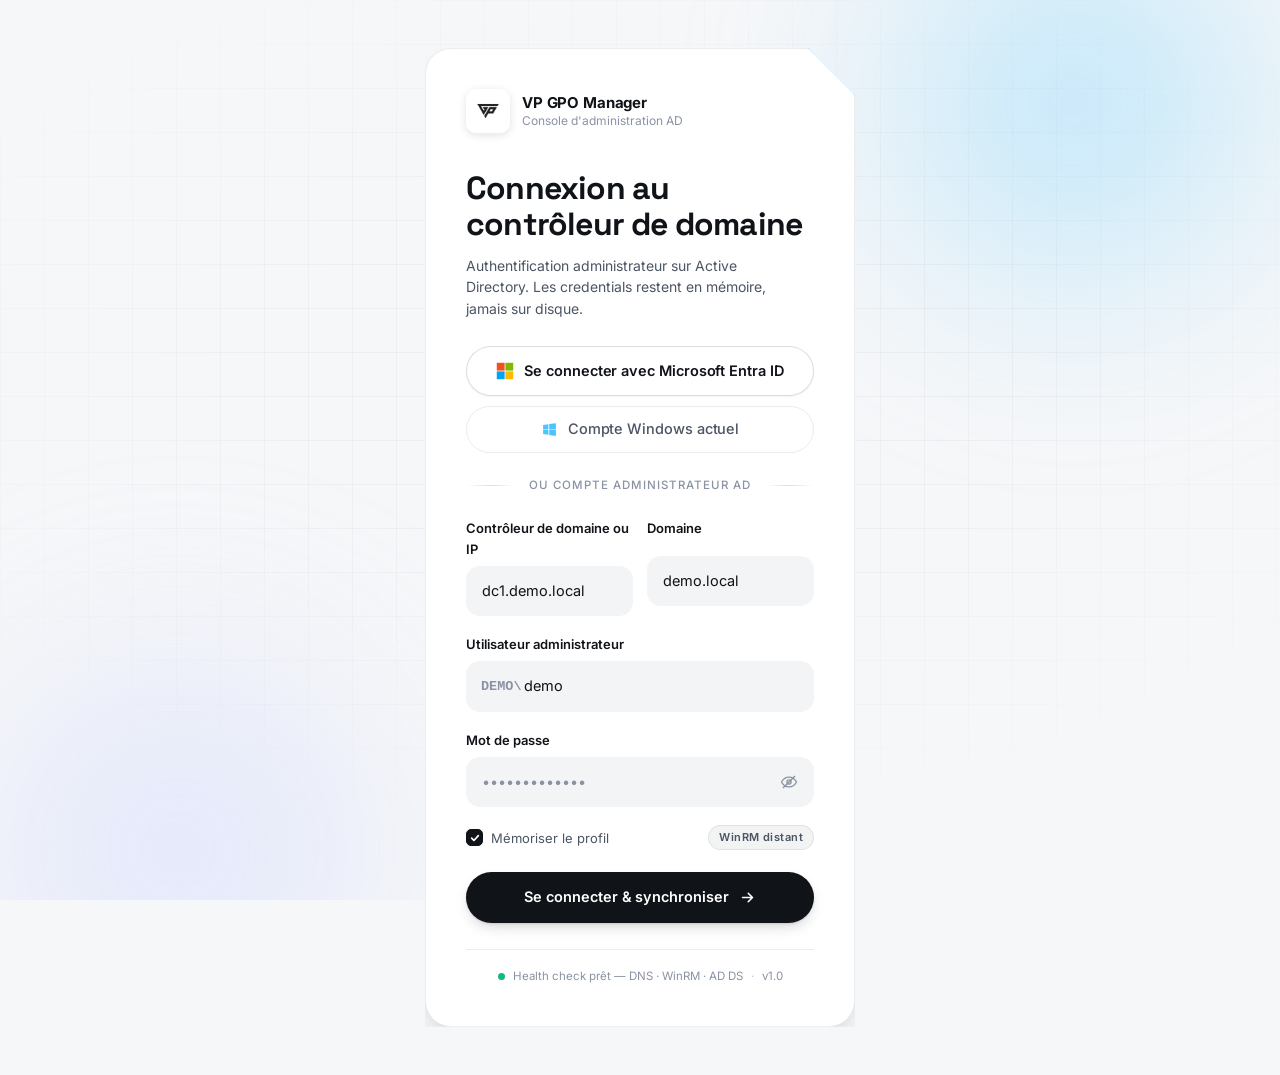
<file: docs/design-login-pro/index.html>
<!DOCTYPE html>
<html lang="fr">
<head>
  <meta charset="UTF-8" />
  <meta name="viewport" content="width=device-width, initial-scale=1.0" />
  <title>VP — Connexion · GPO Manager</title>
  <meta name="description" content="Portail d'administration centralisée des GPO et de l'Active Directory." />
  <link rel="icon" type="image/jpeg" href="assets/logo.jpg" />
  <link rel="preconnect" href="https://fonts.googleapis.com" />
  <link rel="preconnect" href="https://fonts.gstatic.com" crossorigin />
  <link href="https://fonts.googleapis.com/css2?family=Inter:wght@400;500;600;700&family=Space+Grotesk:wght@500;600;700&display=swap" rel="stylesheet" />
  <link rel="stylesheet" href="styles.css" />
</head>
<body>
  <div class="ambient" aria-hidden="true">
    <div class="ambient__glow ambient__glow--a"></div>
    <div class="ambient__glow ambient__glow--b"></div>
    <div class="ambient__grid"></div>
  </div>

  <main class="stage">
    <div class="tilt" id="tilt">
      <section class="card" aria-labelledby="login-title">
        <header class="card__header">
          <img class="card__logo" src="assets/logo.jpg" alt="Logo VP" width="44" height="44" />
          <div class="card__brand">
            <span class="card__brand-name">VP&nbsp;GPO&nbsp;Manager</span>
            <span class="card__brand-tag">Console d'administration AD</span>
          </div>
        </header>

        <!-- ═══════════ ÉTAPE 1 · CONNEXION ═══════════ -->
        <div class="card__body" id="pane-login">
          <h1 id="login-title" class="headline">Connexion au<br />contrôleur de domaine</h1>
          <p class="subline">
            Authentification administrateur sur Active Directory.
            Les credentials restent en mémoire, jamais sur disque.
          </p>

          <div class="sso">
            <button type="button" class="btn btn--sso" data-provider="entra">
              <svg class="ico" viewBox="0 0 23 23" width="18" height="18" aria-hidden="true">
                <path fill="#f25022" d="M1 1h10v10H1z"/>
                <path fill="#7fba00" d="M12 1h10v10H12z"/>
                <path fill="#00a4ef" d="M1 12h10v10H1z"/>
                <path fill="#ffb900" d="M12 12h10v10H12z"/>
              </svg>
              <span>Se connecter avec Microsoft&nbsp;Entra&nbsp;ID</span>
            </button>
            <button type="button" class="btn btn--ghost" data-provider="windows">
              <svg class="ico" viewBox="0 0 24 24" width="17" height="17" aria-hidden="true">
                <path fill="#4CC2FF" d="M3 5.6 10.4 4.5v7.1H3zM10.4 12.4v7.1L3 18.4v-6zM11.6 4.3 21 3v8.6h-9.4zM21 12.4V21l-9.4-1.3v-7.3z"/>
              </svg>
              <span>Compte Windows actuel</span>
            </button>
          </div>

          <div class="divider" role="separator">
            <span>ou compte administrateur AD</span>
          </div>

          <form id="login-form" class="form" novalidate>
            <div class="field-grid">
              <div class="field">
                <label for="dc">Contrôleur de domaine ou IP</label>
                <div class="control">
                  <input id="dc" name="dc" type="text" value="dc1.demo.local"
                         placeholder="dc1.demo.local ou 192.168.1.10" spellcheck="false" autocomplete="off" required />
                </div>
                <p class="error" id="dc-error" hidden></p>
              </div>
              <div class="field">
                <label for="domain">Domaine</label>
                <div class="control">
                  <input id="domain" name="domain" type="text" value="demo.local"
                         placeholder="demo.local" spellcheck="false" autocomplete="off" required />
                </div>
                <p class="error" id="domain-error" hidden></p>
              </div>
            </div>

            <div class="field">
              <label for="user">Utilisateur administrateur</label>
              <div class="control control--prefixed">
                <span class="prefix" id="user-prefix" aria-hidden="true">DEMO\</span>
                <input id="user" name="user" type="text" value="demo"
                       placeholder="demo" spellcheck="false" autocomplete="username" required
                       style="--prefix-w: 62px" />
              </div>
              <p class="error" id="user-error" hidden></p>
            </div>

            <div class="field">
              <label for="password">Mot de passe</label>
              <div class="control">
                <input id="password" name="password" type="password" placeholder="•••••••••••••"
                       autocomplete="current-password" required minlength="4" />
                <button type="button" class="reveal" id="reveal" aria-label="Afficher le mot de passe" aria-pressed="false">
                  <svg viewBox="0 0 24 24" width="18" height="18" fill="none" stroke="currentColor" stroke-width="1.8" aria-hidden="true">
                    <path d="M2 12s3.6-6.5 10-6.5S22 12 22 12s-3.6 6.5-10 6.5S2 12 2 12Z"/>
                    <circle cx="12" cy="12" r="2.8"/>
                    <path class="reveal__slash" d="M4 20 20 4" hidden/>
                  </svg>
                </button>
              </div>
              <p class="error" id="password-error" hidden></p>
            </div>

            <div class="form__options">
              <label class="check">
                <input type="checkbox" name="remember" id="remember" checked />
                <span class="check__box" aria-hidden="true">
                  <svg viewBox="0 0 12 12" width="10" height="10"><path d="M2 6.2 4.7 9 10 3.2" fill="none" stroke="currentColor" stroke-width="2" stroke-linecap="round" stroke-linejoin="round"/></svg>
                </span>
                <span>Mémoriser le profil</span>
              </label>
              <span class="mode-chip" id="mode-chip" title="Voie d'exécution retenue après health check">WinRM distant</span>
            </div>

            <button type="submit" class="btn btn--primary" id="submit">
              <span class="btn__label">Se connecter &amp; synchroniser</span>
              <span class="btn__spinner" aria-hidden="true"></span>
              <svg class="btn__arrow" viewBox="0 0 24 24" width="17" height="17" fill="none" stroke="currentColor" stroke-width="2.2" stroke-linecap="round" stroke-linejoin="round" aria-hidden="true">
                <path d="M5 12h13M13 6l6 6-6 6"/>
              </svg>
            </button>
          </form>
        </div>

        <!-- ═══════════ ÉTAPE 2 · HEALTH CHECK + SYNCHRONISATION ═══════════ -->
        <div class="card__body" id="pane-sync" hidden>
          <h2 class="headline headline--sm">Synchronisation<br />de l'environnement</h2>
          <p class="subline">
            <span id="sync-target">demo.local</span> · profil <strong id="sync-user">DEMO\d</strong>
          </p>

          <ol class="steps" id="steps" aria-live="polite">
            <li class="step" data-step="dns">
              <span class="step__icon" aria-hidden="true"></span>
              <span class="step__label">Résolution DNS du contrôleur <code>dc1.demo.local</code></span>
              <span class="step__meta"></span>
            </li>
            <li class="step" data-step="winrm">
              <span class="step__icon" aria-hidden="true"></span>
              <span class="step__label">Test WinRM (<code>Test-WSMan</code>)</span>
              <span class="step__meta"></span>
            </li>
            <li class="step" data-step="auth">
              <span class="step__icon" aria-hidden="true"></span>
              <span class="step__label">Authentification de l'administrateur</span>
              <span class="step__meta"></span>
            </li>
            <li class="step" data-step="ou">
              <span class="step__icon" aria-hidden="true"></span>
              <span class="step__label">Import de l'arborescence des OU</span>
              <span class="step__meta"></span>
            </li>
            <li class="step" data-step="users">
              <span class="step__icon" aria-hidden="true"></span>
              <span class="step__label">Synchronisation des utilisateurs &amp; ordinateurs</span>
              <span class="step__meta"></span>
            </li>
            <li class="step" data-step="gpo">
              <span class="step__icon" aria-hidden="true"></span>
              <span class="step__label">Inventaire des GPO liées (ordre &amp; activation)</span>
              <span class="step__meta"></span>
            </li>
            <li class="step" data-step="cache">
              <span class="step__icon" aria-hidden="true"></span>
              <span class="step__label">Instantané local horodaté</span>
              <span class="step__meta"></span>
            </li>
          </ol>

          <div class="progress" role="progressbar" aria-valuemin="0" aria-valuemax="100" aria-valuenow="0" id="progress">
            <div class="progress__bar" id="progress-bar"></div>
          </div>
        </div>

        <!-- ═══════════ ÉTAPE 3 · SUCCÈS ═══════════ -->
        <div class="card__body" id="pane-done" hidden>
          <div class="done">
            <div class="done__badge" aria-hidden="true">
              <svg viewBox="0 0 24 24" width="30" height="30" fill="none" stroke="currentColor" stroke-width="2.4" stroke-linecap="round" stroke-linejoin="round">
                <path d="M4.5 12.5 10 18 19.5 7"/>
              </svg>
            </div>
            <h2 class="headline headline--sm">Connecté à <span class="mono">demo.local</span></h2>
            <p class="subline subline--center">
              Données synchronisées — AD DS reste la source de vérité.
            </p>

            <div class="stats" id="stats">
              <div class="stat"><strong data-count="13">0</strong><span>Unités d'organisation</span></div>
              <div class="stat"><strong data-count="248">0</strong><span>Utilisateurs</span></div>
              <div class="stat"><strong data-count="312">0</strong><span>Ordinateurs</span></div>
              <div class="stat"><strong data-count="37">0</strong><span>GPO liées</span></div>
            </div>

            <button type="button" class="btn btn--primary" id="goto-dash">
              <span class="btn__label">Ouvrir le tableau de bord</span>
              <svg class="btn__arrow" viewBox="0 0 24 24" width="17" height="17" fill="none" stroke="currentColor" stroke-width="2.2" stroke-linecap="round" stroke-linejoin="round" aria-hidden="true">
                <path d="M5 12h13M13 6l6 6-6 6"/>
              </svg>
            </button>
            <button type="button" class="btn btn--ghost" id="logout">Revenir au formulaire</button>
          </div>
        </div>

        <footer class="card__footer">
          <span class="pulse" aria-hidden="true"></span>
          <span id="footer-status">Health check prêt — DNS · WinRM · AD DS</span>
          <span class="sep">·</span>
          <span>v1.0</span>
        </footer>
      </section>
    </div>
  </main>

  <script src="app.js"></script>
</body>
</html>
</file>
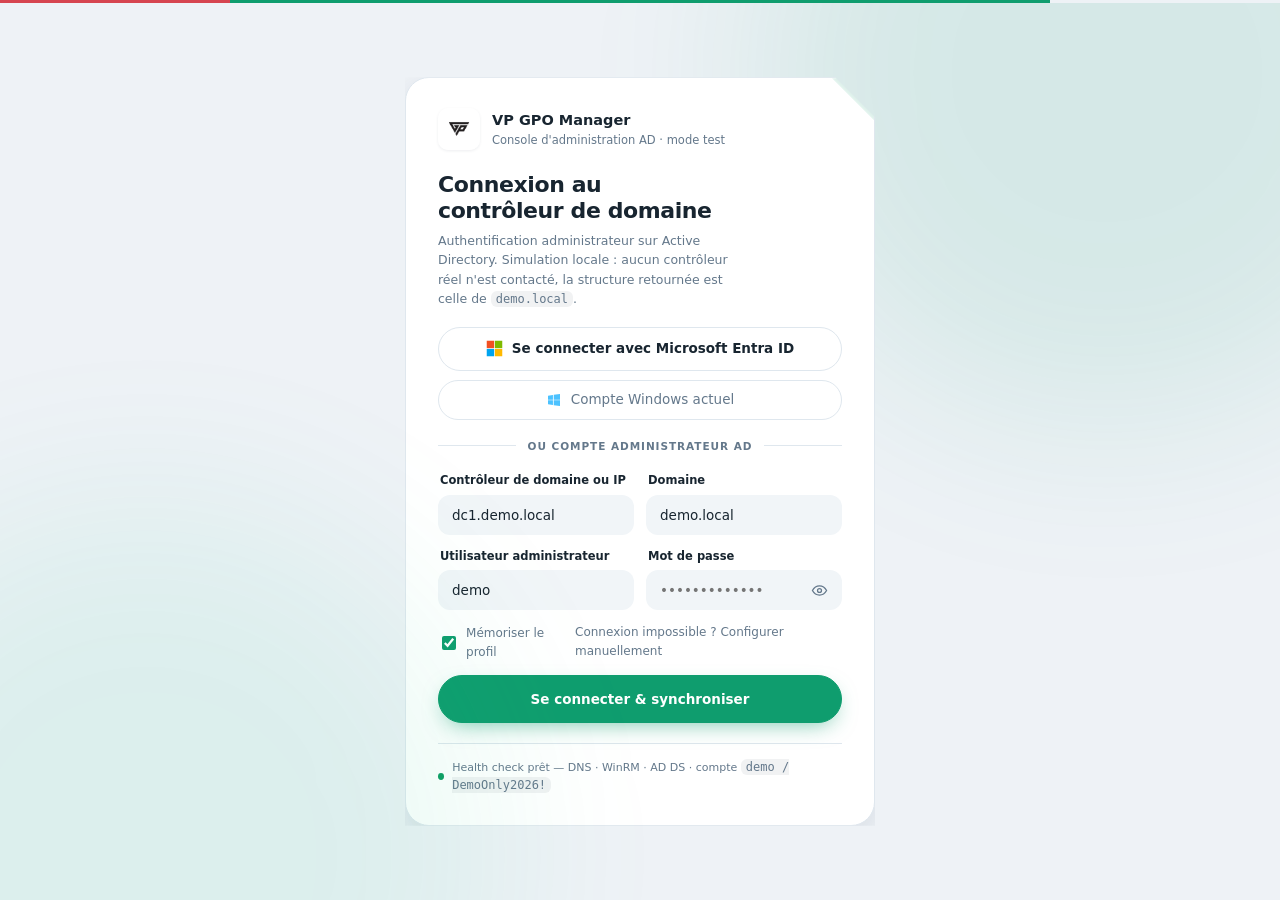
<file: docs/preview.html>
<!doctype html>
<html lang="fr">
<head>
<meta charset="utf-8">
<meta name="viewport" content="width=device-width,initial-scale=1">
<title>ADOps GPO Manager — Nouveau flux : synchronisation, départements, test réel (2 sessions), CRUD</title>
<style>
/* =====================================================================
   ADOps GPO MANAGER — Thème clair par défaut (inspiration dashboard moderne)
   Bascule via [data-theme="light" | "dark"] sur <html>, accent via --accent.
   ===================================================================== */
:root{
  color-scheme:light;
  --accent:#0ea56e;            /* émeraude par défaut */
  --accent2:#17c98b;
  --bg:#eef2f6;--side:#ffffff;--panel:#ffffff;--panel2:#f7fafc;--inset:#f1f5f8;
  --input:#ffffff;--line:#dfe7ee;--line-soft:#e7edf3;
  --ink:#182530;--muted:#64788b;--nav:#eef4f6;
  --thead:#f6f9fb;--toolbar:#fffffff2;--modalback:#0b1c28b8;
  --card-grad:linear-gradient(150deg,#ffffff,#f7fafc);
  --console:#0e1a24;--console-ink:#c9e3e0;
  --shadow:0 10px 30px rgba(23,43,66,.10);--shadow-sm:0 1px 3px rgba(23,43,66,.08);
  --green:#0f9d63;--red:#d64550;--amber:#b4740c;
  --topline:linear-gradient(90deg,var(--red) 0 18%,var(--accent) 18% 82%,transparent 82%);
}
[data-theme="dark"]{
  color-scheme:dark;
  --accent:#2fe0a8;--accent2:#5cf0c4;
  --bg:#0b1119;--side:#101923;--panel:#151f2a;--panel2:#101822;--inset:#0d151e;
  --input:#0d151e;--line:#2a3b47;--line-soft:#2a3b4766;
  --ink:#eaf4f5;--muted:#a4b6bf;--nav:#1b2c38;
  --thead:#0d151e;--toolbar:#0b1119e8;--modalback:#040710cc;
  --card-grad:linear-gradient(150deg,#151f2a,#101923);
  --console:#070c12;--console-ink:#c9e3e0;
  --shadow:0 18px 50px #0006;--shadow-sm:0 2px 12px #0003;
  --green:#61d5a0;--red:#ff777d;--amber:#ffc66d;
}
*{box-sizing:border-box}
body{margin:0;background:var(--bg);color:var(--ink);font:14px/1.55 'Segoe UI',Inter,system-ui,sans-serif;transition:background .25s,color .25s}
.topline{height:3px;background:var(--topline)}
h1{font-size:24px;line-height:1.2;margin:0;letter-spacing:-.4px}
h2{font-size:15px;margin:0 0 10px}
h3{font-size:13.5px;margin:0 0 6px}
.muted,small,.caption{color:var(--muted)}
.tag{display:inline-block;color:var(--accent);font-size:10px;letter-spacing:1.2px;font-weight:700}
.eyebrow{font-size:10px;letter-spacing:1.3px;color:var(--muted);font-weight:700}
.hidden{display:none!important}
code{background:color-mix(in srgb,var(--ink) 6%,transparent);border-radius:6px;padding:1px 5px;font-size:12px}

/* ---------- boutons / champs ---------- */
.btn{display:inline-flex;align-items:center;justify-content:center;gap:8px;min-height:38px;padding:8px 14px;border-radius:10px;border:1px solid var(--line);background:var(--panel);color:var(--ink);font:600 13px/1.2 'Segoe UI',system-ui,sans-serif;cursor:pointer;transition:.15s;box-shadow:var(--shadow-sm)}
.btn:hover{border-color:var(--accent);color:var(--accent)}
.btn.primary{background:var(--accent);border-color:var(--accent);color:#fff}
.btn.primary:hover{background:var(--accent2);color:#fff}
.btn.danger{border-color:color-mix(in srgb,var(--red) 40%,transparent);color:var(--red)}
.btn.danger:hover{border-color:var(--red);color:var(--red)}
.btn.small{min-height:30px;padding:4px 10px;font-size:12px}
.btn:disabled{opacity:.4;cursor:not-allowed}
.input,select,textarea{width:100%;min-height:38px;border:1px solid var(--line);background:var(--input);border-radius:10px;padding:8px 11px;color:var(--ink);font:inherit;outline:none;transition:border .15s}
textarea{min-height:70px;resize:vertical;font-family:Consolas,monospace;font-size:12.5px}
[data-theme="dark"] textarea{background:var(--inset)}
.input:focus,select:focus,textarea:focus{outline:2px solid color-mix(in srgb,var(--accent) 45%,transparent);outline-offset:1px}
.field{display:grid;gap:6px;margin:10px 0}
.field label{font-size:11px;font-weight:700;color:var(--muted);letter-spacing:.4px}
.hint{font-size:11px;color:var(--muted)}
.searchbox{display:flex;align-items:center;gap:8px;border:1px solid var(--line);background:var(--input);border-radius:999px;padding:8px 14px;min-height:38px;flex:1;max-width:420px}
.searchbox input{border:0;outline:0;background:transparent;color:var(--ink);font:inherit;width:100%}
.searchbox .si{color:var(--muted);font-size:13px}

/* ---------- pilules / badges ---------- */
.pill{display:inline-flex;align-items:center;gap:5px;border-radius:30px;padding:2px 9px;font-size:11px;font-weight:650;border:1px solid color-mix(in srgb,var(--green) 27%,transparent);color:var(--green);background:color-mix(in srgb,var(--green) 6%,transparent);white-space:nowrap}
.pill.warn{color:var(--amber);border-color:color-mix(in srgb,var(--amber) 27%,transparent);background:color-mix(in srgb,var(--amber) 5%,transparent)}
.pill.red{color:var(--red);border-color:color-mix(in srgb,var(--red) 27%,transparent);background:color-mix(in srgb,var(--red) 5%,transparent)}
.pill.cyan{color:var(--accent);border-color:color-mix(in srgb,var(--accent) 27%,transparent);background:color-mix(in srgb,var(--accent) 6%,transparent)}
.pill.grey{color:var(--muted);border-color:color-mix(in srgb,var(--muted) 20%,transparent);background:color-mix(in srgb,var(--muted) 5%,transparent)}
.dot{width:7px;height:7px;border-radius:50%;background:currentColor;display:inline-block}

/* ---------- structure ---------- */
.shell{display:grid;grid-template-columns:258px minmax(0,1fr);min-height:calc(100vh - 3px)}
aside{background:var(--side);border-right:1px solid var(--line);padding:20px 13px;display:flex;flex-direction:column;gap:14px;position:sticky;top:0;height:100vh;overflow:auto}
.brand{display:flex;align-items:center;gap:11px;padding:0 8px 14px;border-bottom:1px solid var(--line)}
.brandmark{width:36px;height:36px;flex:none;border:1px solid color-mix(in srgb,var(--accent) 45%,transparent);border-radius:11px;color:var(--accent);display:grid;place-items:center;font-weight:800;font-size:15px;box-shadow:0 0 18px color-mix(in srgb,var(--accent) 14%,transparent)}
.nav{display:grid;gap:3px}
.nav .group{padding:12px 10px 4px}
.nav button{min-height:40px;border:1px solid transparent;background:transparent;border-radius:10px;color:var(--muted);text-align:left;padding:8px 10px;font:inherit;cursor:pointer;display:flex;gap:10px;align-items:center;width:100%}
.nav button:hover{background:var(--nav);color:var(--ink)}
.nav button.active{background:var(--accent);color:#fff;font-weight:600}
.nav button.active .num,.nav button.active .count,.nav button.active caption{background:#ffffff2b;color:#fff}
.nav .num{flex:none;width:22px;height:22px;border-radius:7px;background:color-mix(in srgb,var(--accent) 12%,transparent);color:var(--accent);display:grid;place-items:center;font-weight:700;font-size:12px}
.nav .count{margin-left:auto;background:color-mix(in srgb,var(--accent) 14%,transparent);color:var(--accent);border-radius:20px;font-size:10.5px;font-weight:700;padding:1px 8px}
.conn{margin-top:auto;padding:13px;background:var(--panel2);border:1px solid var(--line);border-radius:12px;font-size:12px}
.conn strong{display:block;margin:4px 0}
.status{display:inline-flex;align-items:center;gap:7px;color:var(--green);font-size:11.5px}
.main{min-width:0;display:flex;flex-direction:column}
.toolbar{min-height:58px;border-bottom:1px solid var(--line);display:flex;justify-content:space-between;align-items:center;gap:14px;padding:10px 26px;background:var(--toolbar);position:sticky;top:0;z-index:5;backdrop-filter:blur(12px)}
.crumb{font-size:12px;color:var(--muted)}
.toolbar-right{display:flex;align-items:center;gap:12px;flex-wrap:wrap}
.badge-test{border:1px dashed color-mix(in srgb,var(--amber) 40%,transparent);color:var(--amber);border-radius:8px;padding:4px 10px;font-size:11px;font-weight:700;letter-spacing:.6px}
.userchip{display:flex;align-items:center;gap:9px;border:1px solid var(--line);background:var(--panel);border-radius:999px;padding:4px 12px 4px 4px;box-shadow:var(--shadow-sm)}
.userchip .av{width:28px;height:28px;border-radius:50%;background:var(--accent);color:#fff;display:grid;place-items:center;font-weight:800;font-size:12px}
.content{max-width:1460px;width:100%;margin:0 auto;padding:26px 28px 70px}
.page{display:none;animation:enter .18s ease-out}
.page.active{display:block}
@keyframes enter{from{opacity:.4;transform:translateY(4px)}to{opacity:1;transform:none}}
.subtitle{color:var(--muted);margin:7px 0 20px;max-width:860px}
.row{display:flex;align-items:center;justify-content:space-between;gap:12px;flex-wrap:wrap}
.grid{display:grid;gap:13px}
.g2{grid-template-columns:repeat(2,minmax(0,1fr))}
.g3{grid-template-columns:repeat(3,minmax(0,1fr))}
.g4{grid-template-columns:repeat(4,minmax(0,1fr))}
.card{background:var(--panel);border:1px solid var(--line);border-radius:14px;padding:17px;box-shadow:var(--shadow-sm);transition:box-shadow .2s}
.card:hover{box-shadow:var(--shadow)}
.card+.card{margin-top:12px}
.metric{font-size:24px;font-weight:700;margin:6px 0 2px}
.metric.cyan{color:var(--accent)}.metric.green{color:var(--green)}.metric.red{color:var(--red)}.metric.amber{color:var(--amber)}
.label{font-size:10px;font-weight:700;letter-spacing:1px;color:var(--muted)}
.notice{border:1px solid color-mix(in srgb,var(--accent) 27%,transparent);border-left:3px solid var(--accent);border-radius:10px;background:color-mix(in srgb,var(--accent) 4%,transparent);padding:11px 14px;margin:10px 0;font-size:13px}
.notice.warn{border-color:color-mix(in srgb,var(--amber) 27%,transparent);border-left-color:var(--amber);background:color-mix(in srgb,var(--amber) 4%,transparent)}
.notice.error{border-color:color-mix(in srgb,var(--red) 27%,transparent);border-left-color:var(--red);background:color-mix(in srgb,var(--red) 4%,transparent)}
.steps{display:flex;gap:10px;flex-wrap:wrap;margin-bottom:16px}
.stepchip{display:flex;gap:9px;align-items:center;border:1px solid var(--line);border-radius:10px;padding:8px 13px;color:var(--muted);background:var(--panel);font-size:12.5px;cursor:default}
.stepchip .num{width:22px;height:22px;border-radius:7px;background:color-mix(in srgb,var(--accent) 12%,transparent);color:var(--accent);display:grid;place-items:center;font-weight:700;font-size:12px}
.stepchip.done{color:var(--green);border-color:color-mix(in srgb,var(--green) 27%,transparent)}
.stepchip.done .num{background:color-mix(in srgb,var(--green) 12%,transparent);color:var(--green)}
.stepchip.current{color:var(--ink);border-color:color-mix(in srgb,var(--accent) 40%,transparent);box-shadow:0 0 0 1px color-mix(in srgb,var(--accent) 20%,transparent)}

/* ---------- tables ---------- */
.tablewrap{overflow:auto;border:1px solid var(--line);border-radius:12px}
table{width:100%;border-collapse:collapse;font-size:12.5px}
th{text-align:left;color:var(--muted);font-size:10px;letter-spacing:.6px;text-transform:uppercase;background:var(--thead);padding:10px;border-bottom:1px solid var(--line);white-space:nowrap}
td{padding:10px;border-bottom:1px solid var(--line-soft);vertical-align:middle}
tbody tr:last-child td{border-bottom:0}
tbody tr:hover{background:color-mix(in srgb,var(--accent) 3%,transparent)}
tr.offline td{opacity:.55}
tr.dc-row td{opacity:.6}
input[type=checkbox]{width:16px;height:16px;accent-color:var(--accent);cursor:pointer}
tr.selectable{cursor:pointer}

/* ---------- cartes GPO ---------- */
.gpogrid{display:grid;grid-template-columns:repeat(2,minmax(0,1fr));gap:12px}
.gpoc{border:1px solid var(--line);border-radius:12px;background:var(--panel);padding:14px;cursor:pointer;transition:.15s;display:flex;flex-direction:column;gap:7px;box-shadow:var(--shadow-sm)}
.gpoc:hover{border-color:color-mix(in srgb,var(--accent) 40%,transparent);box-shadow:var(--shadow)}
.gpoc.sel{border-color:var(--accent);background:color-mix(in srgb,var(--accent) 5%,var(--panel));box-shadow:0 0 0 1px color-mix(in srgb,var(--accent) 22%,transparent)}
.gpoc .top{display:flex;gap:10px;align-items:flex-start}
.gpoc h3{flex:1}
.gpoc p{margin:0;font-size:12px;color:var(--muted)}
.filters{display:flex;gap:7px;flex-wrap:wrap;margin:12px 0}
.chip{border:1px solid var(--line);background:var(--panel);color:var(--muted);border-radius:20px;padding:5px 12px;font-size:12px;cursor:pointer}
.chip.on{border-color:var(--accent);color:var(--accent);background:color-mix(in srgb,var(--accent) 6%,transparent)}

/* ---------- paramètres ---------- */
.param{display:grid;gap:6px;padding:11px 0;border-top:1px solid var(--line-soft)}
.param:first-of-type{border-top:0}
.param .plabel{font-weight:600;font-size:13px}
.switch{display:flex;gap:10px;align-items:center;cursor:pointer;user-select:none}
.switch input{width:17px;height:17px}
/* onglets du module Paramètres */
.settabs{display:grid;grid-template-columns:repeat(6,minmax(0,1fr));gap:8px;margin:16px 0 18px}
.settab{border:1px solid var(--line);background:var(--panel);border-radius:11px;min-height:56px;padding:8px 10px;font:600 12px/1.35 'Segoe UI',system-ui,sans-serif;cursor:pointer;color:var(--muted);display:grid;gap:3px;justify-items:start;text-align:left;box-shadow:var(--shadow-sm)}
.settab:hover{border-color:color-mix(in srgb,var(--accent) 40%,transparent);color:var(--ink)}
.settab.on{border-color:var(--accent);color:var(--accent);background:color-mix(in srgb,var(--accent) 5%,var(--panel));box-shadow:0 0 0 1px color-mix(in srgb,var(--accent) 22%,transparent)}
.settab .ic{font-size:15px}
.accrow{display:flex;gap:10px;flex-wrap:wrap}
.accopt{width:34px;height:34px;border-radius:10px;border:2px solid transparent;cursor:pointer;display:grid;place-items:center;color:#fff;font-weight:800}
.accopt.on{border-color:var(--ink);box-shadow:0 0 0 2px color-mix(in srgb,var(--ink) 15%,transparent)}

/* ---------- console de déploiement ---------- */
.console{background:var(--console);border:1px solid var(--line);border-radius:10px;padding:14px 16px;font:12.3px/1.7 Consolas,'Cascadia Mono',monospace;color:var(--console-ink);max-height:340px;overflow:auto;white-space:pre-wrap;word-break:break-all}
.console .ok{color:var(--green)}.console .err{color:var(--red)}.console .warn{color:var(--amber)}.console .info{color:var(--accent2)}
.progress{height:7px;background:var(--inset);border-radius:9px;overflow:hidden;margin:10px 0}
.progress span{display:block;height:100%;width:0;background:linear-gradient(90deg,var(--accent),var(--accent2));border-radius:inherit;transition:width .3s}

/* ---------- console client ---------- */
.tabs{display:flex;gap:4px;border-bottom:1px solid var(--line);margin:14px 0 12px;flex-wrap:wrap}
.tabs button{border:0;border-bottom:2px solid transparent;background:none;color:var(--muted);padding:9px 12px;cursor:pointer;font:inherit;font-size:13px}
.tabs button.active{border-color:var(--accent);color:var(--accent);font-weight:600}
.regkey{margin:10px 0 4px;font:12px Consolas,monospace;color:var(--accent);word-break:break-all}
.regval{display:grid;grid-template-columns:190px 110px 1fr;gap:10px;font:12.3px Consolas,monospace;padding:5px 10px;border:1px solid var(--line-soft);border-top:0;background:var(--inset)}
.regval:first-of-type{border-top:1px solid var(--line-soft);border-radius:7px 7px 0 0}
.regval:last-child{border-radius:0 0 7px 7px}
.regval .nm{color:var(--ink)}
.regval .tp{color:var(--muted)}
.regval.pending{opacity:.5}
pre.rsop{background:var(--console);border:1px solid var(--line);border-radius:10px;padding:14px 16px;font:12.3px/1.65 Consolas,monospace;color:var(--console-ink);overflow:auto;white-space:pre-wrap;margin:0}
.effect{display:flex;gap:9px;align-items:flex-start;padding:7px 0;border-top:1px solid var(--line-soft);font-size:12.8px}
.effect:first-of-type{border-top:0}
.effect .ic{flex:none;width:20px;height:20px;border-radius:6px;display:grid;place-items:center;font-size:11px;font-weight:800}
.effect.block .ic{background:color-mix(in srgb,var(--red) 10%,transparent);color:var(--red)}
.effect.ok .ic{background:color-mix(in srgb,var(--green) 10%,transparent);color:var(--green)}
.effect.info .ic{background:color-mix(in srgb,var(--accent) 10%,transparent);color:var(--accent)}
.mchips{display:flex;gap:8px;flex-wrap:wrap;margin:12px 0}
.mchip{border:1px solid var(--line);background:var(--panel);border-radius:10px;padding:8px 13px;cursor:pointer;display:grid;gap:2px;text-align:left}
.mchip b{font-size:13px}
.mchip.on{border-color:var(--accent);box-shadow:0 0 0 1px color-mix(in srgb,var(--accent) 20%,transparent)}
.mchip .sub{font-size:11px;color:var(--muted)}

/* ---------- modal / toast / écrans pleins ---------- */
.modalback{position:fixed;inset:0;background:var(--modalback);display:none;place-items:center;z-index:50;padding:20px}
.modalback.open{display:grid}
.modal{width:min(620px,100%);max-height:86vh;overflow:auto;background:var(--card-grad);border:1px solid var(--line);border-radius:16px;box-shadow:var(--shadow);padding:22px}
.modal ul{margin:8px 0;padding-left:20px}
.toast{position:fixed;right:22px;bottom:22px;background:var(--panel);border:1px solid color-mix(in srgb,var(--accent) 40%,transparent);color:var(--ink);border-radius:10px;padding:12px 16px;display:none;z-index:60;box-shadow:var(--shadow);max-width:420px;font-size:13px}
.toast.err{border-color:color-mix(in srgb,var(--red) 55%,transparent)}
.hcstep{display:flex;gap:10px;align-items:center;padding:6px 0;font-size:13px}
.hcstep .ic{width:22px;height:22px;flex:none;border-radius:7px;display:grid;place-items:center;font-weight:800;background:color-mix(in srgb,var(--accent) 12%,transparent);color:var(--accent)}
.hcstep.ok .ic{background:color-mix(in srgb,var(--green) 12%,transparent);color:var(--green)}
.hcstep.fail .ic{background:color-mix(in srgb,var(--red) 12%,transparent);color:var(--red)}
.spin{width:14px;height:14px;border:2px solid color-mix(in srgb,var(--accent) 20%,transparent);border-top-color:var(--accent);border-radius:50%;animation:sp 1s linear infinite}
@keyframes sp{to{transform:rotate(360deg)}}

/* ---------- écran de synchronisation ---------- */
.syncitem{display:flex;gap:10px;align-items:center;padding:5px 0;font-size:13px}
.syncitem .ic{width:22px;height:22px;flex:none;border-radius:7px;display:grid;place-items:center;font-weight:800;background:color-mix(in srgb,var(--accent) 12%,transparent);color:var(--accent);font-size:11px}
.syncitem.ok .ic{background:color-mix(in srgb,var(--green) 12%,transparent);color:var(--green)}

/* ---------- Écran de connexion VP (design-login-pro intégré) ---------- */
.lg-wrap{min-height:calc(100vh - 3px);display:grid;place-items:center;padding:30px 16px;position:relative;overflow:hidden}
.lg-wrap::before,.lg-wrap::after{content:"";position:absolute;width:55vmax;height:55vmax;border-radius:50%;filter:blur(90px);pointer-events:none;opacity:.5}
.lg-wrap::before{top:-22vmax;right:-14vmax;background:color-mix(in srgb,var(--accent) 22%,transparent)}
.lg-wrap::after{bottom:-24vmax;left:-16vmax;background:color-mix(in srgb,var(--accent2) 16%,transparent)}
.lg-card{position:relative;width:min(470px,100%);background:var(--panel);border:1px solid var(--line);border-radius:24px;box-shadow:var(--shadow);padding:30px 32px;clip-path:polygon(0 0,calc(100% - 40px) 0,100% 40px,100% 100%,0 100%);animation:lg-rise .6s cubic-bezier(.22,1,.36,1) both}
.lg-card::before{content:"";position:absolute;top:0;right:0;width:42px;height:42px;background:linear-gradient(225deg,color-mix(in srgb,var(--accent) 55%,transparent),transparent 62%);clip-path:polygon(100% 0,0 0,100% 100%)}
@keyframes lg-rise{from{opacity:0;transform:translateY(18px) scale(.99)}to{opacity:1;transform:none}}
.lg-head{display:flex;align-items:center;gap:12px;margin-bottom:22px}
.lg-head img{width:42px;height:42px;border-radius:10px;box-shadow:var(--shadow-sm)}
.lg-head b{font-size:14.5px}
.lg-head small{display:block;color:var(--muted);font-size:11.5px;font-weight:400}
.lg-h1{font-size:22px;letter-spacing:-.4px;margin:0 0 8px;line-height:1.15}
.lg-sub{color:var(--muted);font-size:12.5px;margin:0 0 18px;max-width:38ch}
.lg-sso{display:grid;gap:9px}
.lg-btn{display:inline-flex;align-items:center;justify-content:center;gap:9px;width:100%;min-height:44px;padding:10px 16px;border-radius:999px;border:1px solid var(--line);background:var(--panel);color:var(--ink);font:600 13.5px/1.2 'Segoe UI',system-ui,sans-serif;cursor:pointer;transition:.18s}
.lg-btn:hover{border-color:var(--accent);color:var(--accent);transform:translateY(-1px)}
.lg-btn.ghost{font-weight:500;color:var(--muted);min-height:40px}
.lg-btn.primary{background:var(--accent);border-color:var(--accent);color:#fff;font-weight:700;min-height:48px;box-shadow:0 8px 22px -8px color-mix(in srgb,var(--accent) 60%,transparent)}
.lg-btn.primary:hover{color:#fff;filter:brightness(1.06)}
.lg-btn:disabled{opacity:.55;cursor:default;transform:none}
.lg-divider{display:flex;align-items:center;gap:12px;margin:18px 0;color:var(--muted);font-size:10.5px;font-weight:700;letter-spacing:.09em;text-transform:uppercase}
.lg-divider::before,.lg-divider::after{content:"";height:1px;flex:1;background:var(--line)}
.lg-form{display:grid;gap:13px}
.lg-grid{display:grid;grid-template-columns:1fr 1fr;gap:12px}
.lg-field label{display:block;font-size:11.5px;font-weight:600;margin:0 0 5px 2px}
.lg-ctl{position:relative}
.lg-ctl input{width:100%;font:13.5px 'Segoe UI',system-ui,sans-serif;color:var(--ink);background:var(--inset);border:1px solid transparent;border-radius:12px;padding:11px 13px;transition:.18s}
.lg-ctl input:hover{background:var(--panel2)}
.lg-ctl input:focus{outline:none;background:var(--input);border-color:var(--accent);box-shadow:0 0 0 3px color-mix(in srgb,var(--accent) 16%,transparent)}
.lg-ctl.has-eye input{padding-right:42px}
.lg-eye{position:absolute;top:50%;right:7px;translate:0 -50%;width:32px;height:32px;border:0;border-radius:8px;background:transparent;color:var(--muted);cursor:pointer;display:grid;place-items:center}
.lg-eye:hover{color:var(--ink);background:var(--inset)}
.lg-err{margin:2px 0 0;font-size:11.5px;color:var(--red)}
.lg-row{display:flex;align-items:center;justify-content:space-between;gap:10px;font-size:12px;color:var(--muted)}
.lg-row label{display:inline-flex;gap:7px;align-items:center;cursor:pointer}
.lg-row a{color:var(--muted);text-decoration:none;border-bottom:1px solid transparent;transition:.15s}
.lg-row a:hover{color:var(--accent);border-bottom-color:var(--accent)}
.lg-foot{display:flex;align-items:center;justify-content:center;gap:8px;margin-top:20px;padding-top:14px;border-top:1px solid var(--line);font-size:11px;color:var(--muted)}
.lg-pulse{width:7px;height:7px;border-radius:50%;background:var(--green);animation:lg-pulse 2.2s infinite}
@keyframes lg-pulse{50%{box-shadow:0 0 0 6px color-mix(in srgb,var(--green) 30%,transparent)}}
.lg-progress{height:5px;border-radius:99px;background:var(--inset);overflow:hidden;margin-top:16px}
.lg-progress>span{display:block;height:100%;width:0;background:linear-gradient(90deg,var(--accent),var(--accent2));transition:width .4s cubic-bezier(.22,1,.36,1)}
.lg-target{font-size:12.5px;color:var(--muted);margin:0 0 12px}
@media (max-width:520px){.lg-grid{grid-template-columns:1fr}.lg-card{padding:24px 20px}}
/* ---------- regroupement par département ---------- */
.dept{margin-top:12px}
.dept h2{margin:0}
.dept .meta{font-size:11.5px;color:var(--muted)}
.dept .tablewrap{border:0;border-top:1px solid var(--line);border-radius:0;margin-top:8px}
.crudbtn{min-height:27px;padding:2px 9px;font-size:11.5px}
/* ---------- boîte de dialogue Windows simulée ---------- */
.winbox{margin-top:10px;border:1px solid color-mix(in srgb,var(--accent) 27%,transparent);border-radius:10px;background:var(--inset);padding:14px 16px;display:flex;gap:12px;align-items:flex-start}
.winbox.block{border-color:color-mix(in srgb,var(--red) 27%,transparent)}
.winbox .icb{flex:none;width:30px;height:30px;border-radius:8px;display:grid;place-items:center;font-weight:800;font-size:14px}
.winbox.block .icb{background:color-mix(in srgb,var(--red) 10%,transparent);color:var(--red)}
.winbox.okb .icb{background:color-mix(in srgb,var(--green) 10%,transparent);color:var(--green)}
.winbox.infob .icb{background:color-mix(in srgb,var(--accent) 10%,transparent);color:var(--accent)}
.winbox .wt{font-weight:700;font-size:13px}
.winbox .wm{font-size:12.5px;color:var(--muted);margin-top:3px}
@media(max-width:1100px){.g4{grid-template-columns:repeat(2,1fr)}.g3{grid-template-columns:repeat(2,1fr)}.gpogrid{grid-template-columns:1fr}.settabs{grid-template-columns:repeat(3,1fr)}}
@media(max-width:860px){.shell{grid-template-columns:1fr}aside{position:static;height:auto}.g2,.g3,.g4{grid-template-columns:1fr}.content{padding:20px 14px 60px}.settabs{grid-template-columns:repeat(2,1fr)}}
@media(prefers-reduced-motion:reduce){*,*::before,*::after{animation-duration:.01ms!important;transition-duration:.01ms!important}}

</style>
</head>
<body>
<div class="topline"></div>

<!-- ============================== ÉCRAN INITIAL : CONNEXION + SYNCHRONISATION ============================== -->
<div id="login-screen">
  <div class="lg-wrap">
    <div class="lg-card">

      <!-- Pane 1 · Connexion -->
      <div id="lg-pane-login">
        <div class="lg-head">
          <img src="design-login-pro/assets/logo.jpg" alt="Logo VP">
          <div><b>VP GPO Manager</b><small>Console d'administration AD · mode test</small></div>
        </div>
        <h1 class="lg-h1">Connexion au<br>contrôleur de domaine</h1>
        <p class="lg-sub">Authentification administrateur sur Active Directory. Simulation locale : aucun contrôleur réel n'est contacté, la structure retournée est celle de <code>demo.local</code>.</p>

        <div class="lg-sso">
          <button type="button" class="lg-btn" id="lg-entra">
            <svg viewBox="0 0 23 23" width="17" height="17" aria-hidden="true"><path fill="#f25022" d="M1 1h10v10H1z"/><path fill="#7fba00" d="M12 1h10v10H12z"/><path fill="#00a4ef" d="M1 12h10v10H1z"/><path fill="#ffb900" d="M12 12h10v10H12z"/></svg>
            <span>Se connecter avec Microsoft Entra ID</span>
          </button>
          <button type="button" class="lg-btn ghost" id="lg-win">
            <svg viewBox="0 0 24 24" width="16" height="16" aria-hidden="true"><path fill="#4CC2FF" d="M3 5.6 10.4 4.5v7.1H3zM10.4 12.4v7.1L3 18.4v-6zM11.6 4.3 21 3v8.6h-9.4zM21 12.4V21l-9.4-1.3v-7.3z"/></svg>
            <span>Compte Windows actuel</span>
          </button>
        </div>

        <div class="lg-divider">ou compte administrateur AD</div>

        <form id="lg-form" class="lg-form" autocomplete="off" novalidate>
          <div class="lg-grid">
            <div class="lg-field">
              <label for="lg-dc">Contrôleur de domaine ou IP</label>
              <div class="lg-ctl"><input id="lg-dc" value="dc1.demo.local" spellcheck="false"></div>
            </div>
            <div class="lg-field">
              <label for="lg-domain">Domaine</label>
              <div class="lg-ctl"><input id="lg-domain" value="demo.local" spellcheck="false"></div>
            </div>
          </div>
          <div class="lg-grid">
            <div class="lg-field">
              <label for="lg-user">Utilisateur administrateur</label>
              <div class="lg-ctl"><input id="lg-user" value="demo" spellcheck="false"></div>
            </div>
            <div class="lg-field">
              <label for="lg-pass">Mot de passe</label>
              <div class="lg-ctl has-eye">
                <input id="lg-pass" type="password" placeholder="•••••••••••••">
                <button type="button" class="lg-eye" id="lg-eye" aria-label="Afficher le mot de passe">
                  <svg viewBox="0 0 24 24" width="17" height="17" fill="none" stroke="currentColor" stroke-width="1.8"><path d="M2 12s3.6-6.5 10-6.5S22 12 22 12s-3.6 6.5-10 6.5S2 12 2 12Z"/><circle cx="12" cy="12" r="2.8"/><path id="lg-eye-slash" d="M4 20 20 4" style="display:none"/></svg>
                </button>
              </div>
            </div>
          </div>
          <p class="lg-err" id="lg-error" hidden></p>
          <div class="lg-row">
            <label><input type="checkbox" id="lg-remember" checked> Mémoriser le profil</label>
            <a href="#" id="btn-manual">Connexion impossible ? Configurer manuellement</a>
          </div>
          <button type="submit" class="lg-btn primary" id="btn-login">Se connecter &amp; synchroniser</button>
        </form>

        <div class="lg-foot"><span class="lg-pulse"></span><span>Health check prêt — DNS · WinRM · AD DS · compte <code>demo / DemoOnly2026!</code></span></div>
      </div>

      <!-- Pane 2 · Synchronisation -->
      <div id="lg-pane-sync" hidden>
        <h1 class="lg-h1" style="font-size:20px">Synchronisation<br>de l'environnement</h1>
        <p class="lg-target"><b id="lg-sync-target">demo.local</b> · profil <b id="lg-sync-user">DEMO\demo</b></p>
        <div id="syncsteps"></div>
        <div class="lg-progress"><span id="lg-prog"></span></div>
      </div>

    </div>
  </div>
</div>

<!-- ============================== APPLICATION ============================== -->
<div id="app" class="hidden">
<div class="shell">
  <aside>
    <div class="brand">
      <div class="brandmark">A</div>
      <div><b>ADOps GPO Manager</b><br><small>Mode test · postes & départements</small></div>
    </div>
    <div class="eyebrow" style="padding:0 10px">FLUX PRINCIPAL</div>
    <nav class="nav">
      <button data-page="machines" class="active"><span class="num">1</span> <span data-i18n="nav.machines">Postes clients par département</span> <span class="count" id="nav-mcount">0</span></button>
      <button data-page="gpos"><span class="num">2</span> <span data-i18n="nav.gpos">GPO à appliquer</span> <span class="count" id="nav-gcount">0</span></button>
      <button data-page="params"><span class="num">3</span> <span data-i18n="nav.params">Paramètres des GPO</span></button>
      <button data-page="deploy"><span class="num">4</span> <span data-i18n="nav.deploy">Appliquer aux machines</span></button>
    </nav>
    <div class="eyebrow" style="padding:0 10px">VÉRIFICATION (COMME AU RÉEL)</div>
    <nav class="nav">
      <button data-page="clients"><span class="num">▣</span> <span data-i18n="nav.clients">Console du poste & test réel</span></button>
      <button data-page="audit"><span class="num">◷</span> <span data-i18n="nav.audit">Journal d’audit</span></button>
    </nav>
    <div class="eyebrow" style="padding:0 10px">APPLICATION</div>
    <nav class="nav">
      <button data-page="settings"><span class="num">⚙</span> <span data-i18n="nav.settings">Paramètres</span></button>
    </nav>
    <div class="conn">
      <div class="eyebrow">SESSION DE TEST</div>
      <strong id="conn-domain">demo.local</strong>
      <span class="status"><span class="dot"></span>Simulation locale · aucun AD contacté</span>
      <div class="caption" style="margin-top:8px">DC : <span id="conn-dc">dc1.demo.local</span></div>
      <div class="caption">Compte : <span id="conn-user">demo</span></div>
    </div>
  </aside>

  <div class="main">
    <header class="toolbar">
      <div class="searchbox" style="max-width:320px"><span class="si">🔍</span>
        <input id="topsearch" type="search" placeholder="Rechercher une GPO, un poste…" aria-label="Recherche globale">
      </div>
      <div class="toolbar-right">
        <span class="badge-test" data-i18n="badge.test">MODE TEST — AUCUNE MACHINE RÉELLE N’EST CONTACTÉE</span>
        <button class="btn small" id="btn-resync" data-i18n="btn.resync">↻ Resynchroniser</button>
        <button class="btn small danger" id="btn-reset" data-i18n="btn.reset">Réinitialiser</button>
        <button class="btn small" id="btn-theme-quick" title="Basculer clair / sombre">🌗</button>
        <div class="userchip"><span class="av">D</span><span><b style="font-size:12px">demo</b><br><small style="font-size:10px">DEMO · détaillant</small></span></div>
      </div>
    </header>

    <main class="content">

      <!-- ========== PAGE 1 : POSTES CLIENTS PAR DÉPARTEMENT (structure AD / serveur de fichiers) + CRUD ========== -->
      <section id="page-machines" class="page active">
        <span class="tag">ÉTAPE 1 · STRUCTURE AD / SERVEUR DE FICHIERS</span>
        <h1 data-i18n="page.m1">Postes clients par département</h1>
        <p class="subtitle">Les machines sont regroupées automatiquement d’après la structure réelle de l’annuaire
        (<code>OU=Finance</code>, <code>OU=Ressources Humaines</code>, …) et les partages du serveur de fichiers.
        Chaque poste dispose d’un menu <strong>CRUD</strong> : Consoler (détail), Modifier, Supprimer / Détacher.</p>
        <div class="row" style="margin-bottom:12px">
          <div>
            <button class="btn small" id="sel-all">Tout sélectionner</button>
            <button class="btn small" id="sel-online">Machines en ligne</button>
            <button class="btn small" id="sel-none">Tout désélectionner</button>
          </div>
          <div>
            <span class="pill cyan" id="selcount">0 machine sélectionnée</span>
            <button class="btn small primary" id="btn-addmachine">＋ Ajouter un poste (manuel)</button>
          </div>
        </div>
        <div id="dept-groups"></div>
        <p class="hint" style="margin-top:10px">Un poste « hors ligne » reste sélectionnable : comme en réel, le déploiement échouera sur lui (machine éteinte) — utile pour tester la gestion d’erreur.</p>
        <div class="row" style="margin-top:16px">
          <span class="caption">Étape suivante : choisir les GPO à appliquer.</span>
          <button class="btn primary" onclick="go('gpos')">Continuer → GPO</button>
        </div>
      </section>

      <!-- ========== PAGE 2 : GPO ========== -->
      <section id="page-gpos" class="page">
        <span class="tag">ÉTAPE 2</span>
        <h1 data-i18n="page.m2">GPO à appliquer</h1>
        <p class="subtitle">Sélectionnez une ou plusieurs stratégies du catalogue (16 modèles réels du projet). Leurs paramètres seront configurés à l’étape suivante.</p>
        <div class="searchbox"><span class="si">🔍</span>
          <input id="gpo-search" type="search" placeholder="Rechercher une GPO — nom, catégorie, risque ou portée…" aria-label="Rechercher une GPO">
        </div>
        <div class="filters" id="gpo-filters"></div>
        <div class="row" style="margin-bottom:10px">
          <span class="pill cyan" id="gpocount">0 GPO sélectionnée</span>
          <span class="caption" id="gpo-total"></span>
          <button class="btn small primary" id="btn-owngpo" title="Définir une GPO personnalisée du projet (votre propre GPO)">＋ Ma propre GPO</button>
        </div>
        <div class="gpogrid" id="gpogrid"></div>
        <div class="row" style="margin-top:16px">
          <button class="btn" onclick="go('machines')">← Machines</button>
          <button class="btn primary" onclick="go('params')">Continuer → Paramètres</button>
        </div>
      </section>

      <!-- ========== PAGE 3 : PARAMÈTRES ========== -->
      <section id="page-params" class="page">
        <span class="tag">ÉTAPE 3</span>
        <h1 data-i18n="page.m3">Paramètres des GPO</h1>
        <p class="subtitle">Chaque paramètre configuré ici sera appliqué, tel quel, aux machines sélectionnées (valeurs de registre + <code>gpupdate /force</code>).</p>
        <div id="params-list"></div>
        <div class="row" style="margin-top:16px">
          <button class="btn" onclick="go('gpos')">← GPO</button>
          <button class="btn primary" onclick="go('deploy')">Continuer → Application</button>
        </div>
      </section>

      <!-- ========== PAGE 4 : DÉPLOIEMENT ========== -->
      <section id="page-deploy" class="page">
        <span class="tag">ÉTAPE 4</span>
        <h1 data-i18n="page.m4">Appliquer les GPO aux machines</h1>
        <p class="subtitle">Deux façons d’appliquer : <strong>mode automatisé</strong> — le protocole du projet exécute tout (liaison OU transparente via <code>New-GPLink</code>, paramètres, <code>gpupdate /force</code>, validation) sans réglage manuel pas-à-pas — ou le mode pas-à-pas complet.</p>
        <div class="card">
          <span class="switch"><input type="checkbox" id="auto-mode" checked>
          <span><strong data-i18n="set.auto.hint">APPLICATION AUTOMATISÉE — PROTOCOLE DU PROJET (recommandé)</strong>
          <div class="caption">L’agent suit la logique et les scripts du projet : ciblage du domaine AD, application et liaison transparentes, mise à jour automatique de la stratégie. Aucune configuration manuelle dans la console.</div></span></span>
        </div>
        <div id="auto-zone">
          <div class="card">
            <h2>Protocole projet — application automatisée</h2>
            <div class="steps">
              <span class="stepchip current"><span class="num">1</span> Cibler le poste / l’OU (déjà fait à l’étape 1)</span>
              <span class="stepchip"><span class="num">2</span> New-GPLink transparent</span>
              <span class="stepchip"><span class="num">3</span> Paramètres du projet</span>
              <span class="stepchip"><span class="num">4</span> gpupdate /force + validation automatiques</span>
            </div>
            <div class="row">
              <span class="caption" id="auto-summary">—</span>
              <button class="btn primary" id="btn-protocol">▶ Exécuter le protocole du projet</button>
            </div>
          </div>
        </div>
        <div id="manual-zone" class="hidden">
        <div class="grid g4" id="impact-cards"></div>
        <div id="impact-warn"></div>
        <div class="card" style="margin-top:12px">
          <h2>Récapitulatif du plan</h2>
          <div class="tablewrap"><table>
            <thead><tr><th>Machine</th><th>État</th><th>Session</th><th>GPO appliquées</th></tr></thead>
            <tbody id="tbody-plan"></tbody>
          </table></div>
          <div class="row" style="margin-top:14px">
            <span class="caption">Mode pas-à-pas : aucune écriture avant confirmation.</span>
            <button class="btn primary" id="btn-confirm-deploy">Appliquer aux machines sélectionnées</button>
          </div>
        </div>
        </div><!-- /manual-zone -->
        <div class="card hidden" id="deploy-card">
          <h2>Déploiement en cours</h2>
          <div class="progress"><span id="deploy-prog"></span></div>
          <div class="console" id="deploy-log"></div>
        </div>
        <div class="card hidden" id="deploy-result">
          <div class="row"><h2>Résultat du déploiement</h2><button class="btn primary" onclick="go('clients')">Vérifier sur les postes clients →</button></div>
          <div class="tablewrap"><table>
            <thead><tr><th>Machine</th><th>Résultat</th><th>Détail</th></tr></thead>
            <tbody id="tbody-deployres"></tbody>
          </table></div>
        </div>
      </section>

      <!-- ========== PAGE : POSTES CLIENTS ========== -->
      <section id="page-clients" class="page">
        <span class="tag">VÉRIFICATION COMME AU RÉEL</span>
        <h1 data-i18n="nav.clients">Console du poste & test réel</h1>
        <p class="subtitle">Ouvrez la console d’un poste pour vérifier ce que les GPO ont réellement appliqué : valeurs de registre, <code>gpresult /r</code>, effets visibles et journal d’événements.</p>
        <div class="mchips" id="client-chips"></div>
        <div id="client-console"></div>
      </section>

      <!-- ========== PAGE : AUDIT ========== -->
      <section id="page-audit" class="page">
        <span class="tag">TRAÇABILITÉ</span>
        <h1 data-i18n="nav.audit">Journal d’audit</h1>
        <p class="subtitle">Chaque opération du mode test est consignée : auteur, action, cibles, résultat — comme la base SQLite locale de l’application réelle.</p>
        <div class="card"><div class="tablewrap"><table>
          <thead><tr><th>Horodatage</th><th>Auteur</th><th>Action</th><th>Cibles</th><th>Résultat</th></tr></thead>
          <tbody id="tbody-audit"></tbody>
        </table></div></div>
      </section>

      <!-- ========== PAGE : PARAMÈTRES (MODULE COMPLET, 6 ONGLETS) ========== -->
      <section id="page-settings" class="page">
        <span class="tag">CONFIGURATION DE L’APPLICATION</span>
        <h1 data-i18n="set.title">Paramètres</h1>
        <p class="subtitle" data-i18n="set.sub">Mode test, apparence & langues, connexion Active Directory, moteur GPO, journaux et crédits — tout se règle ici, puis « Enregistrer les modifications ».</p>

        <div class="settabs" id="settabs">
          <button class="settab on" data-t="1"><span class="ic">⌁</span><span data-i18n="set.t1">Mode test & maintenance</span></button>
          <button class="settab" data-t="2"><span class="ic">◐</span><span data-i18n="set.t2">Apparence & langues</span></button>
          <button class="settab" data-t="3"><span class="ic">⌂</span><span data-i18n="set.t3">Connexion & AD DS</span></button>
          <button class="settab" data-t="4"><span class="ic">◈</span><span data-i18n="set.t4">Moteur GPO & backend</span></button>
          <button class="settab" data-t="5"><span class="ic">◷</span><span data-i18n="set.t5">Journaux & audit</span></button>
          <button class="settab" data-t="6"><span class="ic">✦</span><span data-i18n="set.t6">À propos & crédits</span></button>
        </div>

        <!-- ONGLET 1 : MODE TEST & MAINTENANCE -->
        <div id="set-1" class="setpane">
          <div class="card">
            <h2 data-i18n="set.t1">Mode test & maintenance</h2>
            <label class="param"><span class="switch"><input type="checkbox" id="cfg-testmode" checked>
              <span><strong data-i18n="badge.test">MODE TEST — AUCUNE MACHINE RÉELLE N’EST CONTACTÉE</strong>
              <div class="hint" data-i18n="set.testmode.hint">Bac à sable (mocking) : aucune commande PowerShell ni requête Active Directory réelle n’est envoyée. La désactiver exige une connexion AD fonctionnelle.</div></span></span></label>
            <div class="row" style="margin-top:14px">
              <div>
                <button class="btn" id="cfg-resync">↻ <span data-i18n="btn.resync">Resynchroniser</span></button>
                <span class="caption" data-i18n="set.resync.hint">relance la synchronisation des OU, machines et GPO virtuelles</span>
              </div>
              <div>
                <button class="btn danger" id="cfg-reset">⟲ <span data-i18n="btn.reset">Réinitialiser</span></button>
                <span class="caption" data-i18n="set.reset.hint">remet l’application à son état d’origine (cache, simulation, configuration)</span>
              </div>
            </div>
          </div>
        </div>

        <!-- ONGLET 2 : APPARENCE & LANGUES -->
        <div id="set-2" class="setpane hidden">
          <div class="card">
            <h2 data-i18n="set.t2">Apparence & langues</h2>
            <div class="grid g2">
              <div class="field">
                <label data-i18n="set.lang.label">LANGUE DE L’INTERFACE</label>
                <select id="cfg-lang">
                  <option value="fr">Français (défaut)</option>
                  <option value="en">English</option>
                </select>
                <div class="hint" data-i18n="set.lang.hint">les textes de l’interface se mettent à jour immédiatement</div>
              </div>
              <div class="field">
                <label data-i18n="set.theme.label">THÈME VISUEL</label>
                <select id="cfg-theme">
                  <option value="light" selected data-i18n="set.theme.light">Mode clair (défaut)</option>
                  <option value="dark" data-i18n="set.theme.dark">Mode sombre</option>
                  <option value="system" data-i18n="set.theme.system">Mode système (aligné sur Windows)</option>
                </select>
              </div>
            </div>
            <div class="field">
              <label data-i18n="set.accent.label">COULEUR D’ACCENTUATION (boutons, liens, badges)</label>
              <div class="accrow" id="cfg-accent">
                <button class="accopt" data-a="#2563eb" style="background:#2563eb" title="Bleu">B</button>
                <button class="accopt on" data-a="#0ea56e" style="background:#10a56e" title="Vert émeraude">V</button>
                <button class="accopt" data-a="#7c3aed" style="background:#7c3aed" title="Violet">V</button>
                <button class="accopt" data-a="#ea580c" style="background:#ea580c" title="Orange">O</button>
              </div>
            </div>
          </div>
        </div>

        <!-- ONGLET 3 : CONNEXION & AD DS -->
        <div id="set-3" class="setpane hidden">
          <div class="card">
            <h2 data-i18n="set.t3">Connexion & Active Directory</h2>
            <div class="grid g2">
              <div class="field"><label data-i18n="set.dc">SERVEUR / CONTRÔLEUR DE DOMAINE (FQDN ou IP)</label><input class="input" id="cfg-dc" value="dc1.demo.local" placeholder="dc1.sarytany.local ou 192.168.1.214"></div>
              <div class="field"><label data-i18n="set.dns">DOMAINE DNS</label><input class="input" id="cfg-domain" value="demo.local"></div>
            </div>
            <div class="field"><label data-i18n="set.netbios">NOM NETBIOS</label><input class="input" id="cfg-netbios" value="DEMO"></div>
            <label class="switch"><input type="checkbox" id="cfg-currentuser" checked> <span data-i18n="set.curuser">Utiliser le compte Windows actuel</span></label>
            <div class="grid g2" style="margin-top:10px">
              <div class="field"><label data-i18n="set.user">NOM D’UTILISATEUR</label><input class="input" id="cfg-user" value="DEMO\demo" placeholder="SARYTANY\demo"></div>
              <div class="field"><label data-i18n="set.pass">MOT DE PASSE (SecureString, en mémoire)</label><input class="input" id="cfg-pass" type="password" value="DemoOnly2026!"></div>
            </div>
            <div class="row" style="margin-top:12px">
              <button class="btn" id="cfg-testconn">⚡ <span data-i18n="btn.testconn">Tester la connexion</span></button>
              <span class="caption" id="cfg-testres"></span>
            </div>
            <div id="cfg-hc" class="hidden" style="margin-top:10px"></div>
          </div>
        </div>

        <!-- ONGLET 4 : MOTEUR GPO & BACKEND -->
        <div id="set-4" class="setpane hidden">
          <div class="card">
            <h2 data-i18n="set.t4">Moteur GPO & backend</h2>
            <div class="field">
              <label data-i18n="set.catalog">CATALOGUE GPO BACKEND (dossier ou fichier JSON)</label>
              <input class="input" id="cfg-catalog" value="backend\ADOps.GpoManager.Templates\Templates\gpo_catalog.json">
              <div class="hint" data-i18n="set.catalog.hint">les 16 modèles du projet sont embarqués dans cette maquette ; l’application réelle lit ce fichier</div>
            </div>
            <div class="grid g2">
              <div class="field">
                <label data-i18n="set.applymode">MODE D’APPLICATION</label>
                <select id="cfg-applymode">
                  <option value="click" selected data-i18n="set.apply.click">Application directe au clic (assisted)</option>
                  <option value="confirm" data-i18n="set.apply.confirm">Confirmation explicite obligatoire (défaut réel)</option>
                </select>
              </div>
              <div class="field">
                <label>TIMEOUT POWERSHELL · SECONDES</label>
                <input class="input" id="cfg-timeout" type="number" value="120" min="10" max="600" style="max-width:160px">
              </div>
            </div>
            <label class="switch"><input type="checkbox" id="cfg-gpupdate" checked> <span>Force Update — <code>gpupdate /force</code> automatique sur les machines cibles</span></label>
          </div>
        </div>

        <!-- ONGLET 5 : JOURNAUX & AUDIT -->
        <div id="set-5" class="setpane hidden">
          <div class="card">
            <div class="row">
              <h2 data-i18n="set.t5">Journaux & audit</h2>
              <div>
                <button class="btn small" id="cfg-expj">⤓ Export .JSON</button>
                <button class="btn small" id="cfg-expt">⤓ Export .TXT</button>
              </div>
            </div>
            <div class="field" style="max-width:260px">
              <label data-i18n="set.loglevel">NIVEAU DE JOURNALISATION</label>
              <select id="cfg-loglevel">
                <option data-i18n="set.log.e">Erreur</option>
                <option data-i18n="set.log.w" selected>Avertissement</option>
                <option data-i18n="set.log.i">Info / Debug</option>
              </select>
            </div>
            <div class="tablewrap"><table>
              <thead><tr><th>Horodatage</th><th>Auteur</th><th data-i18n="audit.action">Action</th><th data-i18n="audit.targets">Cibles</th><th data-i18n="audit.result">Résultat</th></tr></thead>
              <tbody id="tbody-audit2"></tbody>
            </table></div>
          </div>
        </div>

        <!-- ONGLET 6 : À PROPOS & CRÉDITS -->
        <div id="set-6" class="setpane hidden">
          <div class="card">
            <h2 data-i18n="set.about">À propos & crédits</h2>
            <div class="card" style="background:var(--card-grad);margin-top:12px">
              <div class="row" style="align-items:center">
                <div style="display:flex;gap:14px;align-items:center">
                  <div class="brandmark" style="width:56px;height:56px;font-size:20px">V</div>
                  <div>
                    <strong style="font-size:17px">Ventso Rajaomanjato</strong>
                    <div class="caption" data-i18n="set.author.role">Conçu et développé par</div>
                    <div class="caption">ADOps GPO Manager <span class="pill cyan">v1.0.0</span> <span class="pill grey">Licence MIT</span></div>
                  </div>
                </div>
                <div>
                  <a class="btn" style="text-decoration:none" href="https://github.com/search?q=Ventso+Rajaomanjato&type=users" target="_blank" rel="noopener">🐙 GitHub</a>
                  <a class="btn" style="text-decoration:none" href="https://www.linkedin.com/search/results/all/?keywords=Ventso%20Rajaomanjato" target="_blank" rel="noopener">💼 LinkedIn</a>
                </div>
              </div>
              <div class="caption" style="margin-top:12px" data-i18n="set.about.note">Console d’administration centralisée des GPO et de l’annuaire Active Directory — WPF (.NET 10) côté application réelle, maquette HTML5 interactive pour le design.</div>
            </div>
          </div>
        </div>

        <div class="row" style="margin-top:16px">
          <span class="caption" data-i18n="set.save.hint">La sauvegarde est écrite dans config.json côté application réelle (ici : mémoire locale du navigateur).</span>
          <button class="btn primary" id="cfg-save">💾 <span data-i18n="btn.save">Enregistrer les modifications</span></button>
        </div>
      </section>

    </main>
  </div>
</div>
</div>

<!-- ============================== MODALE DE CONFIRMATION ============================== -->
<div class="modalback" id="modal-back">
  <div class="modal">
    <span class="tag">CONFIRMATION EXPLICITE</span>
    <h2 style="margin-top:8px" id="modal-title">Appliquer les GPO sélectionnées ?</h2>
    <div id="modal-body"></div>
    <div class="notice warn">Simulation : les écritures restent locales à cette page. Dans l’application réelle, cette confirmation précède <code>New-GPLink</code> / l’injection des paramètres.</div>
    <div class="row" style="margin-top:16px">
      <button class="btn" id="modal-cancel">Annuler</button>
      <button class="btn primary" id="modal-ok">Confirmer et appliquer</button>
    </div>
  </div>
</div>

<div class="toast" id="toastbox" role="status" aria-live="polite"></div>

<script>
'use strict';
/* =====================================================================
   DONNÉES — 16 modèles réels du catalogue du projet
   (backend/ADOps.GpoManager.Templates/Templates/*.json)
   ===================================================================== */
const ASR_GUIDS = [
  'BE9BA2D9-53EA-4CDC-84E5-9B1EEEE46550',
  'D4F940AB-401B-4EFC-AADC-AD5F3C50688A',
  '5BEB7EFE-FD9A-4556-801D-275E5FFC04CC',
  'D3E037E1-3EB8-44C8-A917-57927947596D'
];

const TEMPLATES = [
{
  id:'removable-storage-restrictions', name:'Restrictions de stockage amovible (USB)', cat:'Périphériques', scope:'Computer', risk:'Medium',
  desc:'Restreint l’accès aux clés USB, cartes SD et disques externes via les stratégies RemovableStorageDevices.',
  params:[{name:'access',label:'Accès aux supports amovibles',type:'Enum',def:'Bloqué',choices:['Accès complet','Lecture seule','Bloqué'],hint:'Classe « disques » : clés USB, cartes SD, disques externes.'}],
  reg:p=>{const k='HKLM\\SOFTWARE\\Policies\\Microsoft\\Windows\\RemovableStorageDevices\\{53f56307-b6bf-11d0-94f2-00a0c91efb8b}';
    if(p.access==='Bloqué')return[{key:k,name:'Deny_All',type:'REG_DWORD',data:1}];
    if(p.access==='Lecture seule')return[{key:k,name:'Deny_Write',type:'REG_DWORD',data:1}];
    return[{key:k,name:'Deny_All',type:'REG_DWORD',data:0}];},
  effects:p=>[{s:p.access==='Accès complet'?'info':'block',t:p.access==='Bloqué'?'Clés USB : lecture et écriture REFUSÉES (Deny_All=1)':p.access==='Lecture seule'?'Clés USB : écriture refusée — lecture seule (Deny_Write=1)':'Clés USB : accès complet, aucune restriction'}]
},
{
  id:'control-panel-settings', name:'Blocage du Panneau de configuration et des Paramètres Windows', cat:'Restrictions', scope:'User', risk:'Low',
  desc:'Interdit l’ouverture du Panneau de configuration ET de l’application Paramètres (stratégie native NoControlPanel).',
  params:[{name:'blockControlPanel',label:'Interdire l’accès au Panneau de configuration et aux Paramètres',type:'Boolean',def:true}],
  reg:p=>p.blockControlPanel?[{key:'HKCU\\SOFTWARE\\Microsoft\\Windows\\CurrentVersion\\Policies\\Explorer',name:'NoControlPanel',type:'REG_DWORD',data:1}]:[],
  effects:p=>p.blockControlPanel?[{s:'block',t:'Panneau de configuration et Paramètres Windows : OUVERTURE REFUSÉE (control.exe, ms-settings:, Win+X)'}]:[{s:'info',t:'Aucun blocage — paramètre désactivé'}]
},
{
  id:'shell-restrictions', name:'Restrictions de l’interface Windows (shell)', cat:'Restrictions', scope:'User', risk:'Medium',
  desc:'Retire des éléments de l’interface : boîte Exécuter, raccourcis Win+, options d’arrêt, verrouillage.',
  params:[
    {name:'disableRunDialog',label:'Retirer la boîte Exécuter (Win+R)',type:'Boolean',def:true},
    {name:'disableWinKeys',label:'Désactiver les raccourcis clavier Win+',type:'Boolean',def:true},
    {name:'hidePowerCommands',label:'Retirer Arrêter / Redémarrer / Mettre en veille',type:'Boolean',def:false},
    {name:'disableLockWorkstation',label:'Retirer l’option Verrouiller',type:'Boolean',def:false}
  ],
  reg:p=>{const e=[],ke='HKCU\\Software\\Microsoft\\Windows\\CurrentVersion\\Policies\\Explorer',se='HKCU\\Software\\Microsoft\\Windows\\CurrentVersion\\Policies\\System';
    if(p.disableRunDialog)e.push({key:ke,name:'NoRun',type:'REG_DWORD',data:1});
    if(p.disableWinKeys)e.push({key:ke,name:'NoWinKeys',type:'REG_DWORD',data:1});
    if(p.hidePowerCommands)e.push({key:ke,name:'NoClose',type:'REG_DWORD',data:1});
    if(p.disableLockWorkstation)e.push({key:se,name:'DisableLockWorkstation',type:'REG_DWORD',data:1});
    return e;},
  effects:p=>{const a=[];
    if(p.disableRunDialog)a.push({s:'block',t:'Boîte Exécuter (Win+R) : RETIRÉE'});
    if(p.disableWinKeys)a.push({s:'block',t:'Raccourcis clavier Win+ : DÉSACTIVÉS'});
    if(p.hidePowerCommands)a.push({s:'block',t:'Arrêter / Redémarrer / Mettre en veille : MASQUÉS'});
    if(p.disableLockWorkstation)a.push({s:'block',t:'Option Verrouiller la session : MASQUÉE'});
    if(!a.length)a.push({s:'info',t:'Aucune restriction active'});
    return a;}
},
{
  id:'cmd-registry-block', name:'Blocage de l’invite de commandes et de l’Éditeur du Registre', cat:'Restrictions', scope:'User', risk:'Medium',
  desc:'Interdit cmd.exe et regedit.exe pour les utilisateurs ciblés.',
  params:[
    {name:'cmdMode',label:'Accès à l’invite de commandes',type:'Enum',def:'Interdit (scripts inclus)',choices:['Interdit (scripts inclus)','Interdit (cmd seule)'],hint:'« Scripts inclus » bloque aussi les .bat/.cmd exécutés par cmd.'},
    {name:'disableRegistryTools',label:'Interdire l’Éditeur du Registre',type:'Boolean',def:true}
  ],
  reg:p=>{const e=[],k='HKCU\\Software\\Microsoft\\Windows\\CurrentVersion\\Policies\\System';
    if(p.cmdMode==='Interdit (scripts inclus)')e.push({key:k,name:'DisableCMD',type:'REG_DWORD',data:2});
    else if(p.cmdMode==='Interdit (cmd seule)')e.push({key:k,name:'DisableCMD',type:'REG_DWORD',data:1});
    if(p.disableRegistryTools)e.push({key:k,name:'DisableRegistryTools',type:'REG_DWORD',data:1});
    return e;},
  effects:p=>{const a=[];
    if(p.cmdMode==='Interdit (scripts inclus)')a.push({s:'block',t:'cmd.exe : REFUSÉ (y compris scripts .bat/.cmd)'});
    else if(p.cmdMode==='Interdit (cmd seule)')a.push({s:'block',t:'cmd.exe : REFUSÉ (les scripts restent exécutables)'});
    if(p.disableRegistryTools)a.push({s:'block',t:'regedit.exe : REFUSÉ'});
    if(!a.length)a.push({s:'info',t:'Aucun blocage actif'});
    return a;}
},
{
  id:'screensaver-lock', name:'Verrouillage automatique par écran de veille', cat:'Sessions', scope:'User', risk:'Low',
  desc:'Force un écran de veille avec mot de passe après un délai d’inactivité.',
  params:[{name:'timeoutSeconds',label:'Délai d’inactivité avant verrouillage (secondes)',type:'Integer',def:600,min:60,max:86400}],
  reg:p=>[{key:'HKCU\\Software\\Policies\\Microsoft\\Windows\\Control Panel\\Desktop',name:'ScreenSaveActive',type:'REG_SZ',data:'1'},
          {key:'HKCU\\Software\\Policies\\Microsoft\\Windows\\Control Panel\\Desktop',name:'ScreenSaverIsSecure',type:'REG_SZ',data:'1'},
          {key:'HKCU\\Software\\Policies\\Microsoft\\Windows\\Control Panel\\Desktop',name:'ScreenSaveTimeOut',type:'REG_SZ',data:String(p.timeoutSeconds)},
          {key:'HKCU\\Software\\Policies\\Microsoft\\Windows\\Control Panel\\Desktop',name:'SCRNSAVE.EXE',type:'REG_SZ',data:'C:\\Windows\\System32\\scrnsave.scr'}],
  effects:p=>[{s:'block',t:'Session verrouillée automatiquement après '+p.timeoutSeconds+' s d’inactivité (écran de veille + mot de passe)'}]
},
{
  id:'autorun-hardening', name:'Désactivation de l’exécution automatique (Autorun/AutoPlay)', cat:'Périphériques', scope:'Computer', risk:'Low',
  desc:'Désactive l’exécution automatique des lecteurs (protection contre les malwares USB).',
  params:[{name:'disableAutorun',label:'Désactiver l’exécution automatique',type:'Boolean',def:true}],
  reg:p=>p.disableAutorun?[{key:'HKLM\\SOFTWARE\\Microsoft\\Windows\\CurrentVersion\\Policies\\Explorer',name:'NoAutorun',type:'REG_DWORD',data:1},
    {key:'HKLM\\SOFTWARE\\Microsoft\\Windows\\CurrentVersion\\Policies\\Explorer',name:'NoDriveTypeAutoRun',type:'REG_DWORD',data:255}]:[],
  effects:p=>p.disableAutorun?[{s:'block',t:'Autorun / AutoPlay : DÉSACTIVÉS sur tous les lecteurs (NoDriveTypeAutoRun=0xFF)'}]:[{s:'info',t:'Autorun laissé actif'}]
},
{
  id:'powershell-execution-policy', name:'Politique d’exécution des scripts PowerShell', cat:'Applications', scope:'Computer', risk:'High',
  desc:'Force la politique d’exécution PowerShell machine (MachinePolicy).',
  params:[{name:'executionPolicy',label:'Politique d’exécution',type:'Enum',def:'RemoteSigned',choices:['Désactivé','AllSigned','RemoteSigned','Unrestricted']}],
  reg:p=>{const k='HKLM\\SOFTWARE\\Policies\\Microsoft\\Windows\\PowerShell';
    if(p.executionPolicy==='Désactivé')return[{key:k,name:'EnableScripts',type:'REG_DWORD',data:0}];
    return[{key:k,name:'EnableScripts',type:'REG_DWORD',data:1},{key:k,name:'ExecutionPolicy',type:'REG_SZ',data:p.executionPolicy}];},
  effects:p=>[{s:'block',t:p.executionPolicy==='Désactivé'?'Scripts PowerShell : EXÉCUTION INTERDITE (EnableScripts=0)':'Scripts PowerShell : politique « '+p.executionPolicy+' » imposée par stratégie machine'}]
},
{
  id:'uac-hardening', name:'Renforcement du contrôle de compte d’utilisateur (UAC)', cat:'Système & sécurité', scope:'Computer', risk:'Medium',
  desc:'Impose le bureau sécurisé pour les élévations et le comportement des utilisateurs standards.',
  params:[
    {name:'secureDesktop',label:'Invites d’élévation sur le bureau sécurisé',type:'Boolean',def:true},
    {name:'standardUserBehavior',label:'Comportement pour les utilisateurs standards',type:'Enum',def:'Refuser automatiquement',choices:['Refuser automatiquement','Demander les informations d’identification']}
  ],
  reg:p=>{const k='HKLM\\SOFTWARE\\Microsoft\\Windows\\CurrentVersion\\Policies\\System';
    const e=[{key:k,name:'ConsentPromptBehaviorAdmin',type:'REG_DWORD',data:2}];
    if(p.secureDesktop)e.push({key:k,name:'PromptOnSecureDesktop',type:'REG_DWORD',data:1});
    e.push({key:k,name:'ConsentPromptBehaviorUser',type:'REG_DWORD',data:p.standardUserBehavior==='Refuser automatiquement'?0:3});
    return e;},
  effects:p=>[{s:'block',t:'UAC : bureau sécurisé '+(p.secureDesktop?'ACTIVÉ':'désactivé')+' — utilisateur standard : '+(p.standardUserBehavior==='Refuser automatiquement'?'élévation REFUSÉE automatiquement':'demande d’identifiants d’admin exigée')}]
},
{
  id:'smartscreen-enforcement', name:'Filtrage SmartScreen de Windows', cat:'Système & sécurité', scope:'Computer', risk:'Low',
  desc:'Impose le niveau SmartScreen pour les fichiers et applications exécutés.',
  params:[{name:'level',label:'Niveau de filtrage',type:'Enum',def:'Block',choices:['Block','Warn']}],
  reg:p=>[{key:'HKLM\\SOFTWARE\\Policies\\Microsoft\\Windows\\System',name:'EnableSmartScreen',type:'REG_DWORD',data:1},
          {key:'HKLM\\SOFTWARE\\Policies\\Microsoft\\Windows\\System',name:'ShellSmartScreenLevel',type:'REG_SZ',data:p.level}],
  effects:p=>[{s:'block',t:p.level==='Block'?'SmartScreen : applications non reconnues BLOQUÉES':'SmartScreen : simple avertissement (Warn)'}]
},
{
  id:'legacy-protocols-hardening', name:'Désactivation des protocoles hérités (SMBv1, LLMNR, NTLMv1)', cat:'Réseau', scope:'Computer', risk:'High',
  desc:'Désactive SMBv1 et LLMNR, impose NTLMv2 (réduction des attaques par relais et worms type WannaCry).',
  params:[
    {name:'disableSmb1',label:'Désactiver le serveur SMBv1',type:'Boolean',def:true},
    {name:'disableLlmnr',label:'Désactiver la résolution de noms multicast (LLMNR)',type:'Boolean',def:true},
    {name:'enforceNtlmv2',label:'N’autoriser que NTLMv2',type:'Boolean',def:true}
  ],
  reg:p=>{const e=[];
    if(p.disableSmb1){e.push({key:'HKLM\\SYSTEM\\CurrentControlSet\\Services\\LanmanServer\\Parameters',name:'SMB1',type:'REG_DWORD',data:0});
      e.push({key:'HKLM\\SYSTEM\\CurrentControlSet\\Services\\mrxsmb10',name:'Start',type:'REG_DWORD',data:4});}
    if(p.disableLlmnr)e.push({key:'HKLM\\SOFTWARE\\Policies\\Microsoft\\Windows NT\\DNSClient',name:'EnableMulticast',type:'REG_DWORD',data:0});
    if(p.enforceNtlmv2)e.push({key:'HKLM\\SYSTEM\\CurrentControlSet\\Control\\Lsa',name:'LmCompatibilityLevel',type:'REG_DWORD',data:5});
    return e;},
  effects:p=>{const a=[];
    if(p.disableSmb1)a.push({s:'block',t:'SMBv1 : DÉSACTIVÉ (serveur + client)'});
    if(p.disableLlmnr)a.push({s:'block',t:'LLMNR : DÉSACTIVÉ (fin des empoisonnements de noms locaux)'});
    if(p.enforceNtlmv2)a.push({s:'block',t:'NTLM : NTLMv2 uniquement (LmCompatibilityLevel=5)'});
    if(!a.length)a.push({s:'info',t:'Aucun protocole modifié'});
    return a;}
},
{
  id:'rdp-lockdown', name:'Verrouillage du Bureau à distance (RDP)', cat:'Réseau', scope:'Computer', risk:'Medium',
  desc:'Désactive RDP entièrement, ou l’autorise uniquement avec authentification NLA.',
  params:[{name:'mode',label:'Mode RDP',type:'Enum',def:'Désactivé',choices:['Désactivé','NLA requis']}],
  reg:p=>{if(p.mode==='Désactivé')return[{key:'HKLM\\SYSTEM\\CurrentControlSet\\Control\\Terminal Server',name:'fDenyTSConnections',type:'REG_DWORD',data:1}];
    return[{key:'HKLM\\SYSTEM\\CurrentControlSet\\Control\\Terminal Server',name:'fDenyTSConnections',type:'REG_DWORD',data:0},
           {key:'HKLM\\SOFTWARE\\Policies\\Microsoft\\Windows NT\\Terminal Services',name:'UserAuthentication',type:'REG_DWORD',data:1}];},
  effects:p=>[{s:'block',t:p.mode==='Désactivé'?'Bureau à distance : DÉSACTIVÉ (fDenyTSConnections=1)':'Bureau à distance : actif, authentification NLA OBLIGATOIRE'}]
},
{
  id:'windows-defender-firewall', name:'Windows Defender et pare-feu Windows', cat:'Système & sécurité', scope:'Computer', risk:'High',
  desc:'Force l’activation du pare-feu (profil Domaine) et de la protection en temps réel Defender.',
  params:[
    {name:'firewallEnabled',label:'Pare-feu activé (profil Domaine)',type:'Boolean',def:true},
    {name:'realTimeProtectionEnabled',label:'Protection en temps réel Defender',type:'Boolean',def:true}
  ],
  reg:p=>{const e=[];
    if(p.firewallEnabled){e.push({key:'HKLM\\SOFTWARE\\Policies\\Microsoft\\WindowsFirewall\\DomainProfile',name:'EnableFirewall',type:'REG_DWORD',data:1});
      e.push({key:'HKLM\\SOFTWARE\\Policies\\Microsoft\\WindowsFirewall\\StandardProfile',name:'EnableFirewall',type:'REG_DWORD',data:1});}
    if(p.realTimeProtectionEnabled){e.push({key:'HKLM\\SOFTWARE\\Policies\\Microsoft\\Windows Defender',name:'DisableAntiSpyware',type:'REG_DWORD',data:0});
      e.push({key:'HKLM\\SOFTWARE\\Policies\\Microsoft\\Windows Defender\\Real-Time Protection',name:'DisableRealtimeMonitoring',type:'REG_DWORD',data:0});}
    return e;},
  effects:p=>{const a=[];
    if(p.firewallEnabled)a.push({s:'block',t:'Pare-feu Windows : ACTIF (profils Domaine + Standard)'});
    if(p.realTimeProtectionEnabled)a.push({s:'block',t:'Defender : protection en temps réel ACTIVE'});
    if(!a.length)a.push({s:'info',t:'Aucun renforcement demandé'});
    return a;}
},
{
  id:'windows-update', name:'Windows Update (Windows Update ou WSUS)', cat:'Maintenance', scope:'Computer', risk:'Medium',
  desc:'Configure la source et le comportement des mises à jour automatiques.',
  params:[
    {name:'mode',label:'Mode de mise à jour',type:'Enum',def:'Windows Update',choices:['Windows Update','WSUS']},
    {name:'wuServerUrl',label:'URL du serveur WSUS',type:'Text',def:'http://srv-wsus.demo.local:8530',showIf:p=>p.mode==='WSUS'},
    {name:'wuStatusServerUrl',label:'URL du serveur de statistiques WSUS',type:'Text',def:'http://srv-wsus.demo.local:8530',showIf:p=>p.mode==='WSUS'},
    {name:'auOptions',label:'Options de mise à jour automatique',type:'Enum',def:'4',choices:['2','3','4'],hint:'2 : prévenir avant téléchargement · 3 : téléchargement auto, installation manuelle · 4 : installation automatique'}
  ],
  reg:p=>{const au='HKLM\\SOFTWARE\\Policies\\Microsoft\\Windows\\WindowsUpdate\\AU',wu='HKLM\\SOFTWARE\\Policies\\Microsoft\\Windows\\WindowsUpdate';
    const e=[{key:au,name:'NoAutoUpdate',type:'REG_DWORD',data:0},{key:au,name:'AUOptions',type:'REG_DWORD',data:Number(p.auOptions)}];
    if(p.mode==='WSUS'){e.push({key:wu,name:'WUServer',type:'REG_SZ',data:p.wuServerUrl||''});
      e.push({key:wu,name:'WUStatusServer',type:'REG_SZ',data:p.wuStatusServerUrl||''});
      e.push({key:wu,name:'UseWUServer',type:'REG_DWORD',data:1});}
    return e;},
  effects:p=>[{s:'info',t:p.mode==='WSUS'?'Mises à jour : servies par WSUS ('+p.wuServerUrl+') — AUOptions='+p.auOptions:'Mises à jour : Windows Update direct — AUOptions='+p.auOptions+(p.auOptions==='4'?' (installation automatique)':'')}]
},
{
  id:'browser-url-blocklist', name:'Blocage et autorisation de sites Web (Edge / Chrome)', cat:'Applications', scope:'Computer', risk:'Low',
  desc:'Applique une liste de sites bloqués et d’exceptions via les stratégies URLBlocklist / URLAllowlist.',
  params:[
    {name:'browser',label:'Navigateur concerné',type:'Enum',def:'Edge',choices:['Edge','Chrome','Les deux']},
    {name:'blockedUrls',label:'URL bloquées',type:'MultilineText',def:'https://jeux.exemple.com\nhttps://paris.exemple.com'},
    {name:'allowedUrls',label:'Exceptions autorisées',type:'MultilineText',def:'https://intranet.exemple.com'}
  ],
  reg:p=>{const e=[],mk=(root,tag,list)=>String(list||'').split(/\n+/).map(s=>s.trim()).filter(Boolean).forEach((u,i)=>e.push({key:root+'\\'+tag,name:String(i+1),type:'REG_SZ',data:u}));
    if(p.browser==='Edge'||p.browser==='Les deux'){mk('HKLM\\SOFTWARE\\Policies\\Microsoft\\Edge','URLBlocklist',p.blockedUrls);mk('HKLM\\SOFTWARE\\Policies\\Microsoft\\Edge','URLAllowlist',p.allowedUrls);}
    if(p.browser==='Chrome'||p.browser==='Les deux'){mk('HKLM\\SOFTWARE\\Policies\\Google\\Chrome','URLBlocklist',p.blockedUrls);mk('HKLM\\SOFTWARE\\Policies\\Google\\Chrome','URLAllowlist',p.allowedUrls);}
    return e;},
  effects:p=>{const nb=String(p.blockedUrls||'').split(/\n+/).filter(Boolean).length,na=String(p.allowedUrls||'').split(/\n+/).filter(Boolean).length;
    return[{s:'block',t:p.browser+' : '+nb+' site(s) bloqué(s), '+na+' exception(s) autorisée(s)'}];}
},
{
  id:'asr-exploit-guard', name:'Réduction de la surface d’attaque (Exploit Guard — ASR)', cat:'Système & sécurité', scope:'Computer', risk:'Medium',
  desc:'Active un jeu de règles ASR Defender (contenu exécutable, macros Office, obfuscation, JS/VBS).',
  params:[{name:'ruleIds',label:'Règles activées (un GUID par ligne)',type:'MultilineText',def:ASR_GUIDS.join('\n'),hint:'GUID de règles ASR officiels Microsoft.'}],
  reg:p=>{const e=[{key:'HKLM\\SOFTWARE\\Policies\\Microsoft\\Windows Defender\\Windows Defender Exploit Guard\\ASR',name:'ExploitGuard_ASR_Rules',type:'REG_DWORD',data:1}];
    String(p.ruleIds||'').split(/\n+/).map(s=>s.trim()).filter(Boolean).forEach(g=>e.push({key:'HKLM\\SOFTWARE\\Policies\\Microsoft\\Windows Defender\\Windows Defender Exploit Guard\\ASR\\Rules',name:g,type:'REG_DWORD',data:1}));
    return e;},
  effects:p=>{const n=String(p.ruleIds||'').split(/\n+/).filter(Boolean).length;return[{s:'block',t:'ASR : '+n+' règle(s) de réduction de surface d’attaque ACTIVE(S)'}];}
},
{
  id:'audit-policy-subcategory', name:'Audit avancé — forçage des sous-catégories', cat:'Système & sécurité', scope:'Computer', risk:'Low',
  desc:'Impose que les paramètres d’audit par sous-catégorie priment sur la stratégie d’audit héritée.',
  params:[{name:'enableSubcategoryOverride',label:'Forcer la prévalence des sous-catégories',type:'Boolean',def:true}],
  reg:p=>p.enableSubcategoryOverride?[{key:'HKLM\\SYSTEM\\CurrentControlSet\\Control\\Lsa',name:'SCENoApplyLegacyAuditPolicy',type:'REG_DWORD',data:1}]:[],
  effects:p=>p.enableSubcategoryOverride?[{s:'block',t:'Audit : les sous-catégories avancées PRIMENT sur la stratégie héritée (SCENoApplyLegacyAuditPolicy=1)'}]:[{s:'info',t:'Paramètre désactivé'}]
}
];
const TBY = Object.fromEntries(TEMPLATES.map(t=>[t.id,t]));

/* OU / départements détectés par la SYNCHRONISATION (structure réelle d’AD DS + serveur de fichiers) */
const SHARE_TAGS={'Finance':'FIN','Ressources Humaines':'RH','IT':'IT','Production':'PROD','Commercial':'COM','Infrastructure':'INF'};
const OUS_SYNCED=['Finance','Ressources Humaines','IT','Production','Commercial'];
const ADMIN_ACCOUNT='admin.demo';

/* Postes clients du labo — VIDE avant la première synchronisation ou une saisie manuelle */
const MACHINES=[];
function seedMachines(){
  MACHINES.length=0;
  MACHINES.push(
    {name:'PC-FIN-01',   ip:'192.0.2.21', os:'Windows 11 Pro 23H2',        ou:'demo.local/Finance',            online:true,  session:'std',  stdUser:'bob.demo'},
    {name:'PC-FIN-02',   ip:'192.0.2.22', os:'Windows 11 Pro 23H2',        ou:'demo.local/Finance',            online:true,  session:'std',  stdUser:'alice.demo'},
    {name:'PC-RH-01',    ip:'192.0.2.23', os:'Windows 10 Pro 22H2',        ou:'demo.local/Ressources Humaines',online:true,  icmp:false, session:'std', stdUser:'carine.test'},
    {name:'PC-IT-01',    ip:'192.0.2.24', os:'Windows 11 Pro 23H2',        ou:'demo.local/IT',                 online:true,  session:'std',  stdUser:'bob.demo'},
    {name:'PC-IT-02',    ip:'192.0.2.25', os:'Windows 11 Pro 23H2',        ou:'demo.local/IT',                 online:true,  session:'admin',stdUser:null},
    {name:'PC-PROD-01',  ip:'192.0.2.26', os:'Windows 10 Pro 22H2',        ou:'demo.local/Production',         online:false, session:null,   stdUser:'carine.test'},
    {name:'PC-PROD-02',  ip:'192.0.2.27', os:'Windows 11 Pro 23H2',        ou:'demo.local/Production',         online:true,  session:null,   stdUser:'bob.demo'},
    {name:'SRV-DEMO-DC1',ip:'192.0.2.10', os:'Windows Server 2019 Standard',ou:'Contrôleur de domaine',        online:true,  dc:true,        session:null, stdUser:null}
  );
  MACHINES.forEach(initRun);
}
/* La console client cherche la machine par son nom courant (le CRUD peut renommer) */
function getM(name){return MACHINES.find(m=>m.name===name);}
/* Filtrage de sécurité du mode test : les GPO utilisateur ciblent le groupe
   « Utilisateurs standards » — les comptes administrateurs n’en font PAS partie. */
function isAdminSession(m){return m.session==='admin';}
function userPolicyAccepted(m){return m.session==='std';}
function sessionName(m){
  return m.session==='admin'?ADMIN_ACCOUNT:(m.session==='std'?(m.stdUser||'utilisateur standard'):null);
}
function isAdminName(name){return String(name||'').toLowerCase().includes(ADMIN_ACCOUNT.toLowerCase());}

/* =====================================================================
   ÉTAT + OUTILS
   ===================================================================== */
const state = {
  selM:new Set(), selG:new Set(),
  params:Object.fromEntries(TEMPLATES.map(t=>[t.id,Object.fromEntries(t.params.map(p=>[p.name,p.def]))])),
  audit:[], gpoFilter:'*', gpoSearch:'', deploying:false, currentClient:null, currentTab:'applied',
  synced:false,                     // la synchronisation initiale, depuis l’écran d’accueil, a-t-elle eu lieu ?
  ous:[]                            // départements détectés (structure de l’AD / du serveur de fichiers)
};
/* État d’exécution d’un poste : stratégie appliquée par GPO, en attente, exclue (admin) et événements */
function initRun(m){
  m.run={computer:{},user:{},userPending:{},userRej:{},events:[],plan:[]}; // plan = GPO du dernier déploiement
}
const $=id=>document.getElementById(id);
const esc=s=>String(s).replace(/[&<>"']/g,c=>({'&':'&amp;','<':'&lt;','>':'&gt;','"':'&quot;',"'":'&#39;'}[c]));
const sleep=ms=>new Promise(r=>setTimeout(r,ms));
const now=()=>new Date().toLocaleTimeString('fr-FR',{hour:'2-digit',minute:'2-digit',second:'2-digit'});
const riskPill=r=>r==='High'?'<span class="pill red">Risque élevé</span>':r==='Medium'?'<span class="pill warn">Risque modéré</span>':'<span class="pill">Risque faible</span>';
const scopePill=s=>s==='User'?'<span class="pill cyan">Utilisateur</span>':'<span class="pill grey">Ordinateur</span>';
function toast(msg,isErr){const e=$('toastbox');e.textContent=msg;e.className='toast'+(isErr?' err':'');e.style.display='block';clearTimeout(window.tt);window.tt=setTimeout(()=>e.style.display='none',3400);}
const psPath=k=>k.replace(/^HKLM\\/,'HKLM:\\').replace(/^HKCU\\/,'HKCU:\\');
function fmtVal(e){return e.type==='REG_DWORD'?('0x'+Number(e.data).toString(16).padStart(8,'0')+' ('+e.data+')'):('"'+e.data+'"');}
function regCountFor(gid){const t=TBY[gid];return t.reg(state.params[gid]).length;}

/* =====================================================================
   ÉCRAN INITIAL — SYNCHRONISATION (ou saisie manuelle)
   ===================================================================== */
const SYNC_STEPS=[
  ['Résolution DNS','demo.local → 192.0.2.10 (dc1.demo.local)'],
  ['AD DS — annuaire','connexion LDAP · schéma et comptes accessibles'],
  ['Unités d’organisation','5 OU de départements détectées (Finance, RH, IT, Production, Commercial)'],
  ['Serveurs de fichiers','\\\\srv-fichiers · 5 partages départementaux (FIN$, RH$, IT$, PROD$, COM$)'],
  ['Machines','balayage ICMP 192.0.2.0/24 · 7 postes clients + 1 contrôleur trouvés'],
  ['Utilisateurs','28 comptes · 27 standards + 1 administrateur (admin.demo)'],
  ['GPO du domaine','2 stratégies existantes + catalogue de 16 modèles de durcissement']
];
$('lg-eye').addEventListener('click',()=>{
  const p=$('lg-pass'),shown=p.type==='text';
  p.type=shown?'password':'text';
  $('lg-eye-slash').style.display=shown?'none':'inline';
  $('lg-eye').setAttribute('aria-label',shown?'Afficher le mot de passe':'Masquer le mot de passe');
});
[$('lg-dc'),$('lg-domain'),$('lg-user'),$('lg-pass')].forEach(i=>i.addEventListener('input',()=>$('lg-error').hidden=true));
$('lg-entra').addEventListener('click',()=>toast('Microsoft Entra ID : non simulé dans cette maquette — utilisez le compte demo du formulaire.'));
$('lg-win').addEventListener('click',()=>toast('Compte Windows actuel : non simulé dans cette maquette — utilisez le compte demo du formulaire.'));

/* Connexion → validation → synchronisation animée → application */
$('lg-form').addEventListener('submit',async(e)=>{
  e.preventDefault();
  const dc=$('lg-dc').value.trim(),dom=$('lg-domain').value.trim(),usr=$('lg-user').value.trim(),pwd=$('lg-pass').value;
  const hostRe=/^((\d{1,3}\.){3}\d{1,3}|[a-z0-9][a-z0-9.-]*\.[a-z]{2,})$/i;
  const err=
    !hostRe.test(dc)?'Contrôleur invalide : FQDN (dc1.demo.local) ou IPv4 attendue.':
    !hostRe.test(dom)?'Nom de domaine invalide (ex. : demo.local).':
    !usr?"Nom d'utilisateur requis.":
    pwd.length<4?'Mot de passe requis (4 caractères minimum).':'';
  if(err){const box=$('lg-error');box.textContent=err;box.hidden=false;return;}

  $('lg-pane-login').hidden=true;
  $('lg-pane-sync').hidden=false;
  $('lg-sync-target').textContent=dom;
  $('lg-sync-user').textContent=((dom.split('.')[0]||'DOM').toUpperCase())+'\\'+usr;
  const box=$('syncsteps');box.innerHTML='';box.classList.remove('hidden');
  const bar=$('lg-prog');bar.style.width='0%';
  for(const [t,d] of SYNC_STEPS){
    const div=document.createElement('div');div.className='syncitem';
    div.innerHTML='<span class="ic">…</span><div><strong>'+esc(t)+'</strong> <span class="caption">— '+esc(d)+'</span></div>';
    box.appendChild(div);await sleep(420);
    div.classList.add('ok');div.querySelector('.ic').textContent='✓';
    bar.style.width=Math.round(box.children.length/SYNC_STEPS.length*100)+'%';
  }
  await sleep(450);
  seedMachines();
  state.synced=true;state.ous=[...OUS_SYNCED];
  enterApp(true);
});
/* Option manuelle : ouvrir l’application sans connexion, saisir les postes à la main */
$('btn-manual').addEventListener('click',(e)=>{
  e.preventDefault();
  enterApp(false);
  addMachineModal();
});
$('btn-resync').addEventListener('click',async()=>{
  if(!MACHINES.length){showSyncScreen();return;}
  const btn=$('btn-resync');
  btn.disabled=true;
  for(const [t] of SYNC_STEPS){await sleep(140);toast(t+' — à jour');}
  btn.disabled=false;
  toast('Synchronisation terminée : OUs, machines, utilisateurs, serveurs de fichiers et GPO sont à jour.');
});
function showSyncScreen(){
  $('app').classList.add('hidden');$('login-screen').classList.remove('hidden');
  /* retour propre au formulaire : panneaux, étapes et mot de passe réinitialisés */
  $('lg-pane-sync').hidden=true;$('lg-pane-login').hidden=false;
  $('syncsteps').innerHTML='';$('lg-prog').style.width='0%';
  $('lg-pass').value='';$('lg-error').hidden=true;
}
function enterApp(fromSync){
  $('login-screen').classList.add('hidden');$('app').classList.remove('hidden');
  const dom=$('lg-domain').value.trim()||'demo.local';
  $('conn-domain').textContent=dom;
  $('conn-dc').textContent=$('lg-dc').value.trim()||'dc1.demo.local';
  $('conn-user').textContent=((dom.split('.')[0]||'DEMO').toUpperCase())+'\\'+($('lg-user').value.trim()||'demo');
  renderAll();go('machines');
  toast(fromSync
    ?'Synchronisation terminée : la structure par département vient de l’AD et du serveur de fichiers.'
    :'Mode manuel : la liste est vide — ajoutez et configurez les postes à la main, ou resynchronisez depuis la barre d’outils.');
}

/* =====================================================================
   NAVIGATION
   ===================================================================== */
const LABELS={machines:'Postes clients par département',gpos:'GPO à appliquer',params:'Paramètres des GPO',deploy:'Appliquer aux machines',clients:'Console du poste & test réel',audit:'Journal d’audit',settings:'Paramètres'};
function go(id){
  document.querySelectorAll('.page').forEach(p=>p.classList.toggle('active',p.id==='page-'+id));
  document.querySelectorAll('.nav button').forEach(b=>b.classList.toggle('active',b.dataset.page===id));
  if($('crumb'))$('crumb').textContent=LABELS[id]||id;window.scrollTo({top:0,behavior:'smooth'});
  if(id==='deploy')renderDeploy();
  if(id==='params')renderParams();   // CORRECTIF BUG : la page 3 est re-rendue à la navigation
  if(id==='gpos')renderGpos();       // la recherche / le filtre catégorie sont appliqués à l'arrivée
  if(id==='clients')renderClients();
  if(id==='audit')renderAudit();
}
document.querySelectorAll('.nav button').forEach(b=>b.addEventListener('click',()=>go(b.dataset.page)));

/* =====================================================================
   PAGE 1 — POSTES CLIENTS, regroupés par département (AD / serveur de fichiers) + CRUD
   ===================================================================== */
function machineStatusPill(m){
  if(m.dc)return'<span class="pill cyan"><span class="dot"></span>Contrôleur</span>';
  if(!m.online)return'<span class="pill red"><span class="dot"></span>Hors ligne</span>';
  if(m.icmp===false)return'<span class="pill warn"><span class="dot"></span>ICMP filtré</span>';
  return'<span class="pill"><span class="dot"></span>En ligne</span>';
}
function appliedCount(m){
  return Object.keys(m.run.computer).length+Object.keys(m.run.user).length;
}
/* Départements dérivés de la structure OU — l’application « s’adapte » à l’annuaire réel */
function departmentGroups(){
  const g={};
  MACHINES.forEach(m=>{
    if(m.dc){(g['Contrôleur de domaine']=g['Contrôleur de domaine']||{dc:true,ou:'Contrôleur de domaine',list:[]}).list.push(m);return;}
    (g[m.ou]=g[m.ou]||{ou:m.ou,list:[]}).list.push(m);
  });
  return Object.entries(g);
}
function shortOu(ou){
  const parts=String(ou||'').split('/');
  return parts[parts.length-1];
}
function deptShare(ou){
  const d=shortOu(ou),tag=SHARE_TAGS[d]||d.slice(0,4).toUpperCase();
  return'\\\\srv-fichiers\\'+tag+'$';
}
function deptDn(ou){
  if(ou==='Contrôleur de domaine')return 'dc=demo,dc=local';
  const parts=String(ou||'').split('/').filter(Boolean);
  const ouParts=parts.slice(1); // on ignore la racine du domaine (demo.local)
  if(!ouParts.length)return 'dc=demo,dc=local';
  return ouParts.reverse().map(p=>'OU='+p).join(',')+',DC=demo,DC=local';
}
function machineRow(m){
  return'<tr class="'+(m.dc?'dc-row':m.online?'':'offline')+'">'+
    '<td>'+(m.dc?'<span class="caption">—</span>':'<input type="checkbox" data-m="'+m.name+'" '+(state.selM.has(m.name)?'checked':'')+'>')+'</td>'+
    '<td><strong>'+esc(m.name)+'</strong>'+(m.session==='admin'?' <span class="pill cyan">admin</span>':'')+'</td>'+
    '<td>'+machineStatusPill(m)+'</td><td>'+esc(m.ip)+'</td><td>'+esc(m.os)+'</td>'+
    '<td><span class="caption" style="font-size:11px">'+esc(m.ou)+'</span></td>'+
    '<td>'+(sessionName(m)?'<span class="pill cyan">'+esc(sessionName(m))+'</span>':'<span class="caption">aucune session</span>')+'</td>'+
    '<td>'+(appliedCount(m)?'<span class="pill cyan">'+appliedCount(m)+'</span>':'<span class="caption">0</span>')+'</td>'+
    '<td style="white-space:nowrap">'+
      '<button class="btn small crudbtn" data-m="'+m.name+'" data-act="detail" title="Ouvrir la console du poste (Lire)">Console</button>'+
      '<button class="btn small crudbtn" data-m="'+m.name+'" data-act="edit" title="Modifier le poste">Modifier</button>'+
      '<button class="btn small danger crudbtn" data-m="'+m.name+'" data-act="del" title="Supprimer / Détacher les GPO">🗑</button>'+
    '</td></tr>';
}
function renderMachines(){
  const host=$('dept-groups');
  if(!MACHINES.length){
    host.innerHTML='<div class="card notice warn"><strong>Aucun poste enregistré.</strong><div class="caption">Retournez à l’écran initial pour <b>Synchroniser</b> les données du domaine, ou ajoutez un poste manuellement avec « ＋ Ajouter un poste (manuel) ».</div>'+
      '<div style="margin-top:10px"><button class="btn small" id="btn-goto-sync">↻ Ouvrir l’écran de synchronisation</button></div></div>';
    const b=$('btn-goto-sync');if(b)b.addEventListener('click',showSyncScreen);
    refreshCounts();return;
  }
  const groups=departmentGroups();
  let total=0;
  host.innerHTML=groups.map(([ou,g])=>{
    const isDc=g.dc;
    const pts=g.list.length;total+=pts;
    const name=isDc?'Contrôleur de domaine (jamais une cible client)':shortOu(ou);
    const meta=isDc?'DC=demo,DC=local · dc1.demo.local'
      :deptDn(ou)+' · serveur de fichiers : '+deptShare(ou);
    const c={f:0,r:0,o:0};
    g.list.forEach(m=>{m.session==='admin'?c.f++:(appliedCount(m)?c.r++:c.o++);});
    return'<div class="card dept"><div class="row"><div><h2>'+esc(name)+' <span class="pill grey">'+pts+'</span></h2>'+
      '<div class="meta">'+esc(meta)+'</div></div>'+
      '<div><span class="caption">'+c.f+' admin · '+c.r+' avec GPO · '+c.o+' sans GPO</span></div></div>'+
      '<div class="tablewrap"><table><thead><tr><th style="width:34px"></th><th>Nom</th><th>État</th><th>Adresse IP</th><th>Système</th><th>Chemin OU (AD)</th><th>Session ouverte</th><th>GPO appliquées</th><th>CRUD</th></tr></thead>'+
      '<tbody>'+(isDc?g.list.map(machineRow).join(''):g.list.map(machineRow).join(''))+'</tbody></table></div></div>';
  }).join('');
  host.querySelectorAll('input[data-m]').forEach(cb=>cb.addEventListener('change',()=>{
    cb.checked?state.selM.add(cb.dataset.m):state.selM.delete(cb.dataset.m);refreshCounts();
  }));
  host.querySelectorAll('[data-act]').forEach(b=>b.addEventListener('click',()=>{
    const m=getM(b.dataset.m);if(!m)return;
    if(b.dataset.act==='detail'){state.currentClient=m.name;go('clients');}
    else if(b.dataset.act==='edit')editMachineModal(m);
    else if(b.dataset.act==='del')deleteMachineModal(m);
  }));
  refreshCounts();
}
function refreshCounts(){
  $('selcount').textContent=state.selM.size+' machine'+(state.selM.size>1?'s':'')+' sélectionnée'+(state.selM.size>1?'s':'');
  $('nav-mcount').textContent=MACHINES.filter(m=>!m.dc).length;
  $('nav-gcount').textContent=state.selG.size;
  $('gpocount').textContent=state.selG.size+' GPO sélectionnée'+(state.selG.size>1?'s':'');
}
$('sel-all').addEventListener('click',()=>{MACHINES.filter(m=>!m.dc).forEach(m=>state.selM.add(m.name));renderMachines();});
$('sel-online').addEventListener('click',()=>{state.selM.clear();MACHINES.filter(m=>!m.dc&&m.online).forEach(m=>state.selM.add(m.name));renderMachines();});
$('sel-none').addEventListener('click',()=>{state.selM.clear();renderMachines();});
$('btn-addmachine').addEventListener('click',addMachineModal);

/* =====================================================================
   PAGE 2 — GPO
   ===================================================================== */
function renderGpoFilters(){
  const cats=['*',...new Set(TEMPLATES.map(t=>t.cat))];
  $('gpo-filters').innerHTML=cats.map(c=>'<button class="chip '+(state.gpoFilter===c?'on':'')+'" data-c="'+esc(c)+'">'+(c==='*'?'Toutes':esc(c))+'</button>').join('');
  $('gpo-filters').querySelectorAll('.chip').forEach(b=>b.addEventListener('click',()=>{state.gpoFilter=b.dataset.c;renderGpoFilters();renderGpos();}));
}
function renderGpos(){
  const q=state.gpoSearch.trim().toLowerCase();
  const list=TEMPLATES.filter(t=>{
    if(state.gpoFilter!=='*'&&t.cat!==state.gpoFilter)return false;
    if(!q)return true;
    const riskText={High:'risque élevé',Medium:'risque modéré',Low:'risque faible'}[t.risk]||'';
    const scopeText=t.scope==='User'?'utilisateur':'ordinateur';
    return[t.name,t.desc,t.cat,riskText,scopeText].join(' ').toLowerCase().includes(q);
  });
  $('gpo-total').textContent=q
    ?list.length+' correspondance(s) sur '+TEMPLATES.length+' · recherche : « '+state.gpoSearch.trim()+' »'
    :list.length+' modèle(s) affiché(s) · '+TEMPLATES.length+' au catalogue';
  $('gpogrid').innerHTML=list.map(t=>
    '<div class="gpoc '+(state.selG.has(t.id)?'sel':'')+'" data-g="'+t.id+'">'+
    '<div class="top"><input type="checkbox" '+(state.selG.has(t.id)?'checked':'')+' tabindex="-1">'+
    '<h3>'+esc(t.name)+'</h3>'+(t.custom?'<span class="pill warn">PROJET · personnalisée</span>':'')+scopePill(t.scope)+'</div>'+
    '<p>'+esc(t.desc)+'</p>'+
    '<div class="row"><div>'+riskPill(t.risk)+' <span class="pill grey">'+esc(t.cat)+'</span></div>'+
    '<span class="caption">'+(t.custom?'<button class="chip" data-delcustom="'+t.id+'" title="Retirer cette GPO personnalisée">✕ Retirer</button> ':t.params.length+' paramètre(s)')+'</span></div></div>').join('')||
    '<div class="card notice">Aucune GPO ne correspond à la recherche « '+esc(state.gpoSearch)+' ». <div class="caption">Essayez un autre mot-clé, ou réinitialisez le filtre de catégorie. La recherche porte sur le nom, la description, la catégorie (ex. « Système &amp; sécurité »), le risque (ex. « élevé ») et la portée.</div></div>';
  $('gpogrid').querySelectorAll('[data-delcustom]').forEach(b=>b.addEventListener('click',e=>{
    e.stopPropagation();
    const id=b.dataset.delcustom,t=TBY[id];
    openModal('Retirer « '+t.name+' » ?',
      '<p class="caption">Cette GPO personnalisée du projet sera retirée du catalogue de la maquette. Les postes sur lesquels elle est déjà appliquée conservent leurs paramètres (détachez-les dans la console d’un poste).</p>',
      'Retirer la GPO',()=>{
        const i=TEMPLATES.findIndex(x=>x.id===id);if(i>=0)TEMPLATES.splice(i,1);
        delete TBY[id];state.selG.delete(id);
        audit('Suppression d’une GPO personnalisée',t.name);
        renderGpoFilters();renderGpos();renderParams();refreshCounts();
        toast('GPO personnalisée retirée du catalogue.');
      });
  }));
  $('gpogrid').querySelectorAll('.gpoc').forEach(c=>c.addEventListener('click',()=>{
    const g=c.dataset.g;state.selG.has(g)?state.selG.delete(g):state.selG.add(g);renderGpos();refreshCounts();
    if(document.getElementById('page-params').classList.contains('active'))renderParams(); // la page Paramètres reflète la sélection immédiatement
  }));
}
const gsearch=document.getElementById('gpo-search');
if(gsearch)gsearch.addEventListener('input',()=>{state.gpoSearch=gsearch.value;renderGpos();});

/* =====================================================================
   PAGE 3 — PARAMÈTRES
   ===================================================================== */
function renderParams(){
  const sel=[...state.selG];
  if(!sel.length){
    $('params-list').innerHTML='<div class="card notice warn"><strong>Aucune GPO sélectionnée.</strong><div class="caption">Revenez à l’étape 2 pour choisir les stratégies à appliquer.</div></div>';
    return;
  }
  $('params-list').innerHTML=sel.map(gid=>{
    const t=TBY[gid],p=state.params[gid];
    const ctrls=t.params.map(pp=>{
      const v=p[pp.name];
      let ctl='';
      if(pp.type==='Boolean')
        ctl='<label class="switch"><input type="checkbox" data-g="'+gid+'" data-p="'+pp.name+'" data-t="Boolean" '+(v?'checked':'')+'><span>'+(v?'Activé':'Désactivé')+'</span></label>';
      else if(pp.type==='Enum')
        ctl='<select data-g="'+gid+'" data-p="'+pp.name+'" data-t="Enum">'+pp.choices.map(c=>'<option '+(String(v)===String(c)?'selected':'')+'>'+esc(c)+'</option>').join('')+'</select>';
      else if(pp.type==='Integer')
        ctl='<input class="input" style="max-width:170px" type="number" min="'+(pp.min||0)+'" max="'+(pp.max||99999999)+'" value="'+esc(v)+'" data-g="'+gid+'" data-p="'+pp.name+'" data-t="Integer">';
      else if(pp.type==='MultilineText')
        ctl='<textarea data-g="'+gid+'" data-p="'+pp.name+'" data-t="MultilineText">'+esc(v)+'</textarea>';
      else
        ctl='<input class="input" value="'+esc(v)+'" data-g="'+gid+'" data-p="'+pp.name+'" data-t="Text">';
      return'<div class="param"><div class="plabel">'+esc(pp.label)+'</div>'+ctl+
        (pp.hint?'<div class="hint">'+esc(pp.hint)+'</div>':'')+'</div>';
    }).join('');
    const writes=t.reg(p).length;
    return'<div class="card"><div class="row"><div><h3>'+esc(t.name)+'</h3><span class="caption">'+esc(t.cat)+' · '+writes+' valeur(s) de registre par machine</span></div>'+
      '<div>'+scopePill(t.scope)+riskPill(t.risk)+'</div></div>'+ctrls+'</div>';
  }).join('');
  $('params-list').querySelectorAll('[data-g][data-p]').forEach(el=>{
    el.addEventListener('change',()=>{
      const g=el.dataset.g,pp=el.dataset.p,t=el.dataset.t;
      let v=el.value;
      if(t==='Boolean')v=el.checked;
      else if(t==='Integer')v=Math.max(0,parseInt(el.value||'0',10));
      state.params[g][pp]=v;
      if(el.type==='checkbox'&&el.nextElementSibling)el.nextElementSibling.textContent=el.checked?'Activé':'Désactivé';
      renderParams();refreshCounts();
    });
  });
}

/* =====================================================================
   PAGE 4 — DÉPLOIEMENT
   ===================================================================== */
function planData(){
  const machines=MACHINES.filter(m=>state.selM.has(m.name));
  const gpos=[...state.selG];
  let writes=0;
  machines.filter(m=>m.online).forEach(()=>gpos.forEach(g=>writes+=regCountFor(g)));
  return{machines,gpos,writes};
}
function renderDeploy(){
  const{machines,gpos,writes}=planData();
  const auto=$('auto-mode')?$('auto-mode').checked:true;
  $('auto-zone').classList.toggle('hidden',!auto);
  $('manual-zone').classList.toggle('hidden',auto);
  $('auto-summary').textContent=machines.length&&gpos.length
    ?machines.length+' poste(s) × '+gpos.length+' GPO → un seul clic : liaison OU transparente, paramètres, gpupdate /force et validation automatiques.'
    :'Sélectionnez au moins un poste (étape 1) et une GPO (étape 2) pour exécuter le protocole.';
  const online=machines.filter(m=>m.online).length,offline=machines.length-online;
  $('impact-cards').innerHTML=
    '<div class="card"><div class="label">MACHINES CIBLÉES</div><div class="metric">'+machines.length+'</div><div class="caption">'+online+' en ligne · '+offline+' hors ligne</div></div>'+
    '<div class="card"><div class="label">GPO APPLIQUÉES</div><div class="metric cyan">'+gpos.length+'</div><div class="caption">'+gpos.filter(g=>TBY[g].scope==='Computer').length+' ordinateur · '+gpos.filter(g=>TBY[g].scope==='User').length+' utilisateur</div></div>'+
    '<div class="card"><div class="label">PARAMÈTRES CONFIGURÉS</div><div class="metric green">'+gpos.reduce((a,g)=>a+TBY[g].params.length,0)+'</div><div class="caption">totaux sur les GPO sélectionnées</div></div>'+
    '<div class="card"><div class="label">ÉCRITURES REGISTRE PRÉVUES</div><div class="metric">'+writes+'</div><div class="caption">postes en ligne uniquement</div></div>';

  const warns=[];
  machines.filter(m=>!m.online).forEach(m=>warns.push(['warn','<strong>'+esc(m.name)+' est hors ligne</strong> — le déploiement échouera sur ce poste (injoignable), comme en réel.']));
  gpos.filter(g=>TBY[g].scope==='User').forEach(g=>{
    const std=machines.filter(m=>m.online&&userPolicyAccepted(m)).length;
    const adm=machines.filter(m=>m.online&&isAdminSession(m)).length;
    const cie=machines.filter(m=>m.online&&!m.session).length;
    if(adm)warns.push(['warn','<strong>'+esc(TBY[g].name)+'</strong> (portée Utilisateur) : le compte administrateur <code>admin.demo</code> est EXCLU du filtrage de sécurité (« Utilisateurs standards ») sur '+adm+' poste(s) — la GPO ne s’appliquera PAS à sa session, comme en réel.']);
    if(cie)warns.push(['warn','<strong>'+esc(TBY[g].name)+'</strong> (portée Utilisateur) : '+cie+' poste(s) en ligne sans session ouverte — la partie utilisateur passera « en attente » jusqu’à la prochaine ouverture de session.']);
    if(std)warns.push(['info','<strong>'+esc(TBY[g].name)+'</strong> : s’appliquera aux '+std+' session(s) utilisateur standard (groupe « Utilisateurs standards »)']);
  });
  gpos.filter(g=>TBY[g].risk==='High').forEach(g=>warns.push(['error','<strong>'+esc(TBY[g].name)+'</strong> présente un risque élevé : relisez les paramètres avant confirmation.']));
  if(!machines.length||!gpos.length)warns.push(['error','<strong>Plan incomplet :</strong> sélectionnez au moins une machine et une GPO.']);
  $('impact-warn').innerHTML=warns.map(w=>'<div class="notice '+w[0]+'">'+w[1]+'</div>').join('');

  $('tbody-plan').innerHTML=machines.map(m=>
    '<tr class="'+(m.online?'':'offline')+'"><td><strong>'+esc(m.name)+'</strong></td><td>'+machineStatusPill(m)+'</td>'+
    '<td>'+(sessionName(m)?esc(sessionName(m))+(isAdminSession(m)?' <span class="pill cyan">admin</span>':''):'<span class="caption">aucune session</span>')+'</td>'+
    '<td>'+(gpos.length?gpos.map(g=>'<span class="pill grey" style="margin:1px 3px 1px 0">'+esc(TBY[g].name)+'</span>').join(''):'<span class="caption">—</span>')+'</td></tr>').join('')
    ||'<tr><td colspan="4" class="caption">Aucune machine sélectionnée.</td></tr>';

  $('btn-confirm-deploy').disabled=!machines.length||!gpos.length||state.deploying;
}
/* Modale générique : le déploiement ET les opérations CRUD se servent du même dialogue */
let modalAction=null;
function openModal(title,body,okLabel,onOk){
  $('modal-title').textContent=title;
  $('modal-body').innerHTML=body;
  $('modal-ok').textContent=okLabel||'Confirmer';
  modalAction=onOk||null;
  $('modal-back').classList.add('open');
}
$('btn-confirm-deploy').addEventListener('click',()=>{
  const{machines,gpos,writes}=planData();
  openModal('Confirmer le déploiement','<p style="margin:8px 0">Vous allez appliquer <strong>'+gpos.length+' GPO</strong> ('+gpos.map(g=>esc(TBY[g].name)).join(', ')+') sur <strong>'+machines.length+' machine(s)</strong> :</p>'+
    '<ul>'+machines.map(m=>'<li><strong>'+esc(m.name)+'</strong> — '+esc(m.ip)+' '+(m.online?'':'<span class="pill red">hors ligne</span>')+'</li>').join('')+'</ul>'+
    '<p class="caption">≈ '+writes+' valeurs de registre, puis <code>gpupdate /force</code> sur chaque poste joignable.</p>','Confirmer et appliquer',runDeploy);
});
$('modal-cancel').addEventListener('click',()=>$('modal-back').classList.remove('open'));
$('modal-ok').addEventListener('click',()=>{$('modal-back').classList.remove('open');const fn=modalAction;modalAction=null;if(fn)fn();});

function dlog(msg,cls){
  const box=$('deploy-log');
  const line=document.createElement('div');
  if(cls)line.className=cls;
  line.textContent='['+now()+'] '+msg;
  box.appendChild(line);box.scrollTop=box.scrollHeight;
}
async function runDeploy(){
  const{machines,gpos}=planData();
  state.deploying=true;$('btn-confirm-deploy').disabled=true;
  $('deploy-card').classList.remove('hidden');$('deploy-result').classList.add('hidden');
  const log=$('deploy-log');log.innerHTML='';
  const prog=$('deploy-prog');prog.style.width='0%';
  const res={};let done=0;
  dlog('PS C:\\> $targets = "'+machines.map(m=>m.name).join('","')+'" ; Invoke-GpoDeployment -Gpo '+gpos.length+' -Verbose','info');

  for(const m of machines){
    const row={name:m.name,status:'…',detail:''};res[m.name]=row;
    dlog('──────────────────────────────────────────────────────');
    dlog('▸ ['+m.name+'] Résolution DNS ('+m.ip+')…','info');
    await sleep(420);
    if(!m.online){
      dlog('['+m.name+'] ✗ Échec — hôte injoignable : ping ICMP sans réponse, ARP sans entrée. La machine semble éteinte.','err');
      dlog('['+m.name+'] WinRM : « Le client WinRM ne peut pas terminer l’opération… Le serveur RPC n’est pas disponible. (0x800706BA) »','err');
      row.status='fail';row.detail='Machine injoignable (éteinte ?) — RPC/WinRM indisponible';
      m.run.events.push({ts:now(),src:'Microsoft-Windows-GroupPolicy',id:'—',msg:'Déploiement distant échoué : hôte injoignable.'});
      done++;prog.style.width=Math.round(done/machines.length*100)+'%';continue;
    }
    dlog('['+m.name+'] DNS : '+m.ip+' — résolu ✓','ok');
    dlog('['+m.name+'] Test WinRM (5985)…');
    await sleep(480);
    if(m.icmp===false)dlog('['+m.name+'] ICMP filtré — WinRM répond ✓ (canal d’administration utilisé)','warn');
    else dlog('['+m.name+'] WinRM 5985 : session ouverte ✓','ok');

    for(const gid of gpos){
      await sleep(260);
      writeGpoEntries(m,gid);
    }
    m.run.plan=[...new Set([...m.run.plan,...gpos])];   // le plan CUMULE toutes les GPO déjà appliquées sur ce poste
    dlog('['+m.name+'] gpupdate /force…','info');
    await sleep(650);
    dlog('['+m.name+'] « La mise à jour de la stratégie de groupe a réussi. » ✓','ok');
    m.run.events.push({ts:now(),src:'Microsoft-Windows-GroupPolicy',id:'1502',msg:'Traitement de la stratégie de groupe réussi. '+(Object.keys(m.run.computer).length+Object.keys(m.run.user).length)+' GPO active(s).'});
    row.status='ok';row.detail=Object.keys(m.run.computer).length+' GPO ordinateur, '+Object.keys(m.run.user).length+' GPO utilisateur'+(Object.keys(m.run.userRej).length?', '+Object.keys(m.run.userRej).length+' exclue(s) (admin)':'')+(Object.keys(m.run.userPending).length?', '+Object.keys(m.run.userPending).length+' en attente de session':'');
    done++;prog.style.width=Math.round(done/machines.length*100)+'%';
  }

  const ok=Object.values(res).filter(r=>r.status==='ok').length,fail=machines.length-ok;
  dlog('──────────────────────────────────────────────────────');
  dlog('Déploiement terminé : '+ok+' succès, '+fail+' échec(s).',fail?'err':'ok');
  $('tbody-deployres').innerHTML=machines.map(m=>{
    const r=res[m.name];
    return'<tr><td><strong>'+esc(m.name)+'</strong></td><td>'+(r.status==='ok'?'<span class="pill">Succès</span>':'<span class="pill red">Échec</span>')+'</td><td class="caption">'+esc(r.detail||'—')+'</td></tr>';
  }).join('');
  $('deploy-result').classList.remove('hidden');
  state.audit.unshift({ts:new Date().toLocaleString('fr-FR'),author:'DEMO\\demo',action:'Déploiement de GPO',targets:machines.map(m=>m.name).join(', ')+' ← '+gpos.map(g=>TBY[g].name).join(', '),result:fail?fail+' échec(s)':'Réussi'});
  state.deploying=false;renderMachines();renderDeploy();renderClients();
  toast('Déploiement terminé : '+ok+' succès, '+fail+' échec(s).',fail>0);
}

/* =====================================================================
   PAGE — CONSOLE DU POSTE, TEST EN CONDITIONS RÉELLES (2 sessions) & CRUD
   ===================================================================== */
const WINDOWS_REJECT='Cette opération a été annulée en raison des restrictions en vigueur sur cet ordinateur. Contactez votre administrateur système.';
/* Sondages « tout comme sur une vraie machine » : chaque action est évaluée
   selon la session OUVERTE sur le poste (utilisateur standard ou administrateur). */
const PROBES=[
  {id:'cpl',name:'Panneau de configuration / Paramètres Windows',wtitle:'Panneau de configuration',
   blocked:m=>!!m.run.user['control-panel-settings']},
  {id:'run',name:'Boîte Exécuter (Win+R)',wtitle:'Exécuter',
   blocked:m=>{const a=m.run.user['shell-restrictions'];return !!(a&&a.params.disableRunDialog);}},
  {id:'cmd',name:'Invite de commandes (cmd.exe)',wtitle:'cmd.exe',
   blocked:m=>{const a=m.run.user['cmd-registry-block'];return !!(a&&String(a.params.cmdMode).startsWith('Interdit'));}},
  {id:'regedit',name:'Éditeur du Registre (regedit.exe)',wtitle:'regedit.exe',
   blocked:m=>{const a=m.run.user['cmd-registry-block'];return !!(a&&a.params.disableRegistryTools);}}
];
function testProbe(m,p){
  if(!m.session)return{s:'infob',ic:'i',wtitle:p.wtitle,
    msg:'Aucune session ouverte sur '+m.name+'. Ouvrez une session (Bob ou Administrateur) ci-dessus pour tester, comme sur un vrai poste.'};
  if(isAdminSession(m))return{s:'okb',ic:'✓',wtitle:p.wtitle+' — session '+ADMIN_ACCOUNT,
    msg:'Ouvert normalement. Le compte '+ADMIN_ACCOUNT+' est administrateur : il n’appartient pas au groupe « Utilisateurs standards » (filtrage de sécurité) — la GPO ne s’applique pas à cette session. Accès complet conservé.'};
  if(p.blocked(m))return{s:'block',ic:'✕',wtitle:p.wtitle+' — session '+sessionName(m),
    msg:'BLOQUÉ par la GPO : « '+WINDOWS_REJECT+' » (stratégie « Utilisateurs standards » appliquée en HKCU — l’utilisateur standard se heurte au message de restriction, accès à l’élévation exigé).'};
  return{s:'infob',ic:'i',wtitle:p.wtitle+' — session '+sessionName(m),
    msg:'Ouvert sans blocage : aucune stratégie appliquée n’empêche cette action.'};
}
function renderClients(){
  const chips=MACHINES.map(m=>{
    const n=appliedCount(m);
    return'<button class="mchip '+(state.currentClient===m.name?'on':'')+'" data-m="'+m.name+'"><b>'+esc(m.name)+'</b>'+
      '<span class="sub">'+esc(shortOu(m.ou))+' · '+esc(m.ip)+(isAdminSession(m)?' · <b style="color:var(--cyan)">admin</b>':'')+'</span>'+
      '<span class="sub">'+(m.dc?'contrôleur de domaine':n?n+' GPO active(s)':'aucune GPO')+'</span></button>';
  }).join('');
  $('client-chips').innerHTML=chips;
  $('client-chips').querySelectorAll('.mchip').forEach(c=>c.addEventListener('click',()=>{state.currentClient=c.dataset.m;renderClients();}));
  const m=getM(state.currentClient);
  if(!m){$('client-console').innerHTML='<div class="card notice"><strong>Sélectionnez un poste ci-dessus.</strong><div class="caption">Après un déploiement, ouvrez le poste pour vérifier les paramètres appliqués et tester les GPO avec deux sessions sur le même poste.</div></div>';return;}
  renderClientConsole(m);
}
function renderClientConsole(m){
  const hasContent=appliedCount(m)>0||Object.keys(m.run.userPending).length>0||Object.keys(m.run.userRej).length>0||m.run.events.length>0;
  let html='<div class="card">'+
    '<div class="row"><div><span class="tag">CONSOLE DU POSTE · CRUD & TEST RÉEL — '+esc(m.name)+'</span>'+
    '<h2 style="margin-top:6px">'+esc(m.name)+' <span class="caption" style="font-weight:400">· '+esc(m.ip)+' · '+esc(m.os)+' · '+shortOu(m.ou)+'</span></h2>'+
    '<div style="margin-top:4px">'+machineStatusPill(m)+' '+(sessionName(m)?'<span class="pill cyan">Session : '+esc(sessionName(m))+(isAdminSession(m)?' — Administrateur':'— Utilisateur standard')+'</span>':'<span class="pill grey">Aucune session interactive</span>')+'</div></div>'+
    '<div><button class="btn small" id="btn-gpupdate">gpupdate /force</button> '+
    '<button class="btn small" id="btn-editmachine">Modifier</button> '+
    '<button class="btn small danger" id="btn-supp">🗑 Supprimer / Détacher</button></div></div>';

  /* Barre de sessions : le MÊME poste, deux comptes du domaine */
  html+='<div class="notice" style="margin-top:12px"><strong>Session ouverte sur ce poste (test du comportement réel des GPO)</strong>'+
    '<div class="mchips" style="margin:8px 0 0">'+
      (m.stdUser?'<button class="mchip '+(m.session==='std'?'on':'')+'" data-sess="std"><b>'+esc(m.stdUser)+'</b><span class="sub">Utilisateur standard — cible des restrictions (Bob)</span></button>':'')+
      '<button class="mchip '+(m.session==='admin'?'on':'')+'" data-sess="admin"><b>'+ADMIN_ACCOUNT+'</b><span class="sub">Administrateur — exclu du filtrage : tout reste accessible</span></button>'+
      '<button class="mchip '+(m.session===null||m.session===undefined?'on':'')+'" data-sess="none"><b>Sans session</b><span class="sub">Session fermée — les GPO utilisateur passent « en attente »</span></button>'+
    '</div>'+
    '<div class="caption">Ouvrir une différente session re-traite la stratégie de groupe à l’ouverture, comme au réel.</div></div>';

  if(!hasContent){
    html+='<div class="notice warn" style="margin-top:12px"><strong>Aucune stratégie appliquée sur ce poste.</strong><div class="caption">Lancez un déploiement (étape 4) ou attendez la prochaine session pour la portée Utilisateur.</div></div>';
  }else{
    html+='<div class="tabs">'+
      ['applied|Stratégies appliquées','test|Test en conditions réelles','manage|Gérer les GPO (CRUD)','registry|Registre','rsop|gpresult /r','events|Journal d’événements'].map(x=>{const[v,l]=x.split('|');
      return'<button data-tab="'+v+'" class="'+(state.currentTab===v?'active':'')+'">'+l+'</button>';}).join('')+'</div>';
    html+='<div id="client-tab"></div>';
  }
  html+='<div id="test-result"></div></div>';
  $('client-console').innerHTML=html;
  /* câblage */
  $('client-console').querySelectorAll('[data-tab]').forEach(b=>b.addEventListener('click',()=>{state.currentTab=b.dataset.tab;state.testResult=null;renderClientConsole(m);}));
  $('client-console').querySelectorAll('[data-sess]').forEach(b=>b.addEventListener('click',()=>openSession(m,b.dataset.sess)));
  const gu=$('btn-gpupdate');if(gu)gu.addEventListener('click',()=>gpupdate(m));
  const em=$('btn-editmachine');if(em)em.addEventListener('click',()=>editMachineModal(m));
  const sp=$('btn-supp');if(sp)sp.addEventListener('click',()=>deleteMachineModal(m));
  const tab=$('client-tab');if(tab)renderTab(m,tab);
}
/* Changement de session : lesprofils HKCU partent avec la session et la stratégie
   est retraitée à l’ouverture — admin = exclu (comme le groupe « Utilisateurs standards »). */
function openSession(m,what){
  if(m.dc)return;
  if(what!=='none'&&!m.online){toast(m.name+' est éteinte — impossible d’ouvrir une session (0x800706BA).',true);return;}
  m.session=what==='none'?null:what;
  /* fermeture de l’ancien profil utilisateur (HKCU disparaît avec la session) */
  m.run.user={};m.run.userRej={};m.run.userPending={};
  if(m.session==='std'){
    m.run.plan.filter(g=>TBY[g].scope==='User').forEach(g=>{
      const t=TBY[g],p=state.params[g],entries=t.reg(p);
      m.run.user[g]={params:{...p},values:entries.map(e=>({...e})),ts:now()};
    });
    const n=Object.keys(m.run.user).length;
    m.run.events.push({ts:now(),src:'Microsoft-Windows-GroupPolicy',id:'1502',msg:'Ouverture de session '+sessionName(m)+' : '+n+' GPO utilisateur appliquée(s) au groupe « Utilisateurs standards ».'});
    toast('Session '+sessionName(m)+' ouverte : la GPO utilisateur s’applique et BLOQUE les cibles restreintes.');
  }else if(isAdminSession(m)){
    m.run.plan.filter(g=>TBY[g].scope==='User').forEach(g=>{
      m.run.userRej[g]={reason:'Session '+ADMIN_ACCOUNT+' : compte administrateur exclu du groupe « Utilisateurs standards »',ts:now()};
    });
    m.run.events.push({ts:now(),src:'Microsoft-Windows-GroupPolicy',id:'1502',msg:'Ouverture de session '+ADMIN_ACCOUNT+' : aucune GPO utilisateur appliquée (filtrage de sécurité — accès complet).'});
    toast('Session Administrateur : aucune restriction — la GPO ne s’applique pas, comme en réel.');
  }else{
    m.run.events.push({ts:now(),src:'Microsoft-Windows-GroupPolicy',id:'1502',msg:'Session fermée : les paramètres utilisateur (HKCU) disparaissent avec le profil.'});
  }
  state.testResult=null;
  renderClientConsole(m);renderMachines();audit('Changement de session',m.name+' ← '+(m.session?(m.session==='admin'?ADMIN_ACCOUNT+' (admin)':sessionName(m)):'session fermée'));
}
function policyCards(map,who,m){
  const ids=Object.keys(map);
  if(!ids.length)return'';
  return ids.map(gid=>{
    const t=TBY[gid],a=map[gid];
    const whoLabel=who==='computer'?'<span class="pill grey">Ordinateur (HKLM)</span>'
      :who==='user'?'<span class="pill cyan">Utilisateur · '+esc(sessionName(m)||'')+' (HKCU)</span>'
      :who==='pending'?'<span class="pill warn">En attente de session</span>'
      :'<span class="pill red">Exclue — '+esc(a.reason||'filtrage administrateur')+'</span>';
    return'<div class="card" style="background:var(--input)"><div class="row"><h3>'+esc(t.name)+'</h3><div>'+whoLabel+'</div></div>'+
      (a.values?'<div class="caption" style="margin:2px 0 6px">Appliqué à '+esc(a.ts)+' · '+a.values.length+' valeur(s) de registre</div>':'')+
      (a.params?TBY[gid].effects(a.params).map(e=>'<div class="effect '+e.s+'"><span class="ic">'+(e.s==='block'?'✕':e.s==='ok'?'✓':'i')+'</span><span>'+esc(e.t)+'</span></div>').join(''):'')+
      '</div>';
  }).join('');
}
/* nouvelle table « CRUD » : état courant du poste + actions d’attache/détachement */
function crudGpoRows(m){
  const rows=[];
  Object.keys(m.run.computer).forEach(g=>rows.push({g,kind:'computer'}));
  Object.keys(m.run.user).forEach(g=>rows.push({g,kind:'user'}));
  Object.keys(m.run.userPending).forEach(g=>rows.push({g,kind:'userPending'}));
  Object.keys(m.run.userRej).forEach(g=>rows.push({g,kind:'userRej'}));
  return rows;
}
function renderTab(m,host){
  if(state.currentTab==='applied'){
    host.innerHTML=policyCards(m.run.computer,'computer',m)+policyCards(m.run.user,'user',m)+policyCards(m.run.userPending,'pending',m)+policyCards(m.run.userRej,'rej',m);
  }else if(state.currentTab==='test'){
    let h='<p class="caption">Même poste, deux comptes de domaine : la GPO ne doit s’appliquer qu’à la session utilisateur standard (Bob), jamais à l’administrateur.</p>';
    h+=PROBES.map(p=>'<div class="param"><div class="row"><div><div class="plabel">'+esc(p.name)+'</div><div class="hint">Résultat dépendant de la session ouverte ('+(sessionName(m)?esc(sessionName(m)):'sans session')+')</div></div>'+
      '<button class="btn small " data-probe="'+p.id+'">Tester cette action</button></div></div>').join('');
    h+='<div id="probe-out"></div>';
    host.innerHTML=h;
    host.querySelectorAll('[data-probe]').forEach(b=>b.addEventListener('click',()=>{
      const p=PROBES.find(x=>x.id===b.dataset.probe);const r=testProbe(m,p);
      const out=$('probe-out');
      out.innerHTML='<div class="winbox '+(r.s==='block'?'block':'')+'"><span class="icb '+r.s+'">'+r.ic+'</span><div><div class="wt">'+esc(r.wtitle)+'</div><div class="wm">'+esc(r.msg)+'</div></div></div>';
      m.run.events.push({ts:now(),src:'Simulation de session',id:'—',msg:(r.s==='block'?'[BLOQUÉ] ':'[OK] ')+r.wtitle+' — testé depuis la session '+(sessionName(m)||'(sans session)')+'.'});
      audit('Test réel (console)',m.name+' · '+r.wtitle+' · session '+(sessionName(m)||'—'),r.s==='block'?'Restriction':'Réussi');
    }));
  }else if(state.currentTab==='manage'){
    const rows=crudGpoRows(m);
    if(!rows.length){host.innerHTML='<div class="caption">Aucune GPO attachée à ce poste. Utilisez l’étape 4 pour en appliquer, ou « ＋ Appliquer une GPO de plus à ce poste » ci-dessous.</div>';}
    else{
      host.innerHTML='<div class="tablewrap"><table><thead><tr><th>GPO</th><th>Portée</th><th>État sur ce poste</th><th>Action CRUD</th></tr></thead><tbody>'+
        rows.map(r=>{
          const t=TBY[r.g];
          const statePill=r.kind==='computer'?'<span class="pill grey">Ordinateur (HKLM)</span>':r.kind==='user'?'<span class="pill cyan">Appliquée (HKCU)</span>':r.kind==='userPending'?'<span class="pill warn">En attente de session</span>':'<span class="pill red">Exclue (admin)</span>';
          return'<tr><td><strong>'+esc(t.name)+'</strong></td><td>'+scopePill(t.scope)+'</td><td>'+statePill+'</td>'+
            '<td><button class="btn small danger crudbtn" data-detach="'+r.g+'">Supprimer / Détacher</button></td></tr>';
        }).join('')+'</tbody></table></div>'+
        '<div class="row" style="margin-top:10px"><div><button class="btn small" id="btn-attachmore">＋ Appliquer une GPO de plus à ce poste</button> <button class="btn small danger" id="btn-detachall">Détacher tout</button></div></div>';
    }
    host.querySelectorAll('[data-detach]').forEach(b=>b.addEventListener('click',()=>detachGpo(m,b.dataset.detach)));
    const da=$('btn-detachall');if(da)da.addEventListener('click',()=>detachAllGpo(m));
    const am=$('btn-attachmore');if(am)am.addEventListener('click',()=>{
      state.selM=new Set([m.name]);   // cibler UNIQUEMENT ce poste
      state.selG.clear();
      go('gpos');
      toast('Ajout sur '+m.name+' uniquement : cochez une GPO puis passez aux étapes 3-4.');
    });
  }else if(state.currentTab==='registry'){
    const all=[];
    Object.keys(m.run.computer).forEach(g=>m.run.computer[g].values.forEach(v=>all.push({...v,pend:false})));
    Object.keys(m.run.user).forEach(g=>m.run.user[g].values.forEach(v=>all.push({...v,hk:'HKCU (session '+sessionName(m)+')',pend:false})));
    Object.keys(m.run.userPending).forEach(g=>m.run.userPending[g].values.forEach(v=>all.push({...v,hk:'HKCU (prochaine session)',pend:true})));
    if(!all.length){host.innerHTML='<div class="caption">Aucune valeur de registre.</div>';return;}
    const groups={};
    all.forEach(v=>{const k=(v.hk?v.hk+'\\':'')+v.key;(groups[k]=groups[k]||[]).push(v);});
    host.innerHTML=Object.keys(groups).map(k=>
      '<div class="regkey">📁 '+esc(k)+'</div>'+
      groups[k].map(v=>'<div class="regval '+(v.pend?'pending':'')+'"><span class="nm">'+esc(v.name)+'</span><span class="tp">'+esc(v.type)+'</span><span>'+esc(fmtVal(v))+'</span></div>').join('')
    ).join('');
  }else if(state.currentTab==='rsop'){
    const comp=Object.keys(m.run.computer).map(g=>'        '+TBY[g].name).join('\n')||'        (aucune)';
    const usr=Object.keys(m.run.user).map(g=>'        '+TBY[g].name).join('\n')||'        (aucune — '+(isAdminSession(m)?ADMIN_ACCOUNT+' est exclu du filtrage de sécurité':(m.session?'aucune GPO utilisateur':'pas de session'))+')';
    const pend=Object.keys(m.run.userPending).map(g=>'        '+TBY[g].name+'   [EN ATTENTE DE SESSION]').join('\n');
    const rej=Object.keys(m.run.userRej).map(g=>'        '+TBY[g].name+'   [EXCLUE : '+m.run.userRej[g].reason+']').join('\n');
    host.innerHTML='<pre class="rsop">Microsoft (R) Windows (R) Operating System — Résolution de stratégie de groupe (RSoP)\n'
      +'SIMULATION · équivalent de « gpresult /r » sur '+m.name+'\n'
      +'=====================================================================\n\n'
      +'PARAMÈTRES ORDINATEUR :\n'
      +'    Poste            : '+m.name+'\n'
      +'    Domaine          : DEMO\n'
      +'    OU               : '+m.ou+'\n'
      +'    Site             : Default-First-Site-Name\n'
      +'    GPO appliquées :\n'+comp+'\n'
      +'    Filtrage de sécurité : '+m.name+'$ (autorisé)\n\n'
      +'PARAMÈTRES UTILISATEUR :\n'
      +'    Utilisateur      : DEMO\\'+(sessionName(m)||'(aucune session ouverte)')+'\n'
      +'    GPO appliquées :\n'+usr+'\n'
      +(pend?'\n    GPO en attente (seront appliquées à la prochaine session) :\n'+pend+'\n':'')
      +(rej?'\n    GPO non appliquées (filtrage de sécurité) :\n'+rej+'\n':'')
      +'</pre>';
  }else if(state.currentTab==='events'){
    host.innerHTML=m.run.events.length?'<div class="tablewrap"><table><thead><tr><th>Heure</th><th>Source</th><th>ID</th><th>Message</th></tr></thead><tbody>'
      +m.run.events.map(e=>'<tr><td>'+esc(e.ts)+'</td><td>'+esc(e.src)+'</td><td>'+esc(e.id)+'</td><td>'+esc(e.msg)+'</td></tr>').join('')
      +'</tbody></table></div>':'<div class="caption">Aucun événement.</div>';
  }
}
async function gpupdate(m){
  if(m.dc){toast('Le contrôleur n’est pas une cible client.',true);return;}
  if(!m.online){toast(m.name+' est injoignable — gpupdate impossible (0x800706BA).',true);return;}
  const moved=Object.keys(m.run.userPending).length;
  if(moved&&m.session==='std'){
    Object.assign(m.run.user,m.run.userPending);m.run.userPending={};
    m.run.events.push({ts:now(),src:'Microsoft-Windows-GroupPolicy',id:'1502',msg:'Traitement réussi : '+moved+' GPO utilisateur appliquée(s) à la session '+sessionName(m)+'.'});
    toast('« La mise à jour de la stratégie de groupe a réussi. » — '+moved+' GPO utilisateur appliquée(s).');
  }else if(moved&&!m.session){
    toast('GPO utilisateur toujours en attente : aucune session ouverte sur '+m.name+'.',true);
  }else{
    m.run.events.push({ts:now(),src:'Microsoft-Windows-GroupPolicy',id:'1502',msg:'Traitement de la stratégie de groupe réussi (aucun changement).'});
    toast('« La mise à jour de la stratégie de groupe a réussi. »');
  }
  renderClientConsole(m);renderMachines();
}
/* =====================================================================
   CRUD DES POSTES — Créer / Lire (console) / Modifier / Supprimer-Détacher
   ===================================================================== */
function audit(action,targets,result){
  state.audit.unshift({ts:new Date().toLocaleString('fr-FR'),author:'DEMO\\demo',action:action,targets:targets,result:result||'Réussi'});
}
function ouOptions(sel){
  const names=[...new Set([...state.ous,...MACHINES.filter(m=>!m.dc).map(m=>shortOu(m.ou))])];
  return names.map(d=>'<option '+(sel===d?'selected':'')+'>'+esc(d)+'</option>').join('');
}
function ouForName(d){return'demo.local/'+d;}
function machineForm(m){
  return'<div class="field"><label>NOM DU POSTE</label><input class="input" id="f-mname" placeholder="ex. PC-FIN-03" value="'+esc(m?m.name:'')+'"></div>'+
    '<div class="grid g2"><div class="field"><label>ADRESSE IP</label><input class="input" id="f-mip" placeholder="192.0.2.x" value="'+esc(m?m.ip:'')+'"></div>'+
    '<div class="field"><label>SYSTÈME</label><select class="input" id="f-mos">'+['Windows 11 Pro 23H2','Windows 11 Pro 24H2','Windows 10 Pro 22H2','Windows Server 2019 Standard'].map(o=>'<option '+((m&&m.os===o)?'selected':'')+'>'+o+'</option>').join('')+'</select></div></div>'+
    '<div class="field"><label>DÉPARTEMENT / UNITÉ D’ORGANISATION (structure AD · serveur de fichiers)</label>'+
      (state.ous.length?
        '<select class="input" id="f-mou">'+ouOptions(m?shortOu(m.ou):null)+'</select>'
        :'<input class="input" id="f-mou" placeholder="ex. Finance" value="'+esc(m?shortOu(m.ou):'')+'">')+
      '<div class="hint">'+(state.ous.length?'Départements détectés par la (la dernière) synchronisation : structure réelle de l’AD.':'AUCUN département synchronisé : saisie libre — la synchronisation placera le poste dans la bonne OU ensuite.')+'</div></div>'+
    '<div class="field"><label>SESSION DE LA MACHINE (pour le test réel)</label><select class="input" id="f-msess">'+
      ['std|Session utilisateur standard (Bob)','admin|Session Administrateur (admin.demo)','none|Aucune session ouverte'].map(x=>{const[v,l]=x.split('|');
      return'<option value="'+v+'" '+(m&&((v==='std'&&m.session==='std')||(v==='admin'&&m.session==='admin')||(v==='none'&&!m.session))?'selected':'')+'>'+l+'</option>';}).join('')+'</select></div>'+
    (m?'':'<div class="notice">Le poste est ajouté manuellement : il complétera (ou remplacera) la structure détectée par la synchronisation.</div>');
}
function addMachineModal(){
  openModal('Ajouter un poste client (manual)',machineForm(null),'Créer le poste',()=>{
    const name=($('f-mname').value||'').trim().toUpperCase()||'PC-MANUEL-01';
    if(MACHINES.some(x=>x.name.toLowerCase()===name.toLowerCase())){toast('Un poste porte déjà ce nom : modifiez-le.',true);return;}
    const dept=($('f-mou').value||'Non classé').trim();
    const sess=$('f-msess').value;
    const m={name:name,ip:($('f-mip').value||'192.0.2.99').trim(),os:$('f-mos').value,
      ou:ouForName(dept),online:true,session:sess==='std'?'std':sess==='admin'?'admin':null,
      stdUser:sess==='std'?('bob.'+dept.slice(0,4).toLowerCase()+'.test'):null};
    initRun(m);MACHINES.push(m);
    if(sess==='admin')m.stdUser=null;
    audit('Création de poste (CRUD)',name+' · '+dept+' · '+m.ip);
    renderMachines();renderClients();
    toast('Poste '+name+' créé dans « '+dept+' ».');
  });
}
function editMachineModal(m){
  openModal('Modifier « '+m.name+' »',machineForm(m),'Enregistrer les modifications',()=>{
    const name=($('f-mname').value||m.name).trim();
    const dept=($('f-mou').value||shortOu(m.ou)).trim();
    const sess=$('f-msess').value;
    const renamed=name!==m.name;
    m.name=name.toUpperCase();
    m.ip=($('f-mip').value||m.ip).trim();
    m.os=$('f-mos').value;
    m.ou=ouForName(dept);
    const wantSess=sess==='std'?'std':sess==='admin'?'admin':null;
    if(wantSess!==m.session){openSession(m,wantSess);}
    if(m.session==='std'&&!m.stdUser)m.stdUser='bob.demo';
    audit('Modification de poste (CRUD)',m.name+' · '+dept+' · session '+(sessionName(m)||'—'));
    renderMachines();renderClients();
    toast('Poste « '+m.name+' » mis à jour'+(renamed?' (ancien nom conservé dans l’audit)':'')+'.');
  });
  if(m.dc)toast('Le contrôleur de domaine n’est pas modifiable — c’est la source de vérité AD.',true);
}
function deleteMachineModal(m){
  const nG=crudGpoRows(m).length;
  openModal('Supprimer / Détacher — '+m.name,
   '<p class="caption" style="margin:8px 0">Choisissez l’action à appliquer à ce poste :</p>'+
   '<label class="switch"><input type="radio" name="delmode" value="detach" '+(nG?'checked':'disabled')+'> <span>Détacher les '+nG+' GPO appliquée(s) sur '+esc(m.name)+' (sans supprimer le poste)</span></label>'+
   '<label class="switch" style="margin-top:8px"><input type="radio" name="delmode" value="delete"> <span>Supprimer entièrement le poste du parc ('+esc(m.name)+')</span></label>'+
   '<div class="notice warn" style="margin-top:10px">Le détachement retire les valeurs de registre liées et les liens du poste — opération consignée dans l’audit, comme au réel (Remove-GPLink).</div>',
   'Exécuter',()=>{
    const oldM=m.name;
    const mode=(document.querySelector('input[name=delmode]:checked')||{}).value||'detach';
    if(mode==='detach'){
      detachAllGpo(m,true);
    }else{
      MACHINES.splice(MACHINES.indexOf(m),1);
      if(state.currentClient===oldM)state.currentClient=null;
      state.selM.delete(oldM);
      audit('Suppression de poste (CRUD)',oldM);
      renderMachines();renderClients();
      toast('Poste '+oldM+' supprimé du parc.');
    }
  });
}
function detachGpo(m,gid){
  ['computer','user','userPending','userRej'].forEach(k=>delete m.run[k][gid]);
  m.run.plan=m.run.plan.filter(g=>g!==gid);
  const t=TBY[gid];
  m.run.events.push({ts:now(),src:'Microsoft-Windows-GroupPolicy',id:'—',msg:'GPO « '+t.name+' » DÉTACHÉE de '+m.name+' : valeurs de registre retirées + Remove-GPLink.'});
  audit('Détachement GPO (CRUD)',m.name+' ← '+t.name);
  renderClientConsole(m);renderMachines();
  toast('GPO « '+t.name+' » détachée de '+m.name+'.');
}
function detachAllGpo(m,silent){
  const n=crudGpoRows(m).length;
  ['computer','user','userPending','userRej'].forEach(k=>m.run[k]={});
  m.run.plan=[];
  m.run.events.push({ts:now(),src:'Microsoft-Windows-GroupPolicy',id:'—',msg:n+' GPO détachée(s) de '+m.name+' (Remove-GPLink sur l’OU / machine).'});
  if(!silent)audit('Détachement GPO (CRUD)',m.name+' ← '+n+' GPO');
  renderClientConsole(m);renderMachines();
  if(!silent)toast(n+' GPO détachée(s) de '+m.name+'.');
}

/* =====================================================================
   PAGE — AUDIT
   ===================================================================== */
function renderAudit(){
  $('tbody-audit').innerHTML=state.audit.length?state.audit.map(a=>
    '<tr><td>'+esc(a.ts)+'</td><td>'+esc(a.author)+'</td><td>'+esc(a.action)+'</td><td class="caption" style="max-width:430px">'+esc(a.targets)+'</td>'+
    '<td>'+(a.result==='Réussi'?'<span class="pill">Réussi</span>':'<span class="pill warn">'+esc(a.result)+'</span>')+'</td></tr>').join('')
    :'<tr><td colspan="5" class="caption">Aucune opération consignée pour le moment.</td></tr>';
}

/* =====================================================================
   MODULE PARAMÈTRES — thèmes, accent, langues, connexion, export, sauvegarde
   ===================================================================== */
state.lang='fr';state.theme='light';state.accent='#0ea56e';
const ACCENTS={
  '#2563eb':{light:['#2563eb','#3b82f6'],dark:['#60a5fa','#93c5fd']},
  '#0ea56e':{light:['#0f9d6e','#17c98b'],dark:['#2fe0a8','#5cf0c4']},
  '#7c3aed':{light:['#7c3aed','#8b5cf6'],dark:['#a78bfa','#c4b5fd']},
  '#ea580c':{light:['#ea580c','#f97316'],dark:['#fb923c','#fdba74']}
};
function applyTheme(v){
  state.theme=v;
  let eff=v;
  if(v==='system')eff=matchMedia('(prefers-color-scheme: dark)').matches?'dark':'light';
  document.documentElement.dataset.theme=eff;
  applyAccent(state.accent);
}
function applyAccent(a){
  state.accent=a;
  const p=ACCENTS[a]||ACCENTS['#0ea56e'];
  const pair=document.documentElement.dataset.theme==='dark'?p.dark:p.light;
  document.documentElement.style.setProperty('--accent',pair[0]);
  document.documentElement.style.setProperty('--accent2',pair[1]);
  document.querySelectorAll('.accopt').forEach(b=>b.classList.toggle('on',b.dataset.a===a));
}
const mq=matchMedia('(prefers-color-scheme: dark)');
mq.addEventListener('change',()=>{if(state.theme==='system')applyTheme('system');});
/* Bascule rapide 🌗 dans la barre d’outils */
$('btn-theme-quick').addEventListener('click',()=>{
  const eff=document.documentElement.dataset.theme;
  applyTheme(eff==='dark'?'light':'dark');
  const sel=$('cfg-theme');if(sel)sel.value=state.theme;
});
/* — Onglets du module Paramètres — */
$('settabs').querySelectorAll('.settab').forEach(b=>b.addEventListener('click',()=>{
  document.querySelectorAll('.settab').forEach(x=>x.classList.toggle('on',x===b));
  document.querySelectorAll('.setpane').forEach(p=>p.classList.toggle('hidden',p.id!=='set-'+b.dataset.t));
}));
document.querySelector('#settabs .settab').click(); // ouvre l’onglet 1 par défaut
/* — Apparence — */
$('cfg-theme').addEventListener('change',()=>applyTheme($('cfg-theme').value));
$('cfg-accent').querySelectorAll('.accopt').forEach(b=>b.addEventListener('click',()=>applyAccent(b.dataset.a)));
$('cfg-testmode').addEventListener('change',()=>{
  document.querySelector('.badge-test').style.visibility=$('cfg-testmode').checked?'visible':'hidden';
  if(!$('cfg-testmode').checked)toast('Mode test désactivé dans la maquette : l’application réelle exigera une connexion AD DS fonctionnelle.',true);
});
$('cfg-resync').addEventListener('click',()=>$('btn-resync').click());
$('cfg-reset').addEventListener('click',()=>$('btn-reset').click());
/* — Connexion & AD DS : test simulé (health check) — */
$('cfg-testconn').addEventListener('click',async()=>{
  const box=$('cfg-hc');box.classList.remove('hidden');box.innerHTML='';
  const steps=[
    ['Résolution DNS',$('cfg-dc').value+' résolu'],
    ['Accès AD DS','domaine '+$('cfg-domain').value+' · LDAP OK'],
    ['NetBIOS',$('cfg-netbios').value+' reconnu'],
    ['Authentification',$('cfg-currentuser').checked?('compte Windows actuel · '+$('cfg-user').value):('compte explicite · '+$('cfg-user').value)]
  ];
  for(const [t,d] of steps){
    const div=document.createElement('div');div.className='hcstep';
    div.innerHTML='<span class="ic">…</span><div><strong>'+esc(t)+'</strong> <span class="caption">— '+esc(d)+'</span></div>';
    box.appendChild(div);await sleep(300);
    div.classList.add('ok');div.querySelector('.ic').textContent='✓';
  }
  $('cfg-testres').textContent='Communication AD DS validée (simulation)';
  audit('Test de connexion (Paramètres)','DC='+$('cfg-dc').value+' · domaine='+$('cfg-domain').value);
  renderAudit();toast('Connexion validée — aucun AD réel n’a été contacté.');
});
/* — Auditorat : rendu du tableau dans l’onglet 5 aussi — */
const _renderAudit=renderAudit;
renderAudit=function(){
  _renderAudit();
  const t2=$('tbody-audit2');
  if(t2)t2.innerHTML=state.audit.length?state.audit.map(a=>
    '<tr><td>'+esc(a.ts)+'</td><td>'+esc(a.author)+'</td><td>'+esc(a.action)+'</td><td class="caption" style="max-width:430px">'+esc(a.targets)+'</td>'+
    '<td>'+(a.result==='Réussi'?'<span class="pill">Réussi</span>':'<span class="pill warn">'+esc(a.result)+'</span>')+'</td></tr>').join('')
    :'<tr><td colspan="5" class="caption">Aucune opération consignée pour le moment.</td></tr>';
};
/* — Export des journaux (.JSON / .TXT) — */
function downloadLog(ext){
  const data=ext==='json'?JSON.stringify(state.audit,null,2)
    :state.audit.map(a=>[a.ts,a.author,a.action,a.targets,a.result].join(' | ')).join('\n');
  const name=(ext==='json'?'audit-adops-':'audit-adops-')+new Date().toISOString().slice(0,10)+'.'+ext;
  const blob=new Blob([data],{type:ext==='json'?'application/json':'text/plain;charset=utf-8'});
  const a=document.createElement('a');
  a.href=URL.createObjectURL(blob);a.download=name;a.click();
  setTimeout(()=>URL.revokeObjectURL(a.href),2000);
  toast('Journal exporté : '+name);
}
$('cfg-expj').addEventListener('click',()=>downloadLog('json'));
$('cfg-expt').addEventListener('click',()=>downloadLog('txt'));
/* — Sauvegarde / chargement de la configuration (config.json simulé) — */
const CV=id=>{const el=$(id);if(!el)return null;return el.type==='checkbox'?el.checked:el.value;};
function saveCfg(){
  const cfg={lang:state.lang,theme:state.theme,accent:state.accent,
    testmode:CV('cfg-testmode'),dc:CV('cfg-dc'),domain:CV('cfg-domain'),netbios:CV('cfg-netbios'),
    currentuser:CV('cfg-currentuser'),user:CV('cfg-user'),catalog:CV('cfg-catalog'),
    applymode:CV('cfg-applymode'),timeout:CV('cfg-timeout'),gpupdate:CV('cfg-gpupdate'),loglevel:CV('cfg-loglevel')};
  try{localStorage.setItem('adops.cfg',JSON.stringify(cfg));toast('Paramètres enregistrés (config.json simulé via le stockage local).');}
  catch(e){toast('Impossible d’enregistrer localement : '+e.message,true);}
  applyLang(cfg.lang);applyTheme(cfg.theme);applyAccent(cfg.accent);
  audit('Sauvegarde des paramètres','thème='+cfg.theme+' · accent='+cfg.accent+' · langue='+cfg.lang);
  renderAudit();
}
$('cfg-save').addEventListener('click',saveCfg);
function loadCfg(){
  try{
    const c=JSON.parse(localStorage.getItem('adops.cfg')||'null');if(!c)return;
    const set=(id,v)=>{const el=$(id);if(el==null||v==null)return;if(el.type==='checkbox')el.checked=!!v;else el.value=v;};
    set('cfg-testmode',c.testmode);set('cfg-dc',c.dc);set('cfg-domain',c.domain);set('cfg-netbios',c.netbios);
    set('cfg-currentuser',c.currentuser);set('cfg-user',c.user);set('cfg-catalog',c.catalog);
    set('cfg-applymode',c.applymode);set('cfg-timeout',c.timeout);set('cfg-gpupdate',c.gpupdate);set('cfg-loglevel',c.loglevel);
    if(c.lang&&I18N[c.lang]){state.lang=c.lang;}
    if(c.theme){state.theme=c.theme;}
    if(c.accent&&ACCENTS[c.accent]){state.accent=c.accent;}
  }catch(e){}
}
/* — Diagnostic de la recherche globale (barre haut) — */
const tsearch=$('topsearch');
if(tsearch){
  tsearch.addEventListener('input',()=>{state.gpoSearch=tsearch.value;if($('gpo-search'))$('gpo-search').value=tsearch.value;renderGpos();});
  tsearch.addEventListener('keydown',e=>{if(e.key==='Enter')go('gpos');});
}

/* — Langues : dictionnaire FR/EN des textes principaux — */
const I18N={
 fr:{
  'nav.machines':'Postes clients par département','nav.gpos':'GPO à appliquer','nav.params':'Paramètres des GPO',
  'nav.deploy':'Appliquer aux machines','nav.clients':'Console du poste & test réel','nav.audit':'Journal d’audit','nav.settings':'Paramètres',
  'badge.test':'MODE TEST — AUCUNE MACHINE RÉELLE N’EST CONTACTÉE','btn.resync':'↻ Resynchroniser','btn.reset':'Réinitialiser',
  'set.title':'Paramètres','set.sub':'Mode test, apparence & langues, connexion Active Directory, moteur GPO, journaux et crédits — tout se règle ici, puis « Enregistrer les modifications ».',
  'set.t1':'Mode test & maintenance','set.t2':'Apparence & langues','set.t3':'Connexion & AD DS','set.t4':'Moteur GPO & backend','set.t5':'Journaux & audit','set.t6':'À propos & crédits',
  'set.testmode.hint':'Bac à sable (mocking) : aucune commande PowerShell ni requête Active Directory réelle n’est envoyée. La désactiver exige une connexion AD fonctionnelle.',
  'set.resync.hint':'relance la synchronisation des OU, machines et GPO virtuelles',
  'set.reset.hint':'remet l’application à son état d’origine (cache, simulation, configuration)',
  'set.lang.label':'LANGUE DE L’INTERFACE','set.lang.hint':'les textes de l’interface se mettent à jour immédiatement',
  'set.theme.label':'THÈME VISUEL','set.theme.light':'Mode clair (défaut)','set.theme.dark':'Mode sombre','set.theme.system':'Mode système (aligné sur Windows)',
  'set.accent.label':'COULEUR D’ACCENTUATION (boutons, liens, badges)',
  'set.dc':'SERVEUR / CONTRÔLEUR DE DOMAINE (FQDN ou IP)','set.dns':'DOMAINE DNS','set.netbios':'NOM NETBIOS',
  'set.curuser':'Utiliser le compte Windows actuel','set.user':'NOM D’UTILISATEUR','set.pass':'MOT DE PASSE (SecureString, en mémoire)',
  'btn.testconn':'Tester la connexion',
  'set.catalog':'CATALOGUE GPO BACKEND (dossier ou fichier JSON)','set.catalog.hint':'les 16 modèles du projet sont embarqués dans cette maquette ; l’application réelle lit ce fichier',
  'set.applymode':'MODE D’APPLICATION','set.apply.click':'Application directe au clic (assisted)','set.apply.confirm':'Confirmation explicite obligatoire (défaut réel)',
  'set.loglevel':'NIVEAU DE JOURNALISATION','set.log.e':'Erreur','set.log.w':'Avertissement','set.log.i':'Info / Debug',
  'audit.action':'Action','audit.targets':'Cibles','audit.result':'Résultat',
  'set.about':'À propos & crédits','set.author.role':'Conçu et développé par','set.about.note':'Console d’administration centralisée des GPO et de l’annuaire Active Directory — WPF (.NET 10) côté application réelle, maquette HTML5 interactive pour le design.',
  'set.save.hint':'La sauvegarde est écrite dans config.json côté application réelle (ici : mémoire locale du navigateur).','btn.save':'Enregistrer les modifications',
  'page.m1':'Postes clients par département','page.m2':'GPO à appliquer','page.m3':'Paramètres des GPO','page.m4':'Appliquer les GPO aux machines',
  'set.auto.hint':'APPLICATION AUTOMATISÉE — PROTOCOLE DU PROJET (recommandé)'
 },
 en:{
  'nav.machines':'Client machines by department','nav.gpos':'GPOs to apply','nav.params':'GPO settings',
  'nav.deploy':'Apply to machines','nav.clients':'Machine console & live test','nav.audit':'Audit journal','nav.settings':'Settings',
  'badge.test':'TEST MODE — NO REAL MACHINE IS EVER CONTACTED','btn.resync':'↻ Resynchronize','btn.reset':'Reset',
  'set.title':'Settings','set.sub':'Test mode, appearance & languages, Active Directory connection, GPO engine, logs and credits — all configured here, then “Save changes”.',
  'set.t1':'Test mode & maintenance','set.t2':'Appearance & languages','set.t3':'Connection & AD DS','set.t4':'GPO engine & backend','set.t5':'Logs & audit','set.t6':'About & credits',
  'set.testmode.hint':'Sandbox (mocking): no real PowerShell command or Active Directory query is sent. Disabling it requires a working AD connection.',
  'set.resync.hint':'re-runs synchronization of virtual OUs, machines and GPOs',
  'set.reset.hint':'restores the application to its original state (cache, simulation, configuration)',
  'set.lang.label':'INTERFACE LANGUAGE','set.lang.hint':'interface texts update immediately',
  'set.theme.label':'VISUAL THEME','set.theme.light':'Light mode (default)','set.theme.dark':'Dark mode','set.theme.system':'System mode (follow Windows)',
  'set.accent.label':'ACCENT COLOR (buttons, links, badges)',
  'set.dc':'SERVER / DOMAIN CONTROLLER (FQDN or IP)','set.dns':'DNS DOMAIN','set.netbios':'NETBIOS NAME',
  'set.curuser':'Use the current Windows account','set.user':'USERNAME','set.pass':'PASSWORD (SecureString, in memory)',
  'btn.testconn':'Test connection',
  'set.catalog':'GPO BACKEND CATALOG (folder or JSON file)','set.catalog.hint':'the 16 project templates are embedded in this mockup; the real app reads this file',
  'set.applymode':'APPLY MODE','set.apply.click':'Direct apply on click (assisted)','set.apply.confirm':'Explicit confirmation required (real default)',
  'set.loglevel':'LOGGING LEVEL','set.log.e':'Error','set.log.w':'Warning','set.log.i':'Info / Debug',
  'audit.action':'Action','audit.targets':'Targets','audit.result':'Result',
  'set.about':'About & credits','set.author.role':'Designed and developed by','set.about.note':'Centralized administration console for GPOs and the Active Directory directory — WPF (.NET 10) for the real app, interactive HTML5 mockup for the design.',
  'set.save.hint':'Saves are written to config.json in the real application (here: browser local storage).','btn.save':'Save changes',
  'page.m1':'Client machines by department','page.m2':'GPOs to apply','page.m3':'GPO settings','page.m4':'Apply the GPOs to machines',
  'set.auto.hint':'AUTOMATED APPLICATION — PROJECT PROTOCOL (recommended)'
 }
};
function applyLang(l){
  state.lang=I18N[l]?l:'fr';
  document.documentElement.lang=state.lang==='en'?'en':'fr';
  document.querySelectorAll('[data-i18n]').forEach(el=>{
    const k=el.dataset.i18n,v=I18N[state.lang][k];
    if(v!=null)el.innerHTML=v;
  });
  const sel=$('cfg-lang');if(sel)sel.value=state.lang;
  if($('badge-lang-note')){}
}
$('cfg-lang').addEventListener('change',()=>applyLang($('cfg-lang').value));

/* Écriture des valeurs de registre d’UNE GPO sur UN poste — partagée par le mode
   pas-à-pas ET le protocole automatisé du projet. */
function writeGpoEntries(m,gid){
  const t=TBY[gid],p=state.params[gid],entries=t.reg(p);
  if(!entries.length){dlog('['+m.name+'] '+t.name+' : aucun paramètre actif — rien à écrire.','warn');return'none';}
  if(t.scope==='Computer'){
    entries.forEach(e=>dlog('['+m.name+'] New-ItemProperty -Path \''+psPath(e.key)+'\' -Name \''+e.name+'\' -Value '+fmtVal(e)+' -Force'));
    m.run.computer[gid]={params:{...p},values:entries.map(e=>({...e})),ts:now()};
    return'written';
  }
  if(isAdminSession(m)){
    /* Filtrage de sécurité (comme au réel) : les comptes administrateurs ne sont pas
       dans le groupe « Utilisateurs standards » → la GPO utilisateur ne s’applique PAS. */
    m.run.userRej[gid]={reason:'Compte '+ADMIN_ACCOUNT+' exclu du filtrage de sécurité',ts:now()};
    dlog('['+m.name+'] Sécurité : filtre « Utilisateurs standards » — '+t.name+' ne s’applique PAS à la session '+ADMIN_ACCOUNT+' (admin).','warn');
    return'rejected';
  }
  if(m.session==='std'){
    entries.forEach(e=>dlog('['+m.name+'] [session '+sessionName(m)+'] New-ItemProperty -Path \''+psPath(e.key)+'\' -Name \''+e.name+'\' -Value '+fmtVal(e)+' -Force'));
    m.run.user[gid]={params:{...p},values:entries.map(e=>({...e})),ts:now()};
    return'written';
  }
  m.run.userPending[gid]={params:{...p},values:entries.map(e=>({...e})),ts:now()};
  dlog('['+m.name+'] Portée Utilisateur : aucune session interactive — mise en file, appliquée à la prochaine ouverture de session.','warn');
  return'pending';
}

/* =====================================================================
   PAGE 4 — EXÉCUTION AUTOMATISÉE : PROTOCOLE DU PROJET (mode par défaut)
   ===================================================================== */
async function runProtocol(){
  const{machines,gpos}=planData();
  if(!machines.length||!gpos.length){toast('Plan incomplet : sélectionnez au moins un poste et une GPO (étapes 1-2).',true);return;}
  state.deploying=true;$('btn-protocol').disabled=true;$('btn-confirm-deploy').disabled=true;
  $('deploy-card').classList.remove('hidden');$('deploy-result').classList.add('hidden');
  const log=$('deploy-log');log.innerHTML='';
  const prog=$('deploy-prog');prog.style.width='0%';
  let done=0;
  dlog('PS C:\\> Invoke-AdopsProtocol -Mode Automated -Targets '+(machines.map(m=>m.name).join(','))+' -GpoIds '+(gpos.join(',')),'info');
  dlog('[protocole] Directive d’application automatisée : ciblage AD → liaison transparente → paramètres du projet → validation automatique.','info');
  const res={};
  for(const m of machines){
    const row={name:m.name,status:'…',detail:''};res[m.name]=row;
    dlog('──────────────────────────────');
    if(!m.online){
      dlog('['+m.name+'] ✗ Échec — hôte injoignable (0x800706BA). Le protocole consigne l’échec et passe au suivant.','err');
      row.status='fail';row.detail='Machine injoignable (éteinte ?)';
      done++;prog.style.width=Math.round(done/machines.length*100)+'%';continue;
    }
    dlog('['+m.name+'] [1/4] OU du poste consultée dans AD DS : '+deptDn(m.ou),'info');
    await sleep(380);
    gpos.forEach(g=>dlog('['+m.name+'] [2/4] New-GPLink -Gpo « '+TBY[g].name+' » -Target '+deptDn(m.ou)+' -LinkEnabled Yes — association transparente ✓','ok'));
    await sleep(320);
    for(const gid of gpos){await sleep(200);writeGpoEntries(m,gid);}
    m.run.plan=[...new Set([...m.run.plan,...gpos])];
    dlog('['+m.name+'] [3/4] gpupdate /force déclenché automatiquement par le protocole…','info');
    await sleep(520);
    dlog('['+m.name+'] [4/4] « La mise à jour de la stratégie de groupe a réussi. » ✓ — validation automatique, sans intervention manuelle.','ok');
    m.run.events.push({ts:now(),src:'ADOps — protocole projet',id:'1502',msg:'Application automatisée : '+(gpos.length)+' GPO liée(s) et valide(s) sur '+m.name+'.'});
    row.status='ok';
    row.detail=Object.keys(m.run.computer).length+' GPO ordinateur, '+Object.keys(m.run.user).length+' utilisateur'+(Object.keys(m.run.userRej).length?', '+Object.keys(m.run.userRej).length+' exclue(s) (admin)':'')+(Object.keys(m.run.userPending).length?', '+Object.keys(m.run.userPending).length+' en attente':'');
    done++;prog.style.width=Math.round(done/machines.length*100)+'%';
  }
  dlog('──────────────────────────────');
  dlog('Protocole terminé : '+machines.filter(m=>res[m.name].status==='ok').length+' succès, '+machines.filter(m=>res[m.name].status==='fail').length+' échec(s).','info');
  $('tbody-deployres').innerHTML=machines.map(m=>{const r=res[m.name];
    return'<tr><td><strong>'+esc(m.name)+'</strong></td><td>'+(r.status==='ok'?'<span class="pill">Appliqué (automatique)</span>':'<span class="pill red">Échec</span>')+'</td><td class="caption">'+esc(r.detail||'—')+'</td></tr>';}).join('');
  $('deploy-result').classList.remove('hidden');
  const okN=machines.filter(m=>res[m.name].status==='ok').length,failN=machines.length-okN;
  audit('Application automatisée (protocole du projet)',machines.map(m=>m.name).join(', ')+' ← '+gpos.map(g=>TBY[g].name).join(', '),failN?(failN+' échec(s)'):'Réussi');
  renderAudit();
  state.deploying=false;$('btn-protocol').disabled=false;$('btn-confirm-deploy').disabled=false;
  renderMachines();renderClients();renderDeploy();
  toast('Protocole du projet exécuté : '+okN+' succès,'+(failN?failN+' échec(s).':'validation automatique OK.'));
}

/* =====================================================================
   MA PROPRE GPO — création d’une stratégie personnalisée du projet
   (au-delà des 16 modèles embarqués)
   ===================================================================== */
const REG_EXAMPLE='HKLM\\SOFTWARE\\Policies\\MaSociete\\MaRegle | ActiverRegle | REG_DWORD | 1';
function ownGpoForm(){
  return'<div class="grid g2">'+
    '<div class="field"><label>NOM DE LA GPO (votre stratégie)</label><input class="input" id="f-gname" placeholder="ex. Blocage applications sociales"></div>'+
    '<div class="field"><label>PORTÉE</label><select class="input" id="f-gscope"><option value="Computer">Ordinateur (HKLM)</option><option value="User">Utilisateur (HKCU)</option></select></div></div>'+
    '<div class="field"><label>CATÉGORIE</label><select class="input" id="f-gcat">'+[...new Set(TEMPLATES.map(t=>t.cat)),'Projet (personnalisé)'].map(c=>'<option>'+esc(c)+'</option>').join('')+'</select></div>'+
    '<div class="field"><label>EFFET ATTENDU (affiché dans la console du poste)</label><textarea id="f-geffect" placeholder="ex. Applications interdites bloquées par SRP/AppLocker"></textarea></div>'+
    '<div class="field"><label>VALEURS DE REGISTRE — UNE PAR LIGNE : chemin | nom | type | valeur</label>'+
    '<textarea id="f-greg" data-autoescape>'+esc(REG_EXAMPLE)+'</textarea>'+
    '<div class="hint">Le protocole du projet applique ces valeurs telles quelles, puis lance gpupdate /force automatiquement. Type : REG_SZ, REG_DWORD…</div></div>';
}
function addOwnGpoModal(){
  openModal('Créer ma propre GPO (protocole du projet)',ownGpoForm(),'Créer et sélectionner',()=>{
    state.customSeq=(state.customSeq||0)+1;
    const name=($('f-gname').value||'').trim()||('GPO personnalisée '+state.customSeq);
    if(TEMPLATES.some(t=>t.custom&&t.name.toLowerCase()===name.toLowerCase())){toast('Une GPO personnalisée porte déjà ce nom.',true);return;}
    const id='custom-'+state.customSeq;
    const scope=$('f-gscope').value;
    const cat=($('f-gcat').value||'Projet (personnalisé)').trim();
    const eff=($('f-geffect').value||'').trim();
    const def=($('f-greg').value||REG_EXAMPLE).trim();
    const tpl={id:id,custom:true,name:name,cat:cat,scope:scope,risk:'Low',
      desc:'GPO définie par le projet — appliquée via le protocole automatisé (liaison transparente + gpupdate /force).',
      params:[{name:'regText',label:'Valeurs de registre (protocole du projet)',type:'MultilineText',def:def}],
      reg:p=>String(p.regText||'').split(/\n+/).map(l=>l.trim()).filter(Boolean)
             .filter(l=>/^(HKLM|HKCU|HKU|HKCR)/i.test(l)&&l.includes('|')&&l.split('|').length>=4)
             .map(l=>{const a=l.split('|').map(x=>x.trim());
               return{key:a[0],name:a[1],type:a[2]||'REG_SZ',data:a[3]!==undefined?a[3]:''};}),
      effects:()=>[eff?{s:'block',t:eff}:{s:'info',t:'GPO personnalisée appliquée — effet défini par le projet'}]};
    TEMPLATES.push(tpl);TBY[id]=tpl;
    state.params[id]=Object.fromEntries(tpl.params.map(p=>[p.name,p.def]));   // init des params de la GPO personnalisée
    state.selG.add(id);
    audit('Création de GPO personnalisée',name+' ('+(scope==='User'?'Utilisateur':'Ordinateur')+')');
    renderGpoFilters();renderGpos();renderParams();renderDeploy();refreshCounts();
    toast('GPO « '+name+' » créée et sélectionnée. Exécutez ensuite le protocole automatisé (étape 4).');
  });
}
$('btn-owngpo').addEventListener('click',addOwnGpoModal);
/* Bascule de mode + lancement du protocole */
$('auto-mode').addEventListener('change',e=>{
  const auto=e.target.checked;
  $('auto-zone').classList.toggle('hidden',!auto);
  $('manual-zone').classList.toggle('hidden',auto);
  renderDeploy();
  if(auto)toast('Mode automatisé : un seul clic applique, lie et valide. Les réglages pas-à-pas restent disponibles en les désactivant.');
});
$('btn-protocol').addEventListener('click',runProtocol);

/* =====================================================================
   RESET + INIT
   ===================================================================== */
$('btn-reset').addEventListener('click',()=>{
  MACHINES.length=0;state.synced=false;state.ous=[];
  state.selM.clear();state.selG.clear();
  TEMPLATES.forEach(t=>{state.params[t.id]=Object.fromEntries(t.params.map(p=>[p.name,p.def]));});
  /* retrait des GPO personnalisées du projet créées pendant la session */
  for(let i=TEMPLATES.length-1;i>=0;i--){if(TEMPLATES[i].custom){delete TBY[TEMPLATES[i].id];TEMPLATES.splice(i,1);}}
  state.customSeq=0;
  state.currentClient=null;state.audit=[];state.deploying=false;
  state.lang='fr';state.theme='light';state.accent='#0ea56e';
  try{localStorage.removeItem('adops.cfg');}catch(e){}
  $('deploy-card').classList.add('hidden');$('deploy-result').classList.add('hidden');
  renderAll();
  toast('Mode test réinitialisé : de retour à l’écran de synchronisation (configuration par défaut restaurée).');
  showSyncScreen();go('machines');applyLang('fr');applyTheme('light');applyAccent('#0ea56e');
});
function renderAll(){renderMachines();renderGpoFilters();renderGpos();renderParams();renderDeploy();renderClients();renderAudit();refreshCounts();applyTheme(state.theme);applyAccent(state.accent);applyLang(state.lang);}
/* INIT : restaure la configuration enregistrée (config.json simulé) puis affine le thème */
loadCfg();
applyTheme(state.theme);applyAccent(state.accent);applyLang(state.lang);
</script>
</body>
</html>
</file>
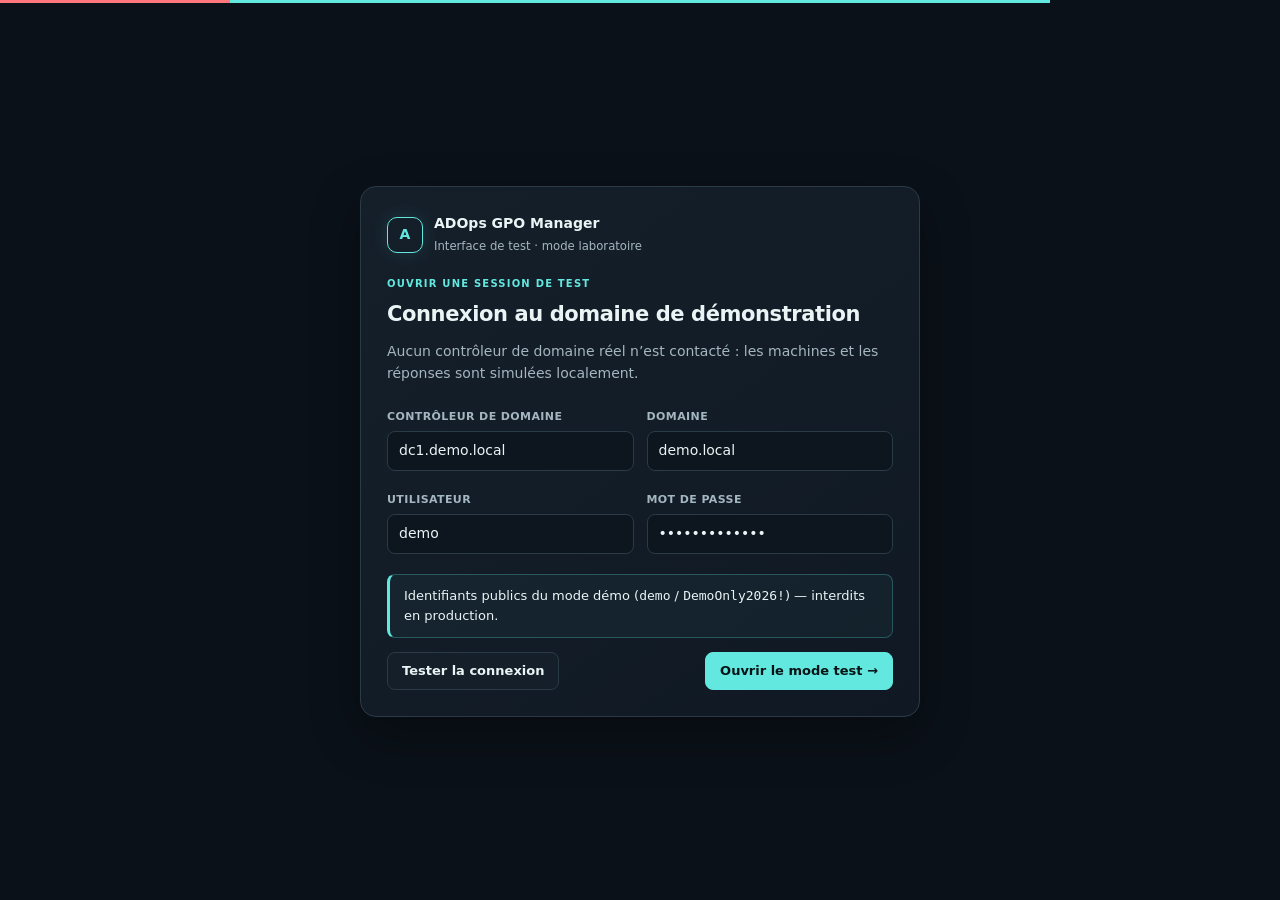
<file: docs/simulateur.html>
<!doctype html>
<html lang="fr">
<head>
<meta charset="utf-8">
<meta name="viewport" content="width=device-width,initial-scale=1">
<title>ADOps GPO Manager — Interface de test (mode laboratoire)</title>
<style>
:root{
  color-scheme:dark;
  --bg:#0b1119;--side:#101923;--panel:#151f2a;--input:#0d151e;--line:#2a3b47;
  --cyan:#62e8df;--red:#ff777d;--green:#61d5a0;--amber:#ffc66d;--ink:#eaf4f5;--muted:#a4b6bf;--nav:#1b2c38;
  --shadow:0 18px 50px #0005;
}
*{box-sizing:border-box}
body{margin:0;background:var(--bg);color:var(--ink);font:14px/1.55 'Segoe UI',Inter,system-ui,sans-serif}
.topline{height:3px;background:linear-gradient(90deg,var(--red) 0 18%,var(--cyan) 18% 82%,transparent 82%)}
h1{font-size:24px;line-height:1.2;margin:0;letter-spacing:-.4px}
h2{font-size:15px;margin:0 0 10px}
h3{font-size:13.5px;margin:0 0 6px}
.muted,small,.caption{color:var(--muted)}
.tag{display:inline-block;color:var(--cyan);font-size:10px;letter-spacing:1.2px;font-weight:700}
.eyebrow{font-size:10px;letter-spacing:1.3px;color:var(--muted);font-weight:700}
.hidden{display:none!important}

/* ---------- boutons / champs ---------- */
.btn{display:inline-flex;align-items:center;justify-content:center;gap:8px;min-height:38px;padding:8px 14px;border-radius:8px;border:1px solid var(--line);background:var(--panel);color:var(--ink);font:600 13px/1.2 'Segoe UI',system-ui,sans-serif;cursor:pointer;transition:.15s}
.btn:hover{border-color:var(--cyan)}
.btn.primary{background:var(--cyan);border-color:var(--cyan);color:#071315}
.btn.danger{border-color:#ff777d66;color:var(--red)}
.btn.small{min-height:30px;padding:4px 10px;font-size:12px}
.btn:disabled{opacity:.4;cursor:not-allowed}
.input,select,textarea{width:100%;min-height:38px;border:1px solid var(--line);background:var(--input);border-radius:8px;padding:8px 11px;color:var(--ink);font:inherit;outline:none}
textarea{min-height:70px;resize:vertical;font-family:Consolas,monospace;font-size:12.5px}
.input:focus,select:focus,textarea:focus{outline:2px solid var(--cyan);outline-offset:1px}
.field{display:grid;gap:6px;margin:10px 0}
.field label{font-size:11px;font-weight:700;color:var(--muted);letter-spacing:.4px}
.hint{font-size:11px;color:var(--muted)}

/* ---------- pilules / badges ---------- */
.pill{display:inline-flex;align-items:center;gap:5px;border-radius:30px;padding:2px 9px;font-size:11px;font-weight:650;border:1px solid #61d5a044;color:var(--green);background:#61d5a010;white-space:nowrap}
.pill.warn{color:var(--amber);border-color:#ffc66d44;background:#ffc66d0c}
.pill.red{color:var(--red);border-color:#ff777d44;background:#ff777d0c}
.pill.cyan{color:var(--cyan);border-color:#62e8df44;background:#62e8df0c}
.pill.grey{color:var(--muted);border-color:#a4b6bf33;background:#a4b6bf0c}
.dot{width:7px;height:7px;border-radius:50%;background:currentColor;display:inline-block}

/* ---------- structure ---------- */
.shell{display:grid;grid-template-columns:252px minmax(0,1fr);min-height:calc(100vh - 3px)}
aside{background:var(--side);border-right:1px solid var(--line);padding:20px 13px;display:flex;flex-direction:column;gap:14px;position:sticky;top:0;height:100vh;overflow:auto}
.brand{display:flex;align-items:center;gap:11px;padding:0 8px 14px;border-bottom:1px solid var(--line)}
.brandmark{width:36px;height:36px;flex:none;border:1px solid var(--cyan);border-radius:10px;color:var(--cyan);display:grid;place-items:center;font-weight:800;box-shadow:0 0 18px #62e8df22}
.nav{display:grid;gap:3px}
.nav .group{padding:12px 10px 4px}
.nav button{min-height:40px;border:1px solid transparent;background:transparent;border-radius:8px;color:var(--muted);text-align:left;padding:8px 10px;font:inherit;cursor:pointer;display:flex;gap:10px;align-items:center;width:100%}
.nav button:hover{background:var(--nav);color:var(--ink)}
.nav button.active{background:var(--nav);color:var(--ink);border-color:#62e8df40;box-shadow:inset 2px 0 var(--cyan)}
.nav .num{flex:none;width:22px;height:22px;border-radius:7px;background:#62e8df14;color:var(--cyan);display:grid;place-items:center;font-weight:700;font-size:12px}
.nav .count{margin-left:auto;background:#62e8df18;color:var(--cyan);border-radius:20px;font-size:10.5px;font-weight:700;padding:1px 8px}
.conn{margin-top:auto;padding:13px;background:var(--panel);border:1px solid var(--line);border-radius:10px;font-size:12px}
.conn strong{display:block;margin:4px 0}
.status{display:inline-flex;align-items:center;gap:7px;color:var(--green);font-size:11.5px}
.main{min-width:0;display:flex;flex-direction:column}
.toolbar{height:58px;border-bottom:1px solid var(--line);display:flex;justify-content:space-between;align-items:center;gap:14px;padding:0 26px;background:#0b1119e8;position:sticky;top:0;z-index:5;backdrop-filter:blur(12px)}
.crumb{font-size:12px;color:var(--muted)}
.toolbar-right{display:flex;align-items:center;gap:12px}
.badge-test{border:1px dashed #ffc66d66;color:var(--amber);border-radius:8px;padding:4px 10px;font-size:11px;font-weight:700;letter-spacing:.6px}
.content{max-width:1460px;width:100%;margin:0 auto;padding:26px 28px 70px}
.page{display:none;animation:enter .18s ease-out}
.page.active{display:block}
@keyframes enter{from{opacity:.4;transform:translateY(4px)}to{opacity:1;transform:none}}
.subtitle{color:var(--muted);margin:7px 0 20px;max-width:860px}
.row{display:flex;align-items:center;justify-content:space-between;gap:12px;flex-wrap:wrap}
.grid{display:grid;gap:13px}
.g2{grid-template-columns:repeat(2,minmax(0,1fr))}
.g3{grid-template-columns:repeat(3,minmax(0,1fr))}
.g4{grid-template-columns:repeat(4,minmax(0,1fr))}
.card{background:var(--panel);border:1px solid var(--line);border-radius:12px;padding:17px;box-shadow:0 2px 12px #0001}
.card+.card{margin-top:12px}
.metric{font-size:24px;font-weight:700;margin:6px 0 2px}
.metric.cyan{color:var(--cyan)}.metric.green{color:var(--green)}.metric.red{color:var(--red)}.metric.amber{color:var(--amber)}
.label{font-size:10px;font-weight:700;letter-spacing:1px;color:var(--muted)}
.notice{border:1px solid #62e8df44;border-left:3px solid var(--cyan);border-radius:8px;background:#62e8df0b;padding:11px 14px;margin:10px 0;font-size:13px}
.notice.warn{border-color:#ffc66d44;border-left-color:var(--amber);background:#ffc66d09}
.notice.error{border-color:#ff777d44;border-left-color:var(--red);background:#ff777d09}
.steps{display:flex;gap:10px;flex-wrap:wrap;margin-bottom:16px}
.stepchip{display:flex;gap:9px;align-items:center;border:1px solid var(--line);border-radius:10px;padding:8px 13px;color:var(--muted);background:var(--panel);font-size:12.5px;cursor:default}
.stepchip .num{width:22px;height:22px;border-radius:7px;background:#62e8df14;color:var(--cyan);display:grid;place-items:center;font-weight:700;font-size:12px}
.stepchip.done{color:var(--green);border-color:#61d5a044}
.stepchip.done .num{background:#61d5a018;color:var(--green)}
.stepchip.current{color:var(--ink);border-color:#62e8df66;box-shadow:0 0 0 1px #62e8df33}

/* ---------- tables ---------- */
.tablewrap{overflow:auto;border:1px solid var(--line);border-radius:10px}
table{width:100%;border-collapse:collapse;font-size:12.5px}
th{text-align:left;color:var(--muted);font-size:10px;letter-spacing:.6px;text-transform:uppercase;background:#0d151e;padding:10px;border-bottom:1px solid var(--line);white-space:nowrap}
td{padding:10px;border-bottom:1px solid #2a3b4770;vertical-align:middle}
tbody tr:hover{background:#ffffff05}
tr.offline td{opacity:.55}
tr.dc-row td{opacity:.6}
input[type=checkbox]{width:16px;height:16px;accent-color:var(--cyan);cursor:pointer}
tr.selectable{cursor:pointer}

/* ---------- cartes GPO ---------- */
.gpogrid{display:grid;grid-template-columns:repeat(2,minmax(0,1fr));gap:12px}
.gpoc{border:1px solid var(--line);border-radius:11px;background:var(--input);padding:14px;cursor:pointer;transition:.15s;display:flex;flex-direction:column;gap:7px}
.gpoc:hover{border-color:#62e8df66}
.gpoc.sel{border-color:var(--cyan);background:#62e8df0a;box-shadow:0 0 0 1px #62e8df33}
.gpoc .top{display:flex;gap:10px;align-items:flex-start}
.gpoc h3{flex:1}
.gpoc p{margin:0;font-size:12px;color:var(--muted)}
.filters{display:flex;gap:7px;flex-wrap:wrap;margin:12px 0}
.chip{border:1px solid var(--line);background:var(--panel);color:var(--muted);border-radius:20px;padding:5px 12px;font-size:12px;cursor:pointer}
.chip.on{border-color:var(--cyan);color:var(--cyan);background:#62e8df0d}

/* ---------- paramètres ---------- */
.param{display:grid;gap:6px;padding:11px 0;border-top:1px solid #2a3b4770}
.param:first-of-type{border-top:0}
.param .plabel{font-weight:600;font-size:13px}
.switch{display:flex;gap:10px;align-items:center;cursor:pointer;user-select:none}
.switch input{width:17px;height:17px}

/* ---------- console de déploiement ---------- */
.console{background:#070c12;border:1px solid var(--line);border-radius:10px;padding:14px 16px;font:12.3px/1.7 Consolas,'Cascadia Mono',monospace;color:#c9e3e0;max-height:340px;overflow:auto;white-space:pre-wrap;word-break:break-all}
.console .ok{color:var(--green)}.console .err{color:var(--red)}.console .warn{color:var(--amber)}.console .info{color:var(--cyan)}
.progress{height:7px;background:#263844;border-radius:9px;overflow:hidden;margin:10px 0}
.progress span{display:block;height:100%;width:0;background:linear-gradient(90deg,var(--cyan),#4db3ca);border-radius:inherit;transition:width .3s}

/* ---------- console client ---------- */
.tabs{display:flex;gap:4px;border-bottom:1px solid var(--line);margin:14px 0 12px;flex-wrap:wrap}
.tabs button{border:0;border-bottom:2px solid transparent;background:none;color:var(--muted);padding:9px 12px;cursor:pointer;font:inherit;font-size:13px}
.tabs button.active{border-color:var(--cyan);color:var(--cyan)}
.regkey{margin:10px 0 4px;font:12px Consolas,monospace;color:var(--cyan);word-break:break-all}
.regval{display:grid;grid-template-columns:190px 110px 1fr;gap:10px;font:12.3px Consolas,monospace;padding:5px 10px;border:1px solid #2a3b4770;border-top:0;background:var(--input)}
.regval:first-of-type{border-top:1px solid #2a3b4770;border-radius:7px 7px 0 0}
.regval:last-child{border-radius:0 0 7px 7px}
.regval .nm{color:var(--ink)}
.regval .tp{color:var(--muted)}
.regval.pending{opacity:.5}
pre.rsop{background:#070c12;border:1px solid var(--line);border-radius:10px;padding:14px 16px;font:12.3px/1.65 Consolas,monospace;color:#c9e3e0;overflow:auto;white-space:pre-wrap;margin:0}
.effect{display:flex;gap:9px;align-items:flex-start;padding:7px 0;border-top:1px solid #2a3b4770;font-size:12.8px}
.effect:first-of-type{border-top:0}
.effect .ic{flex:none;width:20px;height:20px;border-radius:6px;display:grid;place-items:center;font-size:11px;font-weight:800}
.effect.block .ic{background:#ff777d18;color:var(--red)}
.effect.ok .ic{background:#61d5a018;color:var(--green)}
.effect.info .ic{background:#62e8df18;color:var(--cyan)}
.mchips{display:flex;gap:8px;flex-wrap:wrap;margin:12px 0}
.mchip{border:1px solid var(--line);background:var(--panel);border-radius:10px;padding:8px 13px;cursor:pointer;display:grid;gap:2px;text-align:left}
.mchip b{font-size:13px}
.mchip.on{border-color:var(--cyan);box-shadow:0 0 0 1px #62e8df33}
.mchip .sub{font-size:11px;color:var(--muted)}

/* ---------- modal / toast / login ---------- */
.modalback{position:fixed;inset:0;background:#040710cc;display:none;place-items:center;z-index:50;padding:20px}
.modalback.open{display:grid}
.modal{width:min(620px,100%);max-height:86vh;overflow:auto;background:linear-gradient(145deg,#151f2a,#101923);border:1px solid var(--line);border-radius:14px;box-shadow:var(--shadow);padding:22px}
.modal ul{margin:8px 0;padding-left:20px}
.toast{position:fixed;right:22px;bottom:22px;background:#152b32;border:1px solid #62e8df66;border-radius:10px;padding:12px 16px;display:none;z-index:60;box-shadow:var(--shadow);max-width:420px;font-size:13px}
.toast.err{border-color:#ff777d88}
.login-wrap{min-height:calc(100vh - 3px);display:grid;place-items:center;padding:30px 16px}
.login-card{width:min(560px,100%);border-radius:16px;box-shadow:var(--shadow);padding:26px;border:1px solid var(--line);background:linear-gradient(145deg,#151f2a,#101923)}
.hcstep{display:flex;gap:10px;align-items:center;padding:6px 0;font-size:13px}
.hcstep .ic{width:22px;height:22px;flex:none;border-radius:7px;display:grid;place-items:center;font-weight:800;background:#62e8df14;color:var(--cyan)}
.hcstep.ok .ic{background:#61d5a018;color:var(--green)}
.hcstep.fail .ic{background:#ff777d18;color:var(--red)}
.spin{width:14px;height:14px;border:2px solid #62e8df33;border-top-color:var(--cyan);border-radius:50%;animation:sp 1s linear infinite}
@keyframes sp{to{transform:rotate(360deg)}}
@media(max-width:1100px){.g4{grid-template-columns:repeat(2,1fr)}.g3{grid-template-columns:repeat(2,1fr)}.gpogrid{grid-template-columns:1fr}}
@media(max-width:860px){.shell{grid-template-columns:1fr}aside{position:static;height:auto}.g2,.g3,.g4{grid-template-columns:1fr}.content{padding:20px 14px 60px}}
</style>
</head>
<body>
<div class="topline"></div>

<!-- ============================== ÉCRAN DE CONNEXION ============================== -->
<div id="login-screen">
  <div class="login-wrap">
    <div class="login-card">
      <div class="brand" style="border:0;padding:0 0 16px">
        <div class="brandmark">A</div>
        <div><b>ADOps GPO Manager</b><br><small>Interface de test · mode laboratoire</small></div>
      </div>
      <span class="tag">OUVRIR UNE SESSION DE TEST</span>
      <h1 style="font-size:21px;margin:8px 0 4px">Connexion au domaine de démonstration</h1>
      <p class="caption">Aucun contrôleur de domaine réel n’est contacté : les machines et les réponses sont simulées localement.</p>
      <div class="grid g2">
        <div class="field"><label>CONTRÔLEUR DE DOMAINE</label><input class="input" id="f-dc" value="dc1.demo.local"></div>
        <div class="field"><label>DOMAINE</label><input class="input" id="f-domain" value="demo.local"></div>
      </div>
      <div class="grid g2">
        <div class="field"><label>UTILISATEUR</label><input class="input" id="f-user" value="demo"></div>
        <div class="field"><label>MOT DE PASSE</label><input class="input" id="f-pass" type="password" value="DemoOnly2026!"></div>
      </div>
      <div class="notice">Identifiants publics du mode démo (<code>demo</code> / <code>DemoOnly2026!</code>) — interdits en production.</div>
      <div id="healthcheck" class="hidden" style="margin:6px 0 10px"></div>
      <div class="row" style="margin-top:14px">
        <button class="btn" id="btn-hc">Tester la connexion</button>
        <button class="btn primary" id="btn-enter">Ouvrir le mode test →</button>
      </div>
    </div>
  </div>
</div>

<!-- ============================== APPLICATION ============================== -->
<div id="app" class="hidden">
<div class="shell">
  <aside>
    <div class="brand">
      <div class="brandmark">A</div>
      <div><b>ADOps GPO Manager</b><br><small>Mode test · laboratoire</small></div>
    </div>
    <div class="eyebrow" style="padding:0 10px">FLUX PRINCIPAL</div>
    <nav class="nav">
      <button data-page="machines" class="active"><span class="num">1</span> Machines clientes <span class="count" id="nav-mcount">0</span></button>
      <button data-page="gpos"><span class="num">2</span> GPO à appliquer <span class="count" id="nav-gcount">0</span></button>
      <button data-page="params"><span class="num">3</span> Paramètres des GPO</button>
      <button data-page="deploy"><span class="num">4</span> Appliquer aux machines</button>
    </nav>
    <div class="eyebrow" style="padding:0 10px">VÉRIFICATION (COMME AU RÉEL)</div>
    <nav class="nav">
      <button data-page="clients"><span class="num">▣</span> Postes clients</button>
      <button data-page="audit"><span class="num">◷</span> Journal d’audit</button>
    </nav>
    <div class="conn">
      <div class="eyebrow">SESSION DE TEST</div>
      <strong id="conn-domain">demo.local</strong>
      <span class="status"><span class="dot"></span>Simulation locale · aucun AD contacté</span>
      <div class="caption" style="margin-top:8px">DC : <span id="conn-dc">dc1.demo.local</span></div>
      <div class="caption">Compte : <span id="conn-user">demo</span></div>
    </div>
  </aside>

  <div class="main">
    <header class="toolbar">
      <div class="crumb">Mode test <span style="color:var(--line)">/</span> <span id="crumb">Machines clientes</span></div>
      <div class="toolbar-right">
        <span class="badge-test">MODE TEST — AUCUNE MACHINE RÉELLE N’EST CONTACTÉE</span>
        <button class="btn small danger" id="btn-reset">Réinitialiser le labo</button>
      </div>
    </header>

    <main class="content">

      <!-- ========== PAGE 1 : MACHINES ========== -->
      <section id="page-machines" class="page active">
        <span class="tag">ÉTAPE 1</span>
        <h1>Machines clientes</h1>
        <p class="subtitle">Cochez les postes sur lesquels les paramètres des GPO seront appliqués. Le contrôleur de domaine n’est jamais une cible.</p>
        <div class="row" style="margin-bottom:12px">
          <div>
            <button class="btn small" id="sel-all">Tout sélectionner</button>
            <button class="btn small" id="sel-online">Machines en ligne</button>
            <button class="btn small" id="sel-none">Tout désélectionner</button>
          </div>
          <span class="pill cyan" id="selcount">0 machine sélectionnée</span>
        </div>
        <div class="tablewrap"><table>
          <thead><tr><th style="width:34px"></th><th>Nom</th><th>État</th><th>Adresse IP</th><th>Système</th><th>Unité d’organisation</th><th>Session ouverte</th><th>GPO appliquées</th></tr></thead>
          <tbody id="tbody-machines"></tbody>
        </table></div>
        <p class="hint" style="margin-top:10px">Un poste « hors ligne » reste sélectionnable : comme en réel, le déploiement échouera sur lui (machine éteinte) — utile pour tester la gestion d’erreur.</p>
        <div class="row" style="margin-top:16px">
          <span class="caption">Étape suivante : choisir les GPO à appliquer.</span>
          <button class="btn primary" onclick="go('gpos')">Continuer → GPO</button>
        </div>
      </section>

      <!-- ========== PAGE 2 : GPO ========== -->
      <section id="page-gpos" class="page">
        <span class="tag">ÉTAPE 2</span>
        <h1>GPO à appliquer</h1>
        <p class="subtitle">Sélectionnez une ou plusieurs stratégies du catalogue (16 modèles réels du projet). Leurs paramètres seront configurés à l’étape suivante.</p>
        <div class="filters" id="gpo-filters"></div>
        <div class="row" style="margin-bottom:10px">
          <span class="pill cyan" id="gpocount">0 GPO sélectionnée</span>
          <span class="caption" id="gpo-total"></span>
        </div>
        <div class="gpogrid" id="gpogrid"></div>
        <div class="row" style="margin-top:16px">
          <button class="btn" onclick="go('machines')">← Machines</button>
          <button class="btn primary" onclick="go('params')">Continuer → Paramètres</button>
        </div>
      </section>

      <!-- ========== PAGE 3 : PARAMÈTRES ========== -->
      <section id="page-params" class="page">
        <span class="tag">ÉTAPE 3</span>
        <h1>Paramètres des GPO</h1>
        <p class="subtitle">Chaque paramètre configuré ici sera appliqué, tel quel, aux machines sélectionnées (valeurs de registre + <code>gpupdate /force</code>).</p>
        <div id="params-list"></div>
        <div class="row" style="margin-top:16px">
          <button class="btn" onclick="go('gpos')">← GPO</button>
          <button class="btn primary" onclick="go('deploy')">Continuer → Application</button>
        </div>
      </section>

      <!-- ========== PAGE 4 : DÉPLOIEMENT ========== -->
      <section id="page-deploy" class="page">
        <span class="tag">ÉTAPE 4</span>
        <h1>Appliquer les GPO aux machines</h1>
        <p class="subtitle">Rapport d’impact en temps réel, puis application simulée machine par machine (DNS → WinRM → registre → <code>gpupdate /force</code>), exactement comme le ferait la console réelle.</p>
        <div class="grid g4" id="impact-cards"></div>
        <div id="impact-warn"></div>
        <div class="card" style="margin-top:12px">
          <h2>Récapitulatif du plan</h2>
          <div class="tablewrap"><table>
            <thead><tr><th>Machine</th><th>État</th><th>Session</th><th>GPO appliquées</th></tr></thead>
            <tbody id="tbody-plan"></tbody>
          </table></div>
          <div class="row" style="margin-top:14px">
            <span class="caption">Aucune écriture avant confirmation.</span>
            <button class="btn primary" id="btn-confirm-deploy">Appliquer aux machines sélectionnées</button>
          </div>
        </div>
        <div class="card hidden" id="deploy-card">
          <h2>Déploiement en cours</h2>
          <div class="progress"><span id="deploy-prog"></span></div>
          <div class="console" id="deploy-log"></div>
        </div>
        <div class="card hidden" id="deploy-result">
          <div class="row"><h2>Résultat du déploiement</h2><button class="btn primary" onclick="go('clients')">Vérifier sur les postes clients →</button></div>
          <div class="tablewrap"><table>
            <thead><tr><th>Machine</th><th>Résultat</th><th>Détail</th></tr></thead>
            <tbody id="tbody-deployres"></tbody>
          </table></div>
        </div>
      </section>

      <!-- ========== PAGE : POSTES CLIENTS ========== -->
      <section id="page-clients" class="page">
        <span class="tag">VÉRIFICATION COMME AU RÉEL</span>
        <h1>Postes clients</h1>
        <p class="subtitle">Ouvrez la console d’un poste pour vérifier ce que les GPO ont réellement appliqué : valeurs de registre, <code>gpresult /r</code>, effets visibles et journal d’événements.</p>
        <div class="mchips" id="client-chips"></div>
        <div id="client-console"></div>
      </section>

      <!-- ========== PAGE : AUDIT ========== -->
      <section id="page-audit" class="page">
        <span class="tag">TRAÇABILITÉ</span>
        <h1>Journal d’audit</h1>
        <p class="subtitle">Chaque opération du mode test est consignée : auteur, action, cibles, résultat — comme la base SQLite locale de l’application réelle.</p>
        <div class="card"><div class="tablewrap"><table>
          <thead><tr><th>Horodatage</th><th>Auteur</th><th>Action</th><th>Cibles</th><th>Résultat</th></tr></thead>
          <tbody id="tbody-audit"></tbody>
        </table></div></div>
      </section>

    </main>
  </div>
</div>
</div>

<!-- ============================== MODALE DE CONFIRMATION ============================== -->
<div class="modalback" id="modal-back">
  <div class="modal">
    <span class="tag">CONFIRMATION EXPLICITE</span>
    <h2 style="margin-top:8px">Appliquer les GPO sélectionnées ?</h2>
    <div id="modal-body"></div>
    <div class="notice warn">Simulation : les écritures restent locales à cette page. Dans l’application réelle, cette confirmation précède <code>New-GPLink</code> / l’injection des paramètres.</div>
    <div class="row" style="margin-top:16px">
      <button class="btn" id="modal-cancel">Annuler</button>
      <button class="btn primary" id="modal-ok">Confirmer et appliquer</button>
    </div>
  </div>
</div>

<div class="toast" id="toastbox" role="status" aria-live="polite"></div>

<script>
'use strict';
/* =====================================================================
   DONNÉES — 16 modèles réels du catalogue du projet
   (backend/ADOps.GpoManager.Templates/Templates/*.json)
   ===================================================================== */
const ASR_GUIDS = [
  'BE9BA2D9-53EA-4CDC-84E5-9B1EEEE46550',
  'D4F940AB-401B-4EFC-AADC-AD5F3C50688A',
  '5BEB7EFE-FD9A-4556-801D-275E5FFC04CC',
  'D3E037E1-3EB8-44C8-A917-57927947596D'
];

const TEMPLATES = [
{
  id:'removable-storage-restrictions', name:'Restrictions de stockage amovible (USB)', cat:'Périphériques', scope:'Computer', risk:'Medium',
  desc:'Restreint l’accès aux clés USB, cartes SD et disques externes via les stratégies RemovableStorageDevices.',
  params:[{name:'access',label:'Accès aux supports amovibles',type:'Enum',def:'Bloqué',choices:['Accès complet','Lecture seule','Bloqué'],hint:'Classe « disques » : clés USB, cartes SD, disques externes.'}],
  reg:p=>{const k='HKLM\\SOFTWARE\\Policies\\Microsoft\\Windows\\RemovableStorageDevices\\{53f56307-b6bf-11d0-94f2-00a0c91efb8b}';
    if(p.access==='Bloqué')return[{key:k,name:'Deny_All',type:'REG_DWORD',data:1}];
    if(p.access==='Lecture seule')return[{key:k,name:'Deny_Write',type:'REG_DWORD',data:1}];
    return[{key:k,name:'Deny_All',type:'REG_DWORD',data:0}];},
  effects:p=>[{s:p.access==='Accès complet'?'info':'block',t:p.access==='Bloqué'?'Clés USB : lecture et écriture REFUSÉES (Deny_All=1)':p.access==='Lecture seule'?'Clés USB : écriture refusée — lecture seule (Deny_Write=1)':'Clés USB : accès complet, aucune restriction'}]
},
{
  id:'control-panel-settings', name:'Blocage du Panneau de configuration et des Paramètres Windows', cat:'Restrictions', scope:'User', risk:'Low',
  desc:'Interdit l’ouverture du Panneau de configuration ET de l’application Paramètres (stratégie native NoControlPanel).',
  params:[{name:'blockControlPanel',label:'Interdire l’accès au Panneau de configuration et aux Paramètres',type:'Boolean',def:true}],
  reg:p=>p.blockControlPanel?[{key:'HKCU\\SOFTWARE\\Microsoft\\Windows\\CurrentVersion\\Policies\\Explorer',name:'NoControlPanel',type:'REG_DWORD',data:1}]:[],
  effects:p=>p.blockControlPanel?[{s:'block',t:'Panneau de configuration et Paramètres Windows : OUVERTURE REFUSÉE (control.exe, ms-settings:, Win+X)'}]:[{s:'info',t:'Aucun blocage — paramètre désactivé'}]
},
{
  id:'shell-restrictions', name:'Restrictions de l’interface Windows (shell)', cat:'Restrictions', scope:'User', risk:'Medium',
  desc:'Retire des éléments de l’interface : boîte Exécuter, raccourcis Win+, options d’arrêt, verrouillage.',
  params:[
    {name:'disableRunDialog',label:'Retirer la boîte Exécuter (Win+R)',type:'Boolean',def:true},
    {name:'disableWinKeys',label:'Désactiver les raccourcis clavier Win+',type:'Boolean',def:true},
    {name:'hidePowerCommands',label:'Retirer Arrêter / Redémarrer / Mettre en veille',type:'Boolean',def:false},
    {name:'disableLockWorkstation',label:'Retirer l’option Verrouiller',type:'Boolean',def:false}
  ],
  reg:p=>{const e=[],ke='HKCU\\Software\\Microsoft\\Windows\\CurrentVersion\\Policies\\Explorer',se='HKCU\\Software\\Microsoft\\Windows\\CurrentVersion\\Policies\\System';
    if(p.disableRunDialog)e.push({key:ke,name:'NoRun',type:'REG_DWORD',data:1});
    if(p.disableWinKeys)e.push({key:ke,name:'NoWinKeys',type:'REG_DWORD',data:1});
    if(p.hidePowerCommands)e.push({key:ke,name:'NoClose',type:'REG_DWORD',data:1});
    if(p.disableLockWorkstation)e.push({key:se,name:'DisableLockWorkstation',type:'REG_DWORD',data:1});
    return e;},
  effects:p=>{const a=[];
    if(p.disableRunDialog)a.push({s:'block',t:'Boîte Exécuter (Win+R) : RETIRÉE'});
    if(p.disableWinKeys)a.push({s:'block',t:'Raccourcis clavier Win+ : DÉSACTIVÉS'});
    if(p.hidePowerCommands)a.push({s:'block',t:'Arrêter / Redémarrer / Mettre en veille : MASQUÉS'});
    if(p.disableLockWorkstation)a.push({s:'block',t:'Option Verrouiller la session : MASQUÉE'});
    if(!a.length)a.push({s:'info',t:'Aucune restriction active'});
    return a;}
},
{
  id:'cmd-registry-block', name:'Blocage de l’invite de commandes et de l’Éditeur du Registre', cat:'Restrictions', scope:'User', risk:'Medium',
  desc:'Interdit cmd.exe et regedit.exe pour les utilisateurs ciblés.',
  params:[
    {name:'cmdMode',label:'Accès à l’invite de commandes',type:'Enum',def:'Interdit (scripts inclus)',choices:['Interdit (scripts inclus)','Interdit (cmd seule)'],hint:'« Scripts inclus » bloque aussi les .bat/.cmd exécutés par cmd.'},
    {name:'disableRegistryTools',label:'Interdire l’Éditeur du Registre',type:'Boolean',def:true}
  ],
  reg:p=>{const e=[],k='HKCU\\Software\\Microsoft\\Windows\\CurrentVersion\\Policies\\System';
    if(p.cmdMode==='Interdit (scripts inclus)')e.push({key:k,name:'DisableCMD',type:'REG_DWORD',data:2});
    else if(p.cmdMode==='Interdit (cmd seule)')e.push({key:k,name:'DisableCMD',type:'REG_DWORD',data:1});
    if(p.disableRegistryTools)e.push({key:k,name:'DisableRegistryTools',type:'REG_DWORD',data:1});
    return e;},
  effects:p=>{const a=[];
    if(p.cmdMode==='Interdit (scripts inclus)')a.push({s:'block',t:'cmd.exe : REFUSÉ (y compris scripts .bat/.cmd)'});
    else if(p.cmdMode==='Interdit (cmd seule)')a.push({s:'block',t:'cmd.exe : REFUSÉ (les scripts restent exécutables)'});
    if(p.disableRegistryTools)a.push({s:'block',t:'regedit.exe : REFUSÉ'});
    if(!a.length)a.push({s:'info',t:'Aucun blocage actif'});
    return a;}
},
{
  id:'screensaver-lock', name:'Verrouillage automatique par écran de veille', cat:'Sessions', scope:'User', risk:'Low',
  desc:'Force un écran de veille avec mot de passe après un délai d’inactivité.',
  params:[{name:'timeoutSeconds',label:'Délai d’inactivité avant verrouillage (secondes)',type:'Integer',def:600,min:60,max:86400}],
  reg:p=>[{key:'HKCU\\Software\\Policies\\Microsoft\\Windows\\Control Panel\\Desktop',name:'ScreenSaveActive',type:'REG_SZ',data:'1'},
          {key:'HKCU\\Software\\Policies\\Microsoft\\Windows\\Control Panel\\Desktop',name:'ScreenSaverIsSecure',type:'REG_SZ',data:'1'},
          {key:'HKCU\\Software\\Policies\\Microsoft\\Windows\\Control Panel\\Desktop',name:'ScreenSaveTimeOut',type:'REG_SZ',data:String(p.timeoutSeconds)},
          {key:'HKCU\\Software\\Policies\\Microsoft\\Windows\\Control Panel\\Desktop',name:'SCRNSAVE.EXE',type:'REG_SZ',data:'C:\\Windows\\System32\\scrnsave.scr'}],
  effects:p=>[{s:'block',t:'Session verrouillée automatiquement après '+p.timeoutSeconds+' s d’inactivité (écran de veille + mot de passe)'}]
},
{
  id:'autorun-hardening', name:'Désactivation de l’exécution automatique (Autorun/AutoPlay)', cat:'Périphériques', scope:'Computer', risk:'Low',
  desc:'Désactive l’exécution automatique des lecteurs (protection contre les malwares USB).',
  params:[{name:'disableAutorun',label:'Désactiver l’exécution automatique',type:'Boolean',def:true}],
  reg:p=>p.disableAutorun?[{key:'HKLM\\SOFTWARE\\Microsoft\\Windows\\CurrentVersion\\Policies\\Explorer',name:'NoAutorun',type:'REG_DWORD',data:1},
    {key:'HKLM\\SOFTWARE\\Microsoft\\Windows\\CurrentVersion\\Policies\\Explorer',name:'NoDriveTypeAutoRun',type:'REG_DWORD',data:255}]:[],
  effects:p=>p.disableAutorun?[{s:'block',t:'Autorun / AutoPlay : DÉSACTIVÉS sur tous les lecteurs (NoDriveTypeAutoRun=0xFF)'}]:[{s:'info',t:'Autorun laissé actif'}]
},
{
  id:'powershell-execution-policy', name:'Politique d’exécution des scripts PowerShell', cat:'Applications', scope:'Computer', risk:'High',
  desc:'Force la politique d’exécution PowerShell machine (MachinePolicy).',
  params:[{name:'executionPolicy',label:'Politique d’exécution',type:'Enum',def:'RemoteSigned',choices:['Désactivé','AllSigned','RemoteSigned','Unrestricted']}],
  reg:p=>{const k='HKLM\\SOFTWARE\\Policies\\Microsoft\\Windows\\PowerShell';
    if(p.executionPolicy==='Désactivé')return[{key:k,name:'EnableScripts',type:'REG_DWORD',data:0}];
    return[{key:k,name:'EnableScripts',type:'REG_DWORD',data:1},{key:k,name:'ExecutionPolicy',type:'REG_SZ',data:p.executionPolicy}];},
  effects:p=>[{s:'block',t:p.executionPolicy==='Désactivé'?'Scripts PowerShell : EXÉCUTION INTERDITE (EnableScripts=0)':'Scripts PowerShell : politique « '+p.executionPolicy+' » imposée par stratégie machine'}]
},
{
  id:'uac-hardening', name:'Renforcement du contrôle de compte d’utilisateur (UAC)', cat:'Système & sécurité', scope:'Computer', risk:'Medium',
  desc:'Impose le bureau sécurisé pour les élévations et le comportement des utilisateurs standards.',
  params:[
    {name:'secureDesktop',label:'Invites d’élévation sur le bureau sécurisé',type:'Boolean',def:true},
    {name:'standardUserBehavior',label:'Comportement pour les utilisateurs standards',type:'Enum',def:'Refuser automatiquement',choices:['Refuser automatiquement','Demander les informations d’identification']}
  ],
  reg:p=>{const k='HKLM\\SOFTWARE\\Microsoft\\Windows\\CurrentVersion\\Policies\\System';
    const e=[{key:k,name:'ConsentPromptBehaviorAdmin',type:'REG_DWORD',data:2}];
    if(p.secureDesktop)e.push({key:k,name:'PromptOnSecureDesktop',type:'REG_DWORD',data:1});
    e.push({key:k,name:'ConsentPromptBehaviorUser',type:'REG_DWORD',data:p.standardUserBehavior==='Refuser automatiquement'?0:3});
    return e;},
  effects:p=>[{s:'block',t:'UAC : bureau sécurisé '+(p.secureDesktop?'ACTIVÉ':'désactivé')+' — utilisateur standard : '+(p.standardUserBehavior==='Refuser automatiquement'?'élévation REFUSÉE automatiquement':'demande d’identifiants d’admin exigée')}]
},
{
  id:'smartscreen-enforcement', name:'Filtrage SmartScreen de Windows', cat:'Système & sécurité', scope:'Computer', risk:'Low',
  desc:'Impose le niveau SmartScreen pour les fichiers et applications exécutés.',
  params:[{name:'level',label:'Niveau de filtrage',type:'Enum',def:'Block',choices:['Block','Warn']}],
  reg:p=>[{key:'HKLM\\SOFTWARE\\Policies\\Microsoft\\Windows\\System',name:'EnableSmartScreen',type:'REG_DWORD',data:1},
          {key:'HKLM\\SOFTWARE\\Policies\\Microsoft\\Windows\\System',name:'ShellSmartScreenLevel',type:'REG_SZ',data:p.level}],
  effects:p=>[{s:'block',t:p.level==='Block'?'SmartScreen : applications non reconnues BLOQUÉES':'SmartScreen : simple avertissement (Warn)'}]
},
{
  id:'legacy-protocols-hardening', name:'Désactivation des protocoles hérités (SMBv1, LLMNR, NTLMv1)', cat:'Réseau', scope:'Computer', risk:'High',
  desc:'Désactive SMBv1 et LLMNR, impose NTLMv2 (réduction des attaques par relais et worms type WannaCry).',
  params:[
    {name:'disableSmb1',label:'Désactiver le serveur SMBv1',type:'Boolean',def:true},
    {name:'disableLlmnr',label:'Désactiver la résolution de noms multicast (LLMNR)',type:'Boolean',def:true},
    {name:'enforceNtlmv2',label:'N’autoriser que NTLMv2',type:'Boolean',def:true}
  ],
  reg:p=>{const e=[];
    if(p.disableSmb1){e.push({key:'HKLM\\SYSTEM\\CurrentControlSet\\Services\\LanmanServer\\Parameters',name:'SMB1',type:'REG_DWORD',data:0});
      e.push({key:'HKLM\\SYSTEM\\CurrentControlSet\\Services\\mrxsmb10',name:'Start',type:'REG_DWORD',data:4});}
    if(p.disableLlmnr)e.push({key:'HKLM\\SOFTWARE\\Policies\\Microsoft\\Windows NT\\DNSClient',name:'EnableMulticast',type:'REG_DWORD',data:0});
    if(p.enforceNtlmv2)e.push({key:'HKLM\\SYSTEM\\CurrentControlSet\\Control\\Lsa',name:'LmCompatibilityLevel',type:'REG_DWORD',data:5});
    return e;},
  effects:p=>{const a=[];
    if(p.disableSmb1)a.push({s:'block',t:'SMBv1 : DÉSACTIVÉ (serveur + client)'});
    if(p.disableLlmnr)a.push({s:'block',t:'LLMNR : DÉSACTIVÉ (fin des empoisonnements de noms locaux)'});
    if(p.enforceNtlmv2)a.push({s:'block',t:'NTLM : NTLMv2 uniquement (LmCompatibilityLevel=5)'});
    if(!a.length)a.push({s:'info',t:'Aucun protocole modifié'});
    return a;}
},
{
  id:'rdp-lockdown', name:'Verrouillage du Bureau à distance (RDP)', cat:'Réseau', scope:'Computer', risk:'Medium',
  desc:'Désactive RDP entièrement, ou l’autorise uniquement avec authentification NLA.',
  params:[{name:'mode',label:'Mode RDP',type:'Enum',def:'Désactivé',choices:['Désactivé','NLA requis']}],
  reg:p=>{if(p.mode==='Désactivé')return[{key:'HKLM\\SYSTEM\\CurrentControlSet\\Control\\Terminal Server',name:'fDenyTSConnections',type:'REG_DWORD',data:1}];
    return[{key:'HKLM\\SYSTEM\\CurrentControlSet\\Control\\Terminal Server',name:'fDenyTSConnections',type:'REG_DWORD',data:0},
           {key:'HKLM\\SOFTWARE\\Policies\\Microsoft\\Windows NT\\Terminal Services',name:'UserAuthentication',type:'REG_DWORD',data:1}];},
  effects:p=>[{s:'block',t:p.mode==='Désactivé'?'Bureau à distance : DÉSACTIVÉ (fDenyTSConnections=1)':'Bureau à distance : actif, authentification NLA OBLIGATOIRE'}]
},
{
  id:'windows-defender-firewall', name:'Windows Defender et pare-feu Windows', cat:'Système & sécurité', scope:'Computer', risk:'High',
  desc:'Force l’activation du pare-feu (profil Domaine) et de la protection en temps réel Defender.',
  params:[
    {name:'firewallEnabled',label:'Pare-feu activé (profil Domaine)',type:'Boolean',def:true},
    {name:'realTimeProtectionEnabled',label:'Protection en temps réel Defender',type:'Boolean',def:true}
  ],
  reg:p=>{const e=[];
    if(p.firewallEnabled){e.push({key:'HKLM\\SOFTWARE\\Policies\\Microsoft\\WindowsFirewall\\DomainProfile',name:'EnableFirewall',type:'REG_DWORD',data:1});
      e.push({key:'HKLM\\SOFTWARE\\Policies\\Microsoft\\WindowsFirewall\\StandardProfile',name:'EnableFirewall',type:'REG_DWORD',data:1});}
    if(p.realTimeProtectionEnabled){e.push({key:'HKLM\\SOFTWARE\\Policies\\Microsoft\\Windows Defender',name:'DisableAntiSpyware',type:'REG_DWORD',data:0});
      e.push({key:'HKLM\\SOFTWARE\\Policies\\Microsoft\\Windows Defender\\Real-Time Protection',name:'DisableRealtimeMonitoring',type:'REG_DWORD',data:0});}
    return e;},
  effects:p=>{const a=[];
    if(p.firewallEnabled)a.push({s:'block',t:'Pare-feu Windows : ACTIF (profils Domaine + Standard)'});
    if(p.realTimeProtectionEnabled)a.push({s:'block',t:'Defender : protection en temps réel ACTIVE'});
    if(!a.length)a.push({s:'info',t:'Aucun renforcement demandé'});
    return a;}
},
{
  id:'windows-update', name:'Windows Update (Windows Update ou WSUS)', cat:'Maintenance', scope:'Computer', risk:'Medium',
  desc:'Configure la source et le comportement des mises à jour automatiques.',
  params:[
    {name:'mode',label:'Mode de mise à jour',type:'Enum',def:'Windows Update',choices:['Windows Update','WSUS']},
    {name:'wuServerUrl',label:'URL du serveur WSUS',type:'Text',def:'http://srv-wsus.demo.local:8530',showIf:p=>p.mode==='WSUS'},
    {name:'wuStatusServerUrl',label:'URL du serveur de statistiques WSUS',type:'Text',def:'http://srv-wsus.demo.local:8530',showIf:p=>p.mode==='WSUS'},
    {name:'auOptions',label:'Options de mise à jour automatique',type:'Enum',def:'4',choices:['2','3','4'],hint:'2 : prévenir avant téléchargement · 3 : téléchargement auto, installation manuelle · 4 : installation automatique'}
  ],
  reg:p=>{const au='HKLM\\SOFTWARE\\Policies\\Microsoft\\Windows\\WindowsUpdate\\AU',wu='HKLM\\SOFTWARE\\Policies\\Microsoft\\Windows\\WindowsUpdate';
    const e=[{key:au,name:'NoAutoUpdate',type:'REG_DWORD',data:0},{key:au,name:'AUOptions',type:'REG_DWORD',data:Number(p.auOptions)}];
    if(p.mode==='WSUS'){e.push({key:wu,name:'WUServer',type:'REG_SZ',data:p.wuServerUrl||''});
      e.push({key:wu,name:'WUStatusServer',type:'REG_SZ',data:p.wuStatusServerUrl||''});
      e.push({key:wu,name:'UseWUServer',type:'REG_DWORD',data:1});}
    return e;},
  effects:p=>[{s:'info',t:p.mode==='WSUS'?'Mises à jour : servies par WSUS ('+p.wuServerUrl+') — AUOptions='+p.auOptions:'Mises à jour : Windows Update direct — AUOptions='+p.auOptions+(p.auOptions==='4'?' (installation automatique)':'')}]
},
{
  id:'browser-url-blocklist', name:'Blocage et autorisation de sites Web (Edge / Chrome)', cat:'Applications', scope:'Computer', risk:'Low',
  desc:'Applique une liste de sites bloqués et d’exceptions via les stratégies URLBlocklist / URLAllowlist.',
  params:[
    {name:'browser',label:'Navigateur concerné',type:'Enum',def:'Edge',choices:['Edge','Chrome','Les deux']},
    {name:'blockedUrls',label:'URL bloquées',type:'MultilineText',def:'https://jeux.exemple.com\nhttps://paris.exemple.com'},
    {name:'allowedUrls',label:'Exceptions autorisées',type:'MultilineText',def:'https://intranet.exemple.com'}
  ],
  reg:p=>{const e=[],mk=(root,tag,list)=>String(list||'').split(/\n+/).map(s=>s.trim()).filter(Boolean).forEach((u,i)=>e.push({key:root+'\\'+tag,name:String(i+1),type:'REG_SZ',data:u}));
    if(p.browser==='Edge'||p.browser==='Les deux'){mk('HKLM\\SOFTWARE\\Policies\\Microsoft\\Edge','URLBlocklist',p.blockedUrls);mk('HKLM\\SOFTWARE\\Policies\\Microsoft\\Edge','URLAllowlist',p.allowedUrls);}
    if(p.browser==='Chrome'||p.browser==='Les deux'){mk('HKLM\\SOFTWARE\\Policies\\Google\\Chrome','URLBlocklist',p.blockedUrls);mk('HKLM\\SOFTWARE\\Policies\\Google\\Chrome','URLAllowlist',p.allowedUrls);}
    return e;},
  effects:p=>{const nb=String(p.blockedUrls||'').split(/\n+/).filter(Boolean).length,na=String(p.allowedUrls||'').split(/\n+/).filter(Boolean).length;
    return[{s:'block',t:p.browser+' : '+nb+' site(s) bloqué(s), '+na+' exception(s) autorisée(s)'}];}
},
{
  id:'asr-exploit-guard', name:'Réduction de la surface d’attaque (Exploit Guard — ASR)', cat:'Système & sécurité', scope:'Computer', risk:'Medium',
  desc:'Active un jeu de règles ASR Defender (contenu exécutable, macros Office, obfuscation, JS/VBS).',
  params:[{name:'ruleIds',label:'Règles activées (un GUID par ligne)',type:'MultilineText',def:ASR_GUIDS.join('\n'),hint:'GUID de règles ASR officiels Microsoft.'}],
  reg:p=>{const e=[{key:'HKLM\\SOFTWARE\\Policies\\Microsoft\\Windows Defender\\Windows Defender Exploit Guard\\ASR',name:'ExploitGuard_ASR_Rules',type:'REG_DWORD',data:1}];
    String(p.ruleIds||'').split(/\n+/).map(s=>s.trim()).filter(Boolean).forEach(g=>e.push({key:'HKLM\\SOFTWARE\\Policies\\Microsoft\\Windows Defender\\Windows Defender Exploit Guard\\ASR\\Rules',name:g,type:'REG_DWORD',data:1}));
    return e;},
  effects:p=>{const n=String(p.ruleIds||'').split(/\n+/).filter(Boolean).length;return[{s:'block',t:'ASR : '+n+' règle(s) de réduction de surface d’attaque ACTIVE(S)'}];}
},
{
  id:'audit-policy-subcategory', name:'Audit avancé — forçage des sous-catégories', cat:'Système & sécurité', scope:'Computer', risk:'Low',
  desc:'Impose que les paramètres d’audit par sous-catégorie priment sur la stratégie d’audit héritée.',
  params:[{name:'enableSubcategoryOverride',label:'Forcer la prévalence des sous-catégories',type:'Boolean',def:true}],
  reg:p=>p.enableSubcategoryOverride?[{key:'HKLM\\SYSTEM\\CurrentControlSet\\Control\\Lsa',name:'SCENoApplyLegacyAuditPolicy',type:'REG_DWORD',data:1}]:[],
  effects:p=>p.enableSubcategoryOverride?[{s:'block',t:'Audit : les sous-catégories avancées PRIMENT sur la stratégie héritée (SCENoApplyLegacyAuditPolicy=1)'}]:[{s:'info',t:'Paramètre désactivé'}]
}
];
const TBY = Object.fromEntries(TEMPLATES.map(t=>[t.id,t]));

/* Machines du laboratoire (jeu d’essai cohérent avec le mode démo de l’app) */
const MACHINES = [
  {name:'PC-DEMO-01', ip:'192.0.2.21', os:'Windows 11 Pro 23H2',   ou:'demo.local/Postes',                     online:true,  user:'bob.demo'},
  {name:'PC-DEMO-02', ip:'192.0.2.22', os:'Windows 10 Pro 22H2',   ou:'demo.local/Administration/Support',     online:true,  user:'alice.demo'},
  {name:'PC-DEMO-03', ip:'192.0.2.23', os:'Windows 11 Pro 23H2',   ou:'demo.local/Postes',                     online:false, user:null},
  {name:'PC-DEMO-04', ip:'192.0.2.24', os:'Windows 11 Pro 23H2',   ou:'demo.local/Postes',                     online:true,  user:'carine.test'},
  {name:'PC-DEMO-05', ip:'192.0.2.25', os:'Windows 10 Pro 22H2',   ou:'demo.local/Postes',                     online:true,  icmp:false, user:null},
  {name:'SRV-DEMO-DC1', ip:'192.0.2.10', os:'Windows Server 2019 Standard', ou:'Contrôleur de domaine', online:true, dc:true, user:null}
];
const MBY = Object.fromEntries(MACHINES.map(m=>[m.name,m]));
MACHINES.forEach(m=>{ m.run = {computer:{}, user:{}, userPending:{}, events:[]}; });

/* =====================================================================
   ÉTAT + OUTILS
   ===================================================================== */
const state = {
  selM:new Set(), selG:new Set(),
  params:Object.fromEntries(TEMPLATES.map(t=>[t.id,Object.fromEntries(t.params.map(p=>[p.name,p.def]))])),
  audit:[], gpoFilter:'*', deploying:false, currentClient:null, currentTab:'applied'
};
const $=id=>document.getElementById(id);
const esc=s=>String(s).replace(/[&<>"']/g,c=>({'&':'&amp;','<':'&lt;','>':'&gt;','"':'&quot;',"'":'&#39;'}[c]));
const sleep=ms=>new Promise(r=>setTimeout(r,ms));
const now=()=>new Date().toLocaleTimeString('fr-FR',{hour:'2-digit',minute:'2-digit',second:'2-digit'});
const riskPill=r=>r==='High'?'<span class="pill red">Risque élevé</span>':r==='Medium'?'<span class="pill warn">Risque modéré</span>':'<span class="pill">Risque faible</span>';
const scopePill=s=>s==='User'?'<span class="pill cyan">Utilisateur</span>':'<span class="pill grey">Ordinateur</span>';
function toast(msg,isErr){const e=$('toastbox');e.textContent=msg;e.className='toast'+(isErr?' err':'');e.style.display='block';clearTimeout(window.tt);window.tt=setTimeout(()=>e.style.display='none',3400);}
const psPath=k=>k.replace(/^HKLM\\/,'HKLM:\\').replace(/^HKCU\\/,'HKCU:\\');
function fmtVal(e){return e.type==='REG_DWORD'?('0x'+Number(e.data).toString(16).padStart(8,'0')+' ('+e.data+')'):('"'+e.data+'"');}
function regCountFor(gid){const t=TBY[gid];return t.reg(state.params[gid]).length;}

/* =====================================================================
   CONNEXION (écran 0)
   ===================================================================== */
const HC_STEPS=[
  ['Résolution DNS','dc1.demo.local → 192.0.2.10'],
  ['Modules RSAT','GroupPolicy + ActiveDirectory présents'],
  ['WinRM (Test-WSMan)','port 5985 : WSMan répond'],
  ['Authentification','DEMO\\demo — administrateur'],
  ['Accès AD DS + GroupPolicy','demo.local · 2 GPO · 3 OU']
];
$('btn-hc').addEventListener('click',async()=>{
  const box=$('healthcheck');box.classList.remove('hidden');box.innerHTML='';
  for(const [t,d] of HC_STEPS){
    const div=document.createElement('div');div.className='hcstep';
    div.innerHTML='<span class="ic">…</span><div><strong>'+esc(t)+'</strong> <span class="caption">— '+esc(d)+'</span></div>';
    box.appendChild(div);await sleep(340);
    div.classList.add('ok');div.querySelector('.ic').textContent='✓';
  }
  toast('Health check réussi — mode test prêt.');
});
$('btn-enter').addEventListener('click',()=>{
  $('login-screen').classList.add('hidden');$('app').classList.remove('hidden');
  $('conn-domain').textContent=$('f-domain').value||'demo.local';
  $('conn-dc').textContent=$('f-dc').value||'dc1.demo.local';
  $('conn-user').textContent=$('f-user').value||'demo';
  renderAll();go('machines');
  toast('Session de test ouverte — aucune machine réelle n’est contactée.');
});

/* =====================================================================
   NAVIGATION
   ===================================================================== */
const LABELS={machines:'Machines clientes',gpos:'GPO à appliquer',params:'Paramètres des GPO',deploy:'Appliquer aux machines',clients:'Postes clients',audit:'Journal d’audit'};
function go(id){
  document.querySelectorAll('.page').forEach(p=>p.classList.toggle('active',p.id==='page-'+id));
  document.querySelectorAll('.nav button').forEach(b=>b.classList.toggle('active',b.dataset.page===id));
  $('crumb').textContent=LABELS[id]||id;window.scrollTo({top:0,behavior:'smooth'});
  if(id==='deploy')renderDeploy();
  if(id==='clients')renderClients();
  if(id==='audit')renderAudit();
}
document.querySelectorAll('.nav button').forEach(b=>b.addEventListener('click',()=>go(b.dataset.page)));

/* =====================================================================
   PAGE 1 — MACHINES
   ===================================================================== */
function machineStatusPill(m){
  if(m.dc)return'<span class="pill cyan"><span class="dot"></span>Contrôleur</span>';
  if(!m.online)return'<span class="pill red"><span class="dot"></span>Hors ligne</span>';
  if(m.icmp===false)return'<span class="pill warn"><span class="dot"></span>ICMP filtré</span>';
  return'<span class="pill"><span class="dot"></span>En ligne</span>';
}
function appliedCount(m){
  return Object.keys(m.run.computer).length+Object.keys(m.run.user).length;
}
function renderMachines(){
  $('tbody-machines').innerHTML=MACHINES.map(m=>{
    const dis=m.dc?'disabled title="Le contrôleur de domaine n’est jamais une cible client"':'';
    return'<tr class="'+(m.dc?'dc-row':m.online?'':'offline')+'">'+
      '<td><input type="checkbox" data-m="'+m.name+'" '+(m.dc?'disabled':'')+' '+(state.selM.has(m.name)?'checked':'')+'></td>'+
      '<td><strong>'+esc(m.name)+'</strong>'+(m.dc?' <span class="pill cyan">DC</span>':'')+'</td>'+
      '<td>'+machineStatusPill(m)+'</td><td>'+esc(m.ip)+'</td><td>'+esc(m.os)+'</td><td>'+esc(m.ou)+'</td>'+
      '<td>'+(m.user?esc(m.user):'<span class="caption">aucune</span>')+'</td>'+
      '<td>'+(appliedCount(m)?'<span class="pill cyan">'+appliedCount(m)+'</span>':'<span class="caption">0</span>')+'</td></tr>';
  }).join('');
  $('tbody-machines').querySelectorAll('input[data-m]').forEach(cb=>cb.addEventListener('change',()=>{
    cb.checked?state.selM.add(cb.dataset.m):state.selM.delete(cb.dataset.m);refreshCounts();
  }));
  refreshCounts();
}
function refreshCounts(){
  $('selcount').textContent=state.selM.size+' machine'+(state.selM.size>1?'s':'')+' sélectionnée'+(state.selM.size>1?'s':'');
  $('nav-mcount').textContent=state.selM.size;
  $('nav-gcount').textContent=state.selG.size;
  $('gpocount').textContent=state.selG.size+' GPO sélectionnée'+(state.selG.size>1?'s':'');
}
$('sel-all').addEventListener('click',()=>{MACHINES.filter(m=>!m.dc).forEach(m=>state.selM.add(m.name));renderMachines();});
$('sel-online').addEventListener('click',()=>{state.selM.clear();MACHINES.filter(m=>!m.dc&&m.online).forEach(m=>state.selM.add(m.name));renderMachines();});
$('sel-none').addEventListener('click',()=>{state.selM.clear();renderMachines();});

/* =====================================================================
   PAGE 2 — GPO
   ===================================================================== */
function renderGpoFilters(){
  const cats=['*',...new Set(TEMPLATES.map(t=>t.cat))];
  $('gpo-filters').innerHTML=cats.map(c=>'<button class="chip '+(state.gpoFilter===c?'on':'')+'" data-c="'+esc(c)+'">'+(c==='*'?'Toutes':esc(c))+'</button>').join('');
  $('gpo-filters').querySelectorAll('.chip').forEach(b=>b.addEventListener('click',()=>{state.gpoFilter=b.dataset.c;renderGpoFilters();renderGpos();}));
}
function renderGpos(){
  const list=TEMPLATES.filter(t=>state.gpoFilter==='*'||t.cat===state.gpoFilter);
  $('gpo-total').textContent=list.length+' modèle(s) affiché(s) · '+TEMPLATES.length+' au catalogue';
  $('gpogrid').innerHTML=list.map(t=>
    '<div class="gpoc '+(state.selG.has(t.id)?'sel':'')+'" data-g="'+t.id+'">'+
    '<div class="top"><input type="checkbox" '+(state.selG.has(t.id)?'checked':'')+' tabindex="-1">'+
    '<h3>'+esc(t.name)+'</h3>'+scopePill(t.scope)+'</div>'+
    '<p>'+esc(t.desc)+'</p>'+
    '<div class="row"><div>'+riskPill(t.risk)+' <span class="pill grey">'+esc(t.cat)+'</span></div>'+
    '<span class="caption">'+t.params.length+' paramètre(s)</span></div></div>').join('');
  $('gpogrid').querySelectorAll('.gpoc').forEach(c=>c.addEventListener('click',()=>{
    const g=c.dataset.g;state.selG.has(g)?state.selG.delete(g):state.selG.add(g);renderGpos();refreshCounts();
  }));
}

/* =====================================================================
   PAGE 3 — PARAMÈTRES
   ===================================================================== */
function renderParams(){
  const sel=[...state.selG];
  if(!sel.length){
    $('params-list').innerHTML='<div class="card notice warn"><strong>Aucune GPO sélectionnée.</strong><div class="caption">Revenez à l’étape 2 pour choisir les stratégies à appliquer.</div></div>';
    return;
  }
  $('params-list').innerHTML=sel.map(gid=>{
    const t=TBY[gid],p=state.params[gid];
    const ctrls=t.params.map(pp=>{
      const v=p[pp.name];
      let ctl='';
      if(pp.type==='Boolean')
        ctl='<label class="switch"><input type="checkbox" data-g="'+gid+'" data-p="'+pp.name+'" data-t="Boolean" '+(v?'checked':'')+'><span>'+(v?'Activé':'Désactivé')+'</span></label>';
      else if(pp.type==='Enum')
        ctl='<select data-g="'+gid+'" data-p="'+pp.name+'" data-t="Enum">'+pp.choices.map(c=>'<option '+(String(v)===String(c)?'selected':'')+'>'+esc(c)+'</option>').join('')+'</select>';
      else if(pp.type==='Integer')
        ctl='<input class="input" style="max-width:170px" type="number" min="'+(pp.min||0)+'" max="'+(pp.max||99999999)+'" value="'+esc(v)+'" data-g="'+gid+'" data-p="'+pp.name+'" data-t="Integer">';
      else if(pp.type==='MultilineText')
        ctl='<textarea data-g="'+gid+'" data-p="'+pp.name+'" data-t="MultilineText">'+esc(v)+'</textarea>';
      else
        ctl='<input class="input" value="'+esc(v)+'" data-g="'+gid+'" data-p="'+pp.name+'" data-t="Text">';
      return'<div class="param"><div class="plabel">'+esc(pp.label)+'</div>'+ctl+
        (pp.hint?'<div class="hint">'+esc(pp.hint)+'</div>':'')+'</div>';
    }).join('');
    const writes=t.reg(p).length;
    return'<div class="card"><div class="row"><div><h3>'+esc(t.name)+'</h3><span class="caption">'+esc(t.cat)+' · '+writes+' valeur(s) de registre par machine</span></div>'+
      '<div>'+scopePill(t.scope)+riskPill(t.risk)+'</div></div>'+ctrls+'</div>';
  }).join('');
  $('params-list').querySelectorAll('[data-g][data-p]').forEach(el=>{
    el.addEventListener('change',()=>{
      const g=el.dataset.g,pp=el.dataset.p,t=el.dataset.t;
      let v=el.value;
      if(t==='Boolean')v=el.checked;
      else if(t==='Integer')v=Math.max(0,parseInt(el.value||'0',10));
      state.params[g][pp]=v;
      if(el.type==='checkbox'&&el.nextElementSibling)el.nextElementSibling.textContent=el.checked?'Activé':'Désactivé';
      renderParams();refreshCounts();
    });
  });
}

/* =====================================================================
   PAGE 4 — DÉPLOIEMENT
   ===================================================================== */
function planData(){
  const machines=MACHINES.filter(m=>state.selM.has(m.name));
  const gpos=[...state.selG];
  let writes=0;
  machines.filter(m=>m.online).forEach(()=>gpos.forEach(g=>writes+=regCountFor(g)));
  return{machines,gpos,writes};
}
function renderDeploy(){
  const{machines,gpos,writes}=planData();
  const online=machines.filter(m=>m.online).length,offline=machines.length-online;
  $('impact-cards').innerHTML=
    '<div class="card"><div class="label">MACHINES CIBLÉES</div><div class="metric">'+machines.length+'</div><div class="caption">'+online+' en ligne · '+offline+' hors ligne</div></div>'+
    '<div class="card"><div class="label">GPO APPLIQUÉES</div><div class="metric cyan">'+gpos.length+'</div><div class="caption">'+gpos.filter(g=>TBY[g].scope==='Computer').length+' ordinateur · '+gpos.filter(g=>TBY[g].scope==='User').length+' utilisateur</div></div>'+
    '<div class="card"><div class="label">PARAMÈTRES CONFIGURÉS</div><div class="metric green">'+gpos.reduce((a,g)=>a+TBY[g].params.length,0)+'</div><div class="caption">totaux sur les GPO sélectionnées</div></div>'+
    '<div class="card"><div class="label">ÉCRITURES REGISTRE PRÉVUES</div><div class="metric">'+writes+'</div><div class="caption">postes en ligne uniquement</div></div>';

  const warns=[];
  machines.filter(m=>!m.online).forEach(m=>warns.push(['warn','<strong>'+esc(m.name)+' est hors ligne</strong> — le déploiement échouera sur ce poste (injoignable), comme en réel.']));
  gpos.filter(g=>TBY[g].scope==='User').forEach(g=>{
    const sansSession=machines.filter(m=>m.online&&!m.user).length;
    if(sansSession)warns.push(['warn','<strong>'+esc(TBY[g].name)+'</strong> (portée Utilisateur) : '+sansSession+' poste(s) en ligne sans session ouverte — la partie utilisateur passera « en attente » jusqu’à la prochaine ouverture de session.']);
  });
  gpos.filter(g=>TBY[g].risk==='High').forEach(g=>warns.push(['error','<strong>'+esc(TBY[g].name)+'</strong> présente un risque élevé : relisez les paramètres avant confirmation.']));
  if(!machines.length||!gpos.length)warns.push(['error','<strong>Plan incomplet :</strong> sélectionnez au moins une machine et une GPO.']);
  $('impact-warn').innerHTML=warns.map(w=>'<div class="notice '+w[0]+'">'+w[1]+'</div>').join('');

  $('tbody-plan').innerHTML=machines.map(m=>
    '<tr class="'+(m.online?'':'offline')+'"><td><strong>'+esc(m.name)+'</strong></td><td>'+machineStatusPill(m)+'</td>'+
    '<td>'+(m.user?esc(m.user):'<span class="caption">aucune</span>')+'</td>'+
    '<td>'+(gpos.length?gpos.map(g=>'<span class="pill grey" style="margin:1px 3px 1px 0">'+esc(TBY[g].name)+'</span>').join(''):'<span class="caption">—</span>')+'</td></tr>').join('')
    ||'<tr><td colspan="4" class="caption">Aucune machine sélectionnée.</td></tr>';

  $('btn-confirm-deploy').disabled=!machines.length||!gpos.length||state.deploying;
}
$('btn-confirm-deploy').addEventListener('click',()=>{
  const{machines,gpos,writes}=planData();
  $('modal-body').innerHTML=
    '<p style="margin:8px 0">Vous allez appliquer <strong>'+gpos.length+' GPO</strong> ('+gpos.map(g=>esc(TBY[g].name)).join(', ')+') sur <strong>'+machines.length+' machine(s)</strong> :</p>'+
    '<ul>'+machines.map(m=>'<li><strong>'+esc(m.name)+'</strong> — '+esc(m.ip)+' '+(m.online?'':'<span class="pill red">hors ligne</span>')+'</li>').join('')+'</ul>'+
    '<p class="caption">≈ '+writes+' valeurs de registre, puis <code>gpupdate /force</code> sur chaque poste joignable.</p>';
  $('modal-back').classList.add('open');
});
$('modal-cancel').addEventListener('click',()=>$('modal-back').classList.remove('open'));
$('modal-ok').addEventListener('click',()=>{$('modal-back').classList.remove('open');runDeploy();});

function dlog(msg,cls){
  const box=$('deploy-log');
  const line=document.createElement('div');
  if(cls)line.className=cls;
  line.textContent='['+now()+'] '+msg;
  box.appendChild(line);box.scrollTop=box.scrollHeight;
}
async function runDeploy(){
  const{machines,gpos}=planData();
  state.deploying=true;$('btn-confirm-deploy').disabled=true;
  $('deploy-card').classList.remove('hidden');$('deploy-result').classList.add('hidden');
  const log=$('deploy-log');log.innerHTML='';
  const prog=$('deploy-prog');prog.style.width='0%';
  const res={};let done=0;
  dlog('PS C:\\> $targets = "'+machines.map(m=>m.name).join('","')+'" ; Invoke-GpoDeployment -Gpo '+gpos.length+' -Verbose','info');

  for(const m of machines){
    const row={name:m.name,status:'…',detail:''};res[m.name]=row;
    dlog('──────────────────────────────────────────────────────');
    dlog('▸ ['+m.name+'] Résolution DNS ('+m.ip+')…','info');
    await sleep(420);
    if(!m.online){
      dlog('['+m.name+'] ✗ Échec — hôte injoignable : ping ICMP sans réponse, ARP sans entrée. La machine semble éteinte.','err');
      dlog('['+m.name+'] WinRM : « Le client WinRM ne peut pas terminer l’opération… Le serveur RPC n’est pas disponible. (0x800706BA) »','err');
      row.status='fail';row.detail='Machine injoignable (éteinte ?) — RPC/WinRM indisponible';
      m.run.events.push({ts:now(),src:'Microsoft-Windows-GroupPolicy',id:'—',msg:'Déploiement distant échoué : hôte injoignable.'});
      done++;prog.style.width=Math.round(done/machines.length*100)+'%';continue;
    }
    dlog('['+m.name+'] DNS : '+m.ip+' — résolu ✓','ok');
    dlog('['+m.name+'] Test WinRM (5985)…');
    await sleep(480);
    if(m.icmp===false)dlog('['+m.name+'] ICMP filtré — WinRM répond ✓ (canal d’administration utilisé)','warn');
    else dlog('['+m.name+'] WinRM 5985 : session ouverte ✓','ok');

    for(const gid of gpos){
      const t=TBY[gid],p=state.params[gid],entries=t.reg(p);
      if(!entries.length){dlog('['+m.name+'] '+t.name+' : aucun paramètre actif — rien à écrire.','warn');continue;}
      await sleep(260);
      if(t.scope==='Computer'){
        entries.forEach(e=>dlog('['+m.name+'] New-ItemProperty -Path \''+psPath(e.key)+'\' -Name \''+e.name+'\' -Value '+fmtVal(e)+' -Force'));
        m.run.computer[gid]={params:{...p},values:entries.map(e=>({...e})),ts:now()};
      }else if(m.user){
        entries.forEach(e=>dlog('['+m.name+'] [session '+m.user+'] New-ItemProperty -Path \''+psPath(e.key)+'\' -Name \''+e.name+'\' -Value '+fmtVal(e)+' -Force'));
        m.run.user[gid]={params:{...p},values:entries.map(e=>({...e})),ts:now()};
      }else{
        m.run.userPending[gid]={params:{...p},values:entries.map(e=>({...e})),ts:now()};
        dlog('['+m.name+'] Portée Utilisateur : aucune session interactive — mise en file, appliquée à la prochaine ouverture de session.','warn');
      }
    }
    dlog('['+m.name+'] gpupdate /force…','info');
    await sleep(650);
    dlog('['+m.name+'] « La mise à jour de la stratégie de groupe a réussi. » ✓','ok');
    m.run.events.push({ts:now(),src:'Microsoft-Windows-GroupPolicy',id:'1502',msg:'Traitement de la stratégie de groupe réussi. '+(Object.keys(m.run.computer).length+Object.keys(m.run.user).length)+' GPO active(s).'});
    row.status='ok';row.detail=Object.keys(m.run.computer).length+' GPO ordinateur, '+Object.keys(m.run.user).length+' GPO utilisateur'+(Object.keys(m.run.userPending).length?', '+Object.keys(m.run.userPending).length+' en attente de session':'');
    done++;prog.style.width=Math.round(done/machines.length*100)+'%';
  }

  const ok=Object.values(res).filter(r=>r.status==='ok').length,fail=machines.length-ok;
  dlog('──────────────────────────────────────────────────────');
  dlog('Déploiement terminé : '+ok+' succès, '+fail+' échec(s).',fail?'err':'ok');
  $('tbody-deployres').innerHTML=machines.map(m=>{
    const r=res[m.name];
    return'<tr><td><strong>'+esc(m.name)+'</strong></td><td>'+(r.status==='ok'?'<span class="pill">Succès</span>':'<span class="pill red">Échec</span>')+'</td><td class="caption">'+esc(r.detail||'—')+'</td></tr>';
  }).join('');
  $('deploy-result').classList.remove('hidden');
  state.audit.unshift({ts:new Date().toLocaleString('fr-FR'),author:'DEMO\\demo',action:'Déploiement de GPO',targets:machines.map(m=>m.name).join(', ')+' ← '+gpos.map(g=>TBY[g].name).join(', '),result:fail?fail+' échec(s)':'Réussi'});
  state.deploying=false;renderMachines();renderDeploy();renderClients();
  toast('Déploiement terminé : '+ok+' succès, '+fail+' échec(s).',fail>0);
}

/* =====================================================================
   PAGE — POSTES CLIENTS (vérification comme au réel)
   ===================================================================== */
function renderClients(){
  const chips=MACHINES.map(m=>{
    const n=appliedCount(m);
    return'<button class="mchip '+(state.currentClient===m.name?'on':'')+'" data-m="'+m.name+'"><b>'+esc(m.name)+'</b>'+
      '<span class="sub">'+esc(m.ip)+' · '+(m.user?esc(m.user):'sans session')+'</span>'+
      '<span class="sub">'+(m.dc?'contrôleur de domaine':n?n+' GPO active(s)':'aucune GPO')+'</span></button>';
  }).join('');
  $('client-chips').innerHTML=chips;
  $('client-chips').querySelectorAll('.mchip').forEach(c=>c.addEventListener('click',()=>{state.currentClient=c.dataset.m;renderClients();}));
  const m=MBY[state.currentClient];
  if(!m){$('client-console').innerHTML='<div class="card notice"><strong>Sélectionnez un poste ci-dessus.</strong><div class="caption">Après un déploiement, ouvrez le poste pour vérifier les paramètres appliqués, comme avec regedit / gpresult sur une vraie machine.</div></div>';return;}
  renderClientConsole(m);
}
function renderClientConsole(m){
  const hasApplied=appliedCount(m)>0||Object.keys(m.run.userPending).length>0;
  let html='<div class="card">'+
    '<div class="row"><div><span class="tag">CONSOLE CLIENT — '+esc(m.name)+'</span>'+
    '<h2 style="margin-top:6px">'+esc(m.name)+' <span class="caption" style="font-weight:400">· '+esc(m.ip)+' · '+esc(m.os)+' · '+esc(m.ou)+'</span></h2>'+
    '<div style="margin-top:4px">'+machineStatusPill(m)+' '+(m.user?'<span class="pill cyan">Session : '+esc(m.user)+'</span>':'<span class="pill grey">Aucune session interactive</span>')+'</div></div>'+
    '<div><button class="btn small" id="btn-gpupdate">gpupdate /force</button> <button class="btn small danger" id="btn-wipe">Réinitialiser ce poste</button></div></div>';
  if(!hasApplied){
    html+='<div class="notice warn" style="margin-top:12px"><strong>Aucune stratégie appliquée sur ce poste.</strong><div class="caption">Lancez un déploiement (étape 4) ou attendez la prochaine session pour la portée Utilisateur.</div></div>';
  }else{
    html+='<div class="tabs">'+
      ['applied|Stratégies appliquées','registry|Registre','rsop|gpresult /r','events|Journal d’événements'].map(x=>{const[v,l]=x.split('|');
      return'<button data-tab="'+v+'" class="'+(state.currentTab===v?'active':'')+'">'+l+'</button>';}).join('')+'</div>';
    html+='<div id="client-tab"></div>';
  }
  html+='</div>';
  $('client-console').innerHTML=html;
  $('client-console').querySelectorAll('[data-tab]').forEach(b=>b.addEventListener('click',()=>{state.currentTab=b.dataset.tab;renderClientConsole(m);}));
  const gu=$('btn-gpupdate');if(gu)gu.addEventListener('click',()=>gpupdate(m));
  const wp=$('btn-wipe');if(wp)wp.addEventListener('click',()=>{m.run={computer:{},user:{},userPending:{},events:[]};renderClients();renderMachines();toast('Poste '+m.name+' réinitialisé (aucune stratégie).');});
  const tab=$('client-tab');if(tab)renderTab(m,tab);
}
function policyCards(map,who,m){
  const ids=Object.keys(map);
  if(!ids.length)return'';
  return ids.map(gid=>{
    const t=TBY[gid],a=map[gid];
    const whoLabel=who==='computer'?'<span class="pill grey">Ordinateur (HKLM)</span>':who==='user'?'<span class="pill cyan">Utilisateur · '+esc(m.user||'')+' (HKCU)</span>':'<span class="pill warn">En attente de session</span>';
    return'<div class="card" style="background:var(--input)"><div class="row"><h3>'+esc(t.name)+'</h3><div>'+whoLabel+'</div></div>'+
      '<div class="caption" style="margin:2px 0 6px">Appliqué à '+esc(a.ts)+' · '+a.values.length+' valeur(s) de registre</div>'+
      TBY[gid].effects(a.params).map(e=>'<div class="effect '+e.s+'"><span class="ic">'+(e.s==='block'?'✕':e.s==='ok'?'✓':'i')+'</span><span>'+esc(e.t)+'</span></div>').join('')+
      '</div>';
  }).join('');
}
function renderTab(m,host){
  if(state.currentTab==='applied'){
    host.innerHTML=policyCards(m.run.computer,'computer',m)+policyCards(m.run.user,'user',m)+policyCards(m.run.userPending,'pending',m);
  }else if(state.currentTab==='registry'){
    const all=[];
    Object.keys(m.run.computer).forEach(g=>m.run.computer[g].values.forEach(v=>all.push({...v,pend:false})));
    Object.keys(m.run.user).forEach(g=>m.run.user[g].values.forEach(v=>all.push({...v,hk:'HKCU (session '+m.user+')',pend:false})));
    Object.keys(m.run.userPending).forEach(g=>m.run.userPending[g].values.forEach(v=>all.push({...v,hk:'HKCU (prochaine session)',pend:true})));
    if(!all.length){host.innerHTML='<div class="caption">Aucune valeur de registre.</div>';return;}
    const groups={};
    all.forEach(v=>{const k=(v.hk?v.hk+'\\':'')+v.key;(groups[k]=groups[k]||[]).push(v);});
    host.innerHTML=Object.keys(groups).map(k=>
      '<div class="regkey">📁 '+esc(k)+'</div>'+
      groups[k].map(v=>'<div class="regval '+(v.pend?'pending':'')+'"><span class="nm">'+esc(v.name)+'</span><span class="tp">'+esc(v.type)+'</span><span>'+esc(fmtVal(v))+'</span></div>').join('')
    ).join('');
  }else if(state.currentTab==='rsop'){
    const comp=Object.keys(m.run.computer).map(g=>'        '+TBY[g].name).join('\n')||'        (aucune)';
    const usr=Object.keys(m.run.user).map(g=>'        '+TBY[g].name).join('\n')||'        (aucune — '+ (m.user?'aucune GPO utilisateur':'pas de session') +')';
    const pend=Object.keys(m.run.userPending).map(g=>'        '+TBY[g].name+'   [EN ATTENTE DE SESSION]').join('\n');
    host.innerHTML='<pre class="rsop">Microsoft (R) Windows (R) Operating System — Résolution de stratégie de groupe (RSoP)\n'
      +'SIMULATION · équivalent de « gpresult /r » sur '+m.name+'\n'
      +'=====================================================================\n\n'
      +'PARAMÈTRES ORDINATEUR :\n'
      +'    Poste            : '+m.name+'\n'
      +'    Domaine          : DEMO\n'
      +'    Site             : Default-First-Site-Name\n'
      +'    GPO appliquées :\n'+comp+'\n'
      +'    Filtrage de sécurité : '+m.name+'$ (autorisé)\n\n'
      +'PARAMÈTRES UTILISATEUR :\n'
      +'    Utilisateur      : DEMO\\'+(m.user||'(aucune session ouverte)')+'\n'
      +'    GPO appliquées :\n'+usr+'\n'
      +(pend?'\n    GPO en attente (seront appliquées à la prochaine session) :\n'+pend+'\n':'')
      +'</pre>';
  }else if(state.currentTab==='events'){
    host.innerHTML=m.run.events.length?'<div class="tablewrap"><table><thead><tr><th>Heure</th><th>Source</th><th>ID</th><th>Message</th></tr></thead><tbody>'
      +m.run.events.map(e=>'<tr><td>'+esc(e.ts)+'</td><td>'+esc(e.src)+'</td><td>'+esc(e.id)+'</td><td>'+esc(e.msg)+'</td></tr>').join('')
      +'</tbody></table></div>':'<div class="caption">Aucun événement.</div>';
  }
}
async function gpupdate(m){
  if(m.dc){toast('Le contrôleur n’est pas une cible client.',true);return;}
  if(!m.online){toast(m.name+' est injoignable — gpupdate impossible (0x800706BA).',true);return;}
  const moved=Object.keys(m.run.userPending).length;
  if(moved&&m.user){
    Object.assign(m.run.user,m.run.userPending);m.run.userPending={};
    m.run.events.push({ts:now(),src:'Microsoft-Windows-GroupPolicy',id:'1502',msg:'Traitement réussi : '+moved+' GPO utilisateur appliquée(s) à la session '+m.user+'.'});
    toast('« La mise à jour de la stratégie de groupe a réussi. » — '+moved+' GPO utilisateur appliquée(s).');
  }else if(moved&&!m.user){
    toast('GPO utilisateur toujours en attente : aucune session ouverte sur '+m.name+'.',true);
  }else{
    m.run.events.push({ts:now(),src:'Microsoft-Windows-GroupPolicy',id:'1502',msg:'Traitement de la stratégie de groupe réussi (aucun changement).'});
    toast('« La mise à jour de la stratégie de groupe a réussi. »');
  }
  renderClientConsole(m);renderMachines();
}

/* =====================================================================
   PAGE — AUDIT
   ===================================================================== */
function renderAudit(){
  $('tbody-audit').innerHTML=state.audit.length?state.audit.map(a=>
    '<tr><td>'+esc(a.ts)+'</td><td>'+esc(a.author)+'</td><td>'+esc(a.action)+'</td><td class="caption" style="max-width:430px">'+esc(a.targets)+'</td>'+
    '<td>'+(a.result==='Réussi'?'<span class="pill">Réussi</span>':'<span class="pill warn">'+esc(a.result)+'</span>')+'</td></tr>').join('')
    :'<tr><td colspan="5" class="caption">Aucune opération consignée pour le moment.</td></tr>';
}

/* =====================================================================
   RESET + INIT
   ===================================================================== */
$('btn-reset').addEventListener('click',()=>{
  MACHINES.forEach(m=>{m.run={computer:{},user:{},userPending:{},events:[]};});
  state.selM.clear();state.selG.clear();
  TEMPLATES.forEach(t=>{state.params[t.id]=Object.fromEntries(t.params.map(p=>[p.name,p.def]));});
  state.currentClient=null;state.audit=[];state.deploying=false;
  $('deploy-card').classList.add('hidden');$('deploy-result').classList.add('hidden');
  renderAll();go('machines');toast('Laboratoire réinitialisé.');
});
function renderAll(){renderMachines();renderGpoFilters();renderGpos();renderParams();renderDeploy();renderClients();renderAudit();refreshCounts();}
</script>
</body>
</html>
</file>
<file: docs/design-login-pro/styles.css>
/* ============================================================
   VP GPO Manager — Login · Light Mode
   Benchmark : Linear / Vercel / Stripe (clarté, espacement, ombres douces)
   Structure : carte centrée biseautée (maquette fournie)
   ============================================================ */

:root {
  /* Palette — lumière froide, chic contemporain */
  --bg: #f6f7f9;
  --surface: #ffffff;
  --ink-900: #101318;
  --ink-600: #4b5563;
  --ink-400: #8a93a3;
  --line: rgba(16, 19, 24, 0.08);
  --line-strong: rgba(16, 19, 24, 0.14);

  --accent: #101318;            /* noir profond du logo */
  --accent-glow-1: #7dd3fc;     /* halo cyan — écho de la maquette */
  --accent-glow-2: #c7d2fe;     /* halo indigo */
  --focus: #0ea5e9;

  --ok: #10b981;

  --radius-lg: 26px;
  --radius-md: 14px;
  --radius-sm: 10px;

  /* Ombres portées douces, multicouches */
  --shadow-card:
    0 1px 2px rgba(16, 19, 24, 0.04),
    0 8px 24px -8px rgba(16, 19, 24, 0.10),
    0 32px 64px -24px rgba(16, 19, 24, 0.16);
  --shadow-btn:
    0 1px 2px rgba(16, 19, 24, 0.10),
    0 6px 16px -6px rgba(16, 19, 24, 0.28);

  --ease: cubic-bezier(0.22, 1, 0.36, 1);
}

* { box-sizing: border-box; }

html, body { height: 100%; }

body {
  margin: 0;
  font-family: "Inter", system-ui, -apple-system, "Segoe UI", sans-serif;
  font-size: 15px;
  line-height: 1.55;
  color: var(--ink-900);
  background: var(--bg);
  -webkit-font-smoothing: antialiased;
  text-rendering: optimizeLegibility;
}

/* ---------- Ambiance lumineuse ---------- */
.ambient { position: fixed; inset: 0; overflow: hidden; pointer-events: none; }

.ambient__glow {
  position: absolute;
  width: 60vmax; height: 60vmax;
  border-radius: 50%;
  filter: blur(90px);
  opacity: 0.55;
  animation: drift 18s var(--ease) infinite alternate;
}
.ambient__glow--a { top: -22vmax; right: -14vmax; background: radial-gradient(closest-side, var(--accent-glow-1), transparent 70%); }
.ambient__glow--b { bottom: -26vmax; left: -16vmax; background: radial-gradient(closest-side, var(--accent-glow-2), transparent 70%); animation-delay: -9s; }

.ambient__grid {
  position: absolute; inset: 0;
  background-image:
    linear-gradient(to right, rgba(16,19,24,0.035) 1px, transparent 1px),
    linear-gradient(to bottom, rgba(16,19,24,0.035) 1px, transparent 1px);
  background-size: 44px 44px;
  mask-image: radial-gradient(ellipse 90% 70% at 50% 42%, #000 30%, transparent 75%);
}

@keyframes drift {
  from { transform: translate3d(0, 0, 0) scale(1); }
  to   { transform: translate3d(-4vmax, 3vmax, 0) scale(1.12); }
}

/* ---------- Scène / carte ---------- */
.stage {
  position: relative;
  min-height: 100dvh;
  display: grid;
  place-items: center;
  padding: clamp(16px, 4vw, 48px);
  perspective: 1200px;
}

.tilt { transform-style: preserve-3d; transition: transform 0.45s var(--ease); will-change: transform; }

.card {
  position: relative;
  width: min(430px, 92vw);
  background: var(--surface);
  border: 1px solid var(--line);
  border-radius: var(--radius-lg);
  box-shadow: var(--shadow-card);
  padding: clamp(26px, 6vw, 40px);
  clip-path: polygon(0 0, calc(100% - 46px) 0, 100% 46px, 100% 100%, 0 100%); /* biseau supérieur-droit, clin d'œil à la maquette */
  animation: rise 0.7s var(--ease) both;
}

/* liseré lumineux sur le biseau */
.card::before {
  content: "";
  position: absolute;
  top: -1px; right: -1px;
  width: 48px; height: 48px;
  background: linear-gradient(225deg, rgba(14, 165, 233, 0.55), transparent 62%);
  clip-path: polygon(100% 0, 0 0, 100% 100%);
  pointer-events: none;
}

@keyframes rise {
  from { opacity: 0; transform: translateY(22px) scale(0.985); }
  to   { opacity: 1; transform: none; }
}

/* ---------- En-tête : logo + marque ---------- */
.card__header {
  display: flex;
  align-items: center;
  gap: 12px;
  margin-bottom: clamp(26px, 6vw, 38px);
}
.card__logo {
  width: 44px; height: 44px;
  border-radius: var(--radius-sm);
  box-shadow: 0 2px 8px rgba(16,19,24,0.12);
}
.card__brand { display: flex; flex-direction: column; line-height: 1.25; }
.card__brand-name { font-weight: 700; letter-spacing: -0.01em; }
.card__brand-tag { font-size: 12px; color: var(--ink-400); }

/* ---------- Titres ---------- */
.headline {
  font-family: "Space Grotesk", "Inter", sans-serif;
  font-size: clamp(26px, 6.5vw, 32px);
  font-weight: 700;
  letter-spacing: -0.025em;
  line-height: 1.12;
  margin: 0 0 12px;
}
.subline {
  margin: 0 0 26px;
  color: var(--ink-600);
  font-size: 14px;
  max-width: 34ch;
}

/* ---------- Boutons SSO ---------- */
.sso { display: grid; gap: 10px; }

.btn {
  display: inline-flex;
  align-items: center;
  justify-content: center;
  gap: 10px;
  width: 100%;
  padding: 13px 18px;
  font: inherit;
  font-weight: 600;
  font-size: 14.5px;
  letter-spacing: -0.005em;
  border-radius: 999px;
  border: 1px solid transparent;
  cursor: pointer;
  transition: transform 0.18s var(--ease), box-shadow 0.25s var(--ease),
              background-color 0.2s var(--ease), border-color 0.2s var(--ease);
  -webkit-tap-highlight-color: transparent;
}
.btn:active { transform: translateY(1px) scale(0.99); }
.btn:focus-visible { outline: 2px solid var(--focus); outline-offset: 2px; }

.ico { flex: none; }

.btn--sso {
  background: var(--surface);
  border-color: var(--line-strong);
  color: var(--ink-900);
  box-shadow: 0 1px 2px rgba(16,19,24,0.05);
}
.btn--sso:hover {
  border-color: rgba(16,19,24,0.28);
  box-shadow: 0 4px 16px -4px rgba(16,19,24,0.16);
  transform: translateY(-1px);
}

.btn--ghost {
  background: transparent;
  border-color: var(--line);
  color: var(--ink-600);
  font-weight: 500;
  padding-block: 11px;
}
.btn--ghost:hover { color: var(--ink-900); border-color: var(--line-strong); background: rgba(16,19,24,0.02); }

/* ---------- Séparateur ---------- */
.divider {
  display: flex;
  align-items: center;
  gap: 14px;
  margin: 24px 0;
  color: var(--ink-400);
  font-size: 11.5px;
  font-weight: 500;
  text-transform: uppercase;
  letter-spacing: 0.09em;
}
.divider::before, .divider::after {
  content: "";
  height: 1px;
  flex: 1;
  background: linear-gradient(to right, transparent, var(--line-strong), transparent);
}

/* ---------- Formulaire ---------- */
.form { display: grid; gap: 18px; }

.field { display: grid; gap: 7px; }
.field label {
  font-size: 13px;
  font-weight: 600;
  color: var(--ink-900);
}
.field__row { display: flex; align-items: baseline; justify-content: space-between; gap: 12px; }

.control { position: relative; }

.control input {
  width: 100%;
  font: inherit;
  font-size: 14.5px;
  color: var(--ink-900);
  background: #f3f4f6;
  border: 1px solid transparent;
  border-radius: var(--radius-md);
  padding: 13px 15px;
  transition: background-color 0.2s var(--ease), border-color 0.2s var(--ease), box-shadow 0.2s var(--ease);
}
.control input::placeholder { color: var(--ink-400); }
.control input:hover { background: #eef0f3; }
.control input:focus {
  outline: none;
  background: var(--surface);
  border-color: var(--focus);
  box-shadow: 0 0 0 4px rgba(14, 165, 233, 0.14);
}
.control:has(.reveal) input { padding-right: 46px; }

.error { margin: 0; font-size: 12.5px; color: #dc2626; }
.field--invalid .control input { border-color: #dc2626; box-shadow: 0 0 0 4px rgba(220, 38, 38, 0.10); }

/* Afficher / masquer le mot de passe */
.reveal {
  position: absolute;
  top: 50%; right: 8px;
  translate: 0 -50%;
  display: grid;
  place-items: center;
  width: 34px; height: 34px;
  border: none;
  border-radius: 9px;
  background: transparent;
  color: var(--ink-400);
  cursor: pointer;
  transition: color 0.2s, background-color 0.2s;
}
.reveal:hover { color: var(--ink-900); background: rgba(16,19,24,0.06); }
.reveal:focus-visible { outline: 2px solid var(--focus); outline-offset: 1px; }

/* Champs en grille 2 colonnes */
.field-grid { display: grid; grid-template-columns: 1fr 1fr; gap: 14px; }

/* Input avec préfixe DEMO\ */
.control--prefixed input { padding-left: var(--prefix-w, 62px); }
.prefix {
  position: absolute;
  top: 50%; left: 15px;
  translate: 0 -50%;
  font-size: 13.5px;
  font-weight: 600;
  color: var(--ink-400);
  pointer-events: none;
  font-family: "JetBrains Mono", ui-monospace, monospace;
}

/* Chip mode d'exécution */
.mode-chip {
  font-size: 11px;
  font-weight: 600;
  letter-spacing: 0.04em;
  color: var(--ink-600);
  background: rgba(16,19,24,0.05);
  border: 1px solid var(--line);
  border-radius: 999px;
  padding: 3px 10px;
}

/* ---------- Synchronisation ---------- */
.steps {
  list-style: none;
  margin: 4px 0 22px;
  padding: 0;
  display: grid;
  gap: 4px;
}

.step {
  display: grid;
  grid-template-columns: 26px 1fr auto;
  align-items: center;
  gap: 12px;
  padding: 9px 10px;
  border-radius: 12px;
  font-size: 13.5px;
  color: var(--ink-400);
  transition: background-color 0.3s var(--ease), color 0.3s var(--ease);
}
.step code {
  font-family: ui-monospace, "JetBrains Mono", monospace;
  font-size: 12px;
  background: rgba(16,19,24,0.05);
  border-radius: 5px;
  padding: 1px 5px;
}

.step__icon {
  width: 22px; height: 22px;
  border-radius: 50%;
  border: 1.8px solid var(--line-strong);
  display: grid;
  place-items: center;
  transition: all 0.3s var(--ease);
}

.step--active { color: var(--ink-900); background: rgba(14,165,233,0.06); }
.step--active .step__icon {
  border-color: var(--focus);
  border-top-color: transparent;
  animation: spin 0.8s linear infinite;
}

.step--done { color: var(--ink-900); }
.step--done .step__icon {
  border: none;
  background: var(--ok);
  animation: none;
}
.step--done .step__icon::after {
  content: "";
  width: 5.5px; height: 10px;
  border: solid #fff;
  border-width: 0 2px 2px 0;
  transform: rotate(45deg) translateY(-1px);
}
.step--done .step__meta { color: var(--ink-400); font-size: 11.5px; font-variant-numeric: tabular-nums; }

.step--warn { color: var(--ink-900); }
.step--warn .step__icon { border: none; background: #f59e0b; animation: none; }
.step--warn .step__icon::after {
  content: "!";
  color: #fff; font-size: 13px; font-weight: 700; line-height: 1;
}
.step--warn .step__meta { color: #b45309; font-size: 11.5px; }

.progress {
  height: 5px;
  border-radius: 999px;
  background: rgba(16,19,24,0.07);
  overflow: hidden;
}
.progress__bar {
  height: 100%;
  width: 0%;
  border-radius: inherit;
  background: linear-gradient(90deg, #0ea5e9, #6366f1);
  transition: width 0.45s var(--ease);
}

/* ---------- Succès ---------- */
.done { display: grid; justify-items: center; text-align: center; }
.done .subline { margin-bottom: 22px; }
.done .btn { margin-top: 8px; }
.done .btn--ghost { margin-top: 2px; font-weight: 500; }

.done__badge {
  display: grid;
  place-items: center;
  width: 62px; height: 62px;
  margin-bottom: 18px;
  border-radius: 50%;
  color: #fff;
  background: linear-gradient(145deg, var(--ok), #059669);
  box-shadow: 0 10px 26px -8px rgba(16, 185, 129, 0.55);
  animation: pop 0.55s var(--ease) both;
}
@keyframes pop {
  from { transform: scale(0.4); opacity: 0; }
  60%  { transform: scale(1.08); }
  to   { transform: scale(1); opacity: 1; }
}

.mono { font-family: ui-monospace, "JetBrains Mono", monospace; font-size: 0.86em; }

.stats {
  display: grid;
  grid-template-columns: repeat(4, 1fr);
  gap: 10px;
  width: 100%;
  margin-bottom: 24px;
}
.stat {
  display: grid;
  gap: 2px;
  padding: 14px 6px;
  border: 1px solid var(--line);
  border-radius: var(--radius-md);
  background: linear-gradient(180deg, #fff, #fafbfc);
}
.stat strong {
  font-family: "Space Grotesk", sans-serif;
  font-size: 21px;
  font-weight: 700;
  letter-spacing: -0.02em;
  font-variant-numeric: tabular-nums;
}
.stat span { font-size: 10.5px; color: var(--ink-400); line-height: 1.3; }

.headline--sm { font-size: clamp(22px, 5.5vw, 26px); margin-bottom: 10px; }
.subline--center { margin-inline: auto; }

/* Options */
.form__options {
  display: flex;
  align-items: center;
  justify-content: space-between;
  gap: 12px;
  font-size: 13px;
}

.check { display: inline-flex; align-items: center; gap: 8px; cursor: pointer; color: var(--ink-600); user-select: none; }
.check input { position: absolute; opacity: 0; pointer-events: none; }
.check__box {
  display: grid; place-items: center;
  width: 17px; height: 17px;
  border: 1.5px solid var(--line-strong);
  border-radius: 5px;
  background: var(--surface);
  color: transparent;
  transition: all 0.18s var(--ease);
}
.check input:checked + .check__box { background: var(--accent); border-color: var(--accent); color: #fff; }
.check input:focus-visible + .check__box { outline: 2px solid var(--focus); outline-offset: 2px; }
.check:hover .check__box { border-color: rgba(16,19,24,0.35); }

.link { color: var(--ink-600); font-weight: 500; text-decoration: none; border-bottom: 1px solid transparent; transition: color .18s, border-color .18s; }
.link:hover { color: var(--ink-900); border-bottom-color: var(--line-strong); }
.link--quiet { font-size: 12px; color: var(--ink-400); background: none; border: none; padding: 0; font-family: inherit; cursor: pointer; }
.link--quiet:hover { color: var(--focus); }
.link--quiet[aria-expanded="true"] { color: var(--focus); }

/* ---------- CTA ---------- */
.btn--primary {
  position: relative;
  margin-top: 4px;
  background: var(--accent);
  color: #fff;
  box-shadow: var(--shadow-btn);
}
.btn--primary:hover { transform: translateY(-1px); box-shadow: 0 2px 4px rgba(16,19,24,0.14), 0 14px 28px -8px rgba(16,19,24,0.40); }

.btn__arrow { transition: transform 0.25s var(--ease); }
.btn--primary:hover .btn__arrow { transform: translateX(3px); }

.btn__spinner {
  display: none;
  width: 16px; height: 16px;
  border: 2px solid rgba(255,255,255,0.35);
  border-top-color: #fff;
  border-radius: 50%;
  animation: spin 0.7s linear infinite;
}
@keyframes spin { to { transform: rotate(360deg); } }

.btn--loading .btn__label { opacity: 0.7; }
.btn--loading .btn__arrow { display: none; }
.btn--loading .btn__spinner { display: inline-block; }
.btn--loading { pointer-events: none; }

/* ---------- Footer ---------- */
.card__footer {
  display: flex;
  align-items: center;
  justify-content: center;
  gap: 8px;
  margin-top: 26px;
  padding-top: 18px;
  border-top: 1px solid var(--line);
  font-size: 11.5px;
  color: var(--ink-400);
}
.sep { opacity: 0.5; }

.pulse {
  width: 7px; height: 7px;
  border-radius: 50%;
  background: var(--ok);
  box-shadow: 0 0 0 0 rgba(16, 185, 129, 0.5);
  animation: pulse 2.4s var(--ease) infinite;
}
@keyframes pulse {
  50% { box-shadow: 0 0 0 6px rgba(16, 185, 129, 0); }
}

/* ---------- Responsive ---------- */
@media (max-width: 420px) {
  .field-grid { grid-template-columns: 1fr; }
  .stats { grid-template-columns: repeat(2, 1fr); }
  .card { clip-path: polygon(0 0, calc(100% - 30px) 0, 100% 30px, 100% 100%, 0 100%); }
}

/* ---------- Accessibilité : mouvement réduit ---------- */
@media (prefers-reduced-motion: reduce) {
  *, *::before, *::after { animation-duration: 0.01ms !important; animation-iteration-count: 1 !important; transition-duration: 0.01ms !important; }
  .tilt { transform: none !important; }
}
</file>
